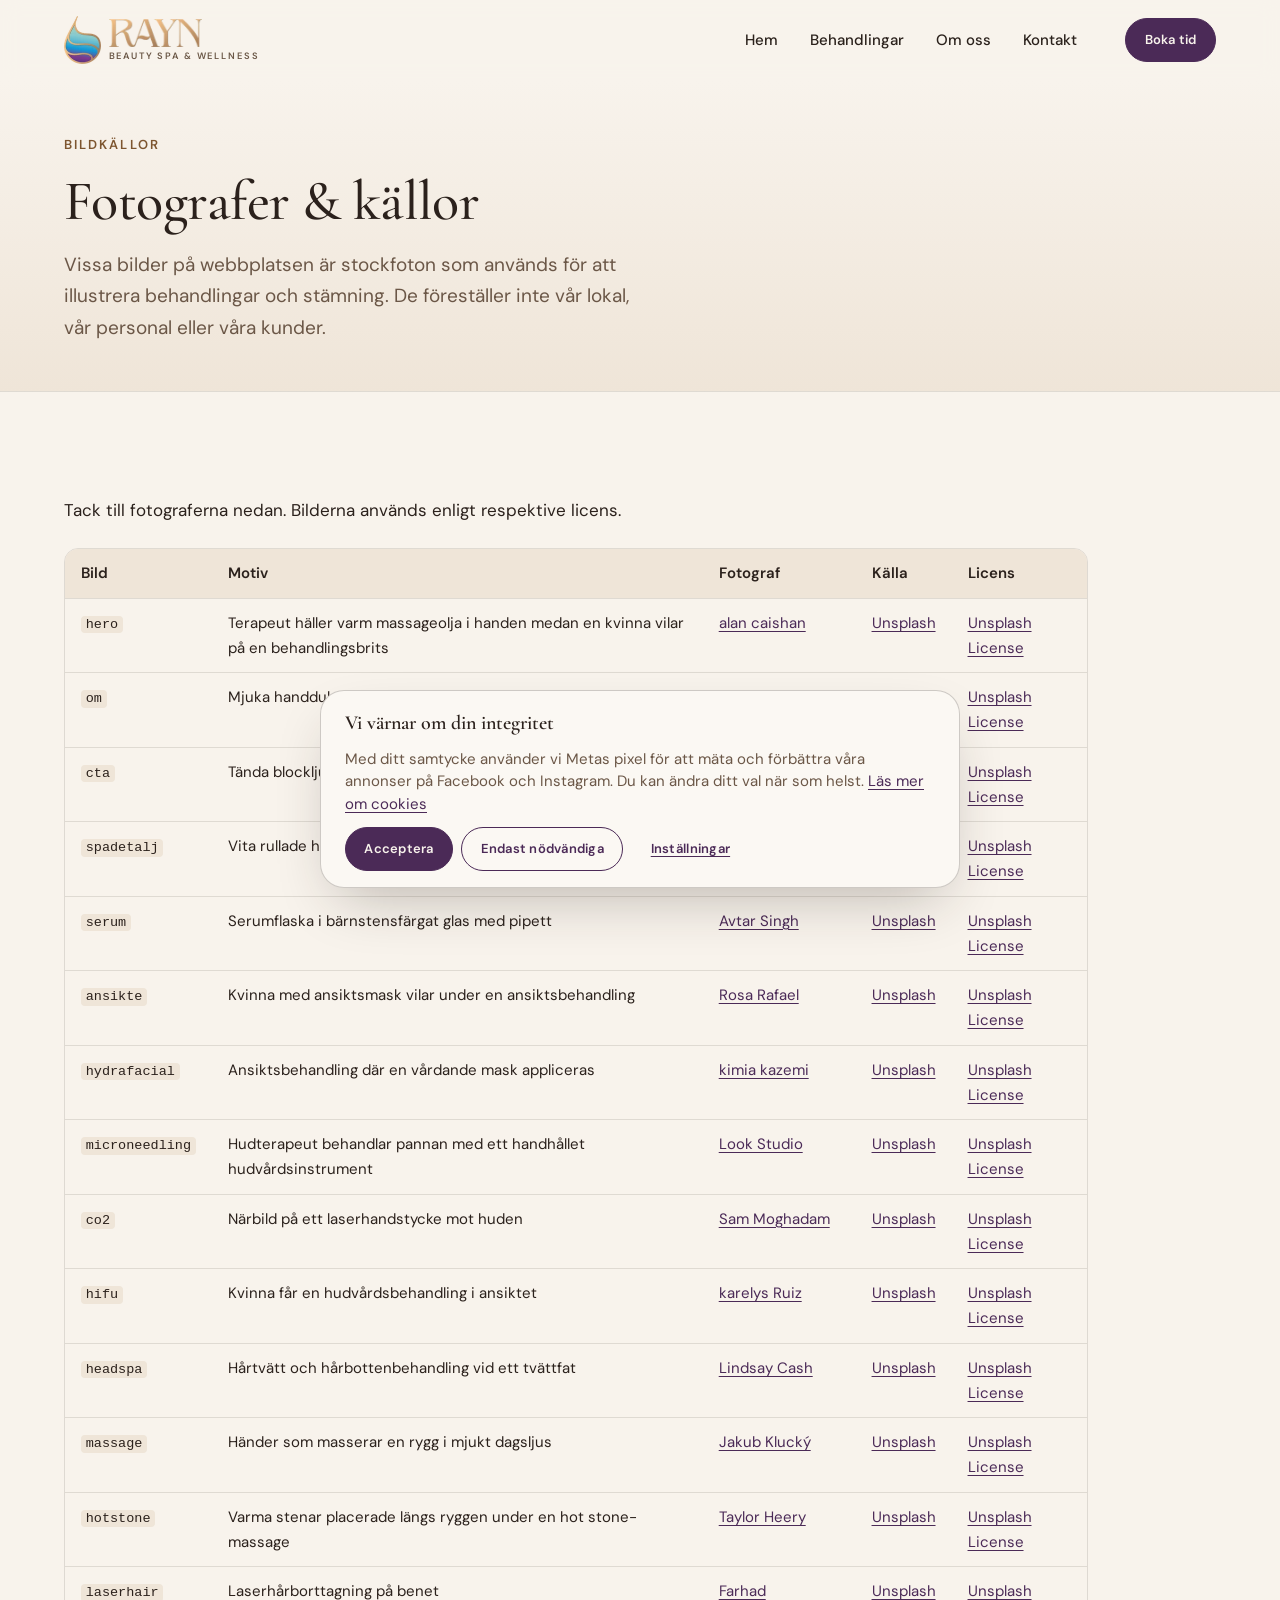
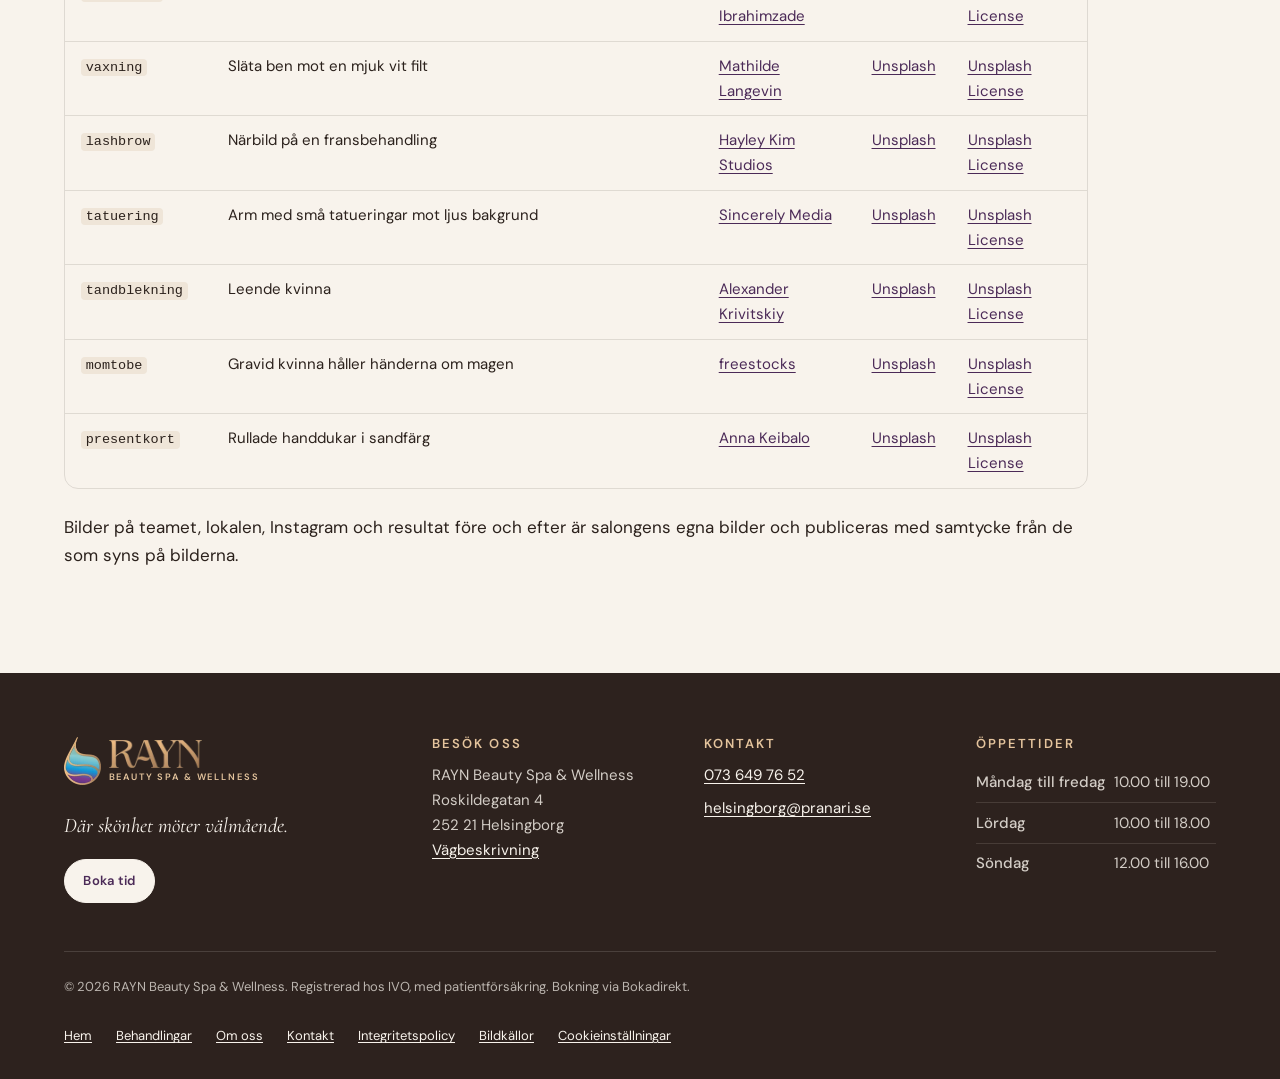
<file: credits.html>
<!DOCTYPE html>
<html lang="sv" data-root="">
<head>
  <meta charset="utf-8">
  <meta name="viewport" content="width=device-width, initial-scale=1">
  <title>Bildkällor för RAYN Beauty Spa &amp; Wellness</title>
  <meta name="description" content="Fotografer och källor för stockfoton som används på RAYN Beauty Spa &amp; Wellness webbplats.">
  <meta name="robots" content="index, follow">
  <link rel="canonical" href="https://www.raynbeauty.se/credits.html">
  <meta name="theme-color" content="#f8f3ec">

  <!-- Open Graph (delning på Facebook/Instagram/Messenger) -->
  <meta property="og:type" content="website">
  <meta property="og:locale" content="sv_SE">
  <meta property="og:site_name" content="RAYN Beauty Spa &amp; Wellness">
  <meta property="og:title" content="Bildkällor för RAYN Beauty Spa &amp; Wellness">
  <meta property="og:description" content="Fotografer och källor för stockfoton som används på RAYN Beauty Spa &amp; Wellness webbplats.">
  <meta property="og:url" content="https://www.raynbeauty.se/credits.html">
  <meta property="og:image" content="https://images.unsplash.com/photo-1621468644467-37e6df96e446?w=1200&amp;h=630&amp;fit=crop&amp;q=75&amp;fm=webp">
  <meta property="og:image:width" content="1200">
  <meta property="og:image:height" content="630">
  <meta property="og:image:alt" content="Vita rullade handdukar, ett doftljus och en borste">
  <meta name="twitter:card" content="summary_large_image">

  <link rel="icon" href="images/favicon.svg" type="image/svg+xml">
  <link rel="icon" href="images/favicon-64.png" type="image/png" sizes="64x64">
  <link rel="apple-touch-icon" href="images/apple-touch-icon.png">

  <!-- Kritiskt: CSS först, sedan bilder; typsnitt laddas utan att blockera rendering -->
  <link rel="stylesheet" href="css/style.css">
  <link rel="preconnect" href="https://images.unsplash.com">
  <link rel="preconnect" href="https://fonts.googleapis.com">
  <link rel="preconnect" href="https://fonts.gstatic.com" crossorigin>
  <link rel="stylesheet" href="https://fonts.googleapis.com/css2?family=Cormorant+Garamond:ital,wght@0,500;0,600;1,500&family=DM+Sans:opsz,wght@9..40,400;9..40,500;9..40,600&display=swap" media="print" onload="this.media='all'">
  <noscript><link rel="stylesheet" href="https://fonts.googleapis.com/css2?family=Cormorant+Garamond:ital,wght@0,500;0,600;1,500&family=DM+Sans:opsz,wght@9..40,400;9..40,500;9..40,600&display=swap"></noscript>
  <script>document.documentElement.classList.add('js');</script>
</head>
<body data-page-type="credits">
  <a class="skip-link" href="#main">Hoppa till innehållet</a>

  <!-- ===== HEADER START (identisk på alla huvudsidor – uppdatera i alla filer) ===== -->
  <header class="site-header">
    <div class="container site-header__inner">
      <a class="logo" href="index.html"><img class="logo__mark" src="images/logo/rayn-mark.webp" alt="" width="73" height="96"><span class="logo__text"><img class="logo__word" src="images/logo/rayn-wordmark.webp" alt="RAYN" width="208" height="64"><span class="logo__sub">Beauty Spa &amp; Wellness</span></span><span class="visually-hidden">, till startsidan</span></a>
      <nav class="site-nav" id="site-nav" aria-label="Huvudmeny">
        <ul>
          <li><a href="index.html">Hem</a></li>
          <li><a href="behandlingar.html">Behandlingar</a></li>
          <li><a href="om-oss.html">Om oss</a></li>
          <li><a href="kontakt.html">Kontakt</a></li>
        </ul>
      </nav>
      <div class="site-header__actions">
        <a href="https://www.bokadirekt.se/places/rayn-beauty-spa-wellness-132804" class="btn btn--primary btn--sm" target="_blank" rel="noopener" data-book data-position="header" aria-label="Boka tid hos RAYN på Bokadirekt (öppnas i ny flik)">Boka tid</a>
        <button class="nav-toggle" type="button" aria-expanded="false" aria-controls="site-nav" aria-label="Öppna meny" data-nav-toggle>
          <span class="nav-toggle__bars"></span>
        </button>
      </div>
    </div>
  </header>
  <!-- ===== HEADER SLUT ===== -->

  <main id="main">
    <section class="page-hero" aria-labelledby="page-title">
      <div class="container">
        <p class="eyebrow">Bildkällor</p>
        <h1 id="page-title">Fotografer &amp; källor</h1>
        <p class="lead">Vissa bilder på webbplatsen är stockfoton som används för att illustrera behandlingar och stämning. De föreställer inte vår lokal, vår personal eller våra kunder.</p>
      </div>
    </section>
    <section class="section">
      <div class="container">
        <div class="prose prose--wide">
          <p>Tack till fotograferna nedan. Bilderna används enligt respektive licens.</p>
          <div class="table-wrap">
            <table data-credits-table>
              <thead><tr><th scope="col">Bild</th><th scope="col">Motiv</th><th scope="col">Fotograf</th><th scope="col">Källa</th><th scope="col">Licens</th></tr></thead>
              <tbody>
              <tr><td><code>hero</code></td><td>Terapeut häller varm massageolja i handen medan en kvinna vilar på en behandlingsbrits</td><td><a href="https://unsplash.com/@caishan119" target="_blank" rel="noopener">alan caishan</a></td><td><a href="https://unsplash.com/photos/woman-lying-with-prone-position-cU53ZFBr3lk" target="_blank" rel="noopener">Unsplash</a></td><td><a href="https://unsplash.com/license" target="_blank" rel="noopener">Unsplash License</a></td></tr>
              <tr><td><code>om</code></td><td>Mjuka handdukar i taupe och tända värmeljus</td><td><a href="https://unsplash.com/@anyutakejbalo" target="_blank" rel="noopener">Anna Keibalo</a></td><td><a href="https://unsplash.com/photos/a-couple-of-candles-sitting-on-top-of-a-table-q8xEBCO6DQg" target="_blank" rel="noopener">Unsplash</a></td><td><a href="https://unsplash.com/license" target="_blank" rel="noopener">Unsplash License</a></td></tr>
              <tr><td><code>cta</code></td><td>Tända blockljus i varmt ljus</td><td><a href="https://unsplash.com/@sixteenmilesout" target="_blank" rel="noopener">Sixteen Miles Out</a></td><td><a href="https://unsplash.com/photos/white-pillar-candles-on-brown-wooden-table-bdVmIkx_gIs" target="_blank" rel="noopener">Unsplash</a></td><td><a href="https://unsplash.com/license" target="_blank" rel="noopener">Unsplash License</a></td></tr>
              <tr><td><code>spadetalj</code></td><td>Vita rullade handdukar, ett doftljus och en borste</td><td><a href="https://unsplash.com/@susan_wilkinson" target="_blank" rel="noopener">Susan Wilkinson</a></td><td><a href="https://unsplash.com/photos/brown-can-on-white-textile-GmR4OXwt2p8" target="_blank" rel="noopener">Unsplash</a></td><td><a href="https://unsplash.com/license" target="_blank" rel="noopener">Unsplash License</a></td></tr>
              <tr><td><code>serum</code></td><td>Serumflaska i bärnstensfärgat glas med pipett</td><td><a href="https://unsplash.com/@avtar9w" target="_blank" rel="noopener">Avtar Singh</a></td><td><a href="https://unsplash.com/photos/amber-glass-dropper-bottle-with-blank-label-on-concrete-block-MkuwnDkT1s0" target="_blank" rel="noopener">Unsplash</a></td><td><a href="https://unsplash.com/license" target="_blank" rel="noopener">Unsplash License</a></td></tr>
              <tr><td><code>ansikte</code></td><td>Kvinna med ansiktsmask vilar under en ansiktsbehandling</td><td><a href="https://unsplash.com/@rosarafael" target="_blank" rel="noopener">Rosa Rafael</a></td><td><a href="https://unsplash.com/photos/woman-receiving-facial-mask-treatment-at-spa-Pe9IXUuC6QU" target="_blank" rel="noopener">Unsplash</a></td><td><a href="https://unsplash.com/license" target="_blank" rel="noopener">Unsplash License</a></td></tr>
              <tr><td><code>hydrafacial</code></td><td>Ansiktsbehandling där en vårdande mask appliceras</td><td><a href="https://unsplash.com/@kimick" target="_blank" rel="noopener">kimia kazemi</a></td><td><a href="https://unsplash.com/photos/a-person-receiving-a-facial-treatment-RbIcMsh0NSk" target="_blank" rel="noopener">Unsplash</a></td><td><a href="https://unsplash.com/license" target="_blank" rel="noopener">Unsplash License</a></td></tr>
              <tr><td><code>microneedling</code></td><td>Hudterapeut behandlar pannan med ett handhållet hudvårdsinstrument</td><td><a href="https://unsplash.com/@lookphoto" target="_blank" rel="noopener">Look Studio</a></td><td><a href="https://unsplash.com/photos/a-woman-getting-a-facial-peel-from-a-doctor-HtXyytr9304" target="_blank" rel="noopener">Unsplash</a></td><td><a href="https://unsplash.com/license" target="_blank" rel="noopener">Unsplash License</a></td></tr>
              <tr><td><code>co2</code></td><td>Närbild på ett laserhandstycke mot huden</td><td><a href="https://unsplash.com/@sammoghadam" target="_blank" rel="noopener">Sam Moghadam</a></td><td><a href="https://unsplash.com/photos/person-holding-white-and-orange-device-IgAa6frsVyQ" target="_blank" rel="noopener">Unsplash</a></td><td><a href="https://unsplash.com/license" target="_blank" rel="noopener">Unsplash License</a></td></tr>
              <tr><td><code>hifu</code></td><td>Kvinna får en hudvårdsbehandling i ansiktet</td><td><a href="https://unsplash.com/@karelysruiz" target="_blank" rel="noopener">karelys Ruiz</a></td><td><a href="https://unsplash.com/photos/woman-receiving-facial-skincare-treatment-PqyzuzFiQfY" target="_blank" rel="noopener">Unsplash</a></td><td><a href="https://unsplash.com/license" target="_blank" rel="noopener">Unsplash License</a></td></tr>
              <tr><td><code>headspa</code></td><td>Hårtvätt och hårbottenbehandling vid ett tvättfat</td><td><a href="https://unsplash.com/@lindsayrc81" target="_blank" rel="noopener">Lindsay Cash</a></td><td><a href="https://unsplash.com/photos/a-woman-getting-her-hair-cut-by-a-hair-stylist-Md_DhaFsnCQ" target="_blank" rel="noopener">Unsplash</a></td><td><a href="https://unsplash.com/license" target="_blank" rel="noopener">Unsplash License</a></td></tr>
              <tr><td><code>massage</code></td><td>Händer som masserar en rygg i mjukt dagsljus</td><td><a href="https://unsplash.com/@jakubklucky" target="_blank" rel="noopener">Jakub Klucký</a></td><td><a href="https://unsplash.com/photos/massage-therapist-giving-a-back-massage-7yeqemd-p90" target="_blank" rel="noopener">Unsplash</a></td><td><a href="https://unsplash.com/license" target="_blank" rel="noopener">Unsplash License</a></td></tr>
              <tr><td><code>hotstone</code></td><td>Varma stenar placerade längs ryggen under en hot stone-massage</td><td><a href="https://unsplash.com/@taylorheeryphoto" target="_blank" rel="noopener">Taylor Heery</a></td><td><a href="https://unsplash.com/photos/a-woman-laying-on-top-of-a-bed-under-a-blanket-M7n7YTkPAfA" target="_blank" rel="noopener">Unsplash</a></td><td><a href="https://unsplash.com/license" target="_blank" rel="noopener">Unsplash License</a></td></tr>
              <tr><td><code>laserhair</code></td><td>Laserhårborttagning på benet</td><td><a href="https://unsplash.com/@ferhadd" target="_blank" rel="noopener">Farhad Ibrahimzade</a></td><td><a href="https://unsplash.com/photos/laser-hair-removal-on-leg-szpFxaqS658" target="_blank" rel="noopener">Unsplash</a></td><td><a href="https://unsplash.com/license" target="_blank" rel="noopener">Unsplash License</a></td></tr>
              <tr><td><code>vaxning</code></td><td>Släta ben mot en mjuk vit filt</td><td><a href="https://unsplash.com/@mathildelangevin" target="_blank" rel="noopener">Mathilde Langevin</a></td><td><a href="https://unsplash.com/photos/a-womans-feet-with-a-ring-on-her-toe-PPodmkas_j0" target="_blank" rel="noopener">Unsplash</a></td><td><a href="https://unsplash.com/license" target="_blank" rel="noopener">Unsplash License</a></td></tr>
              <tr><td><code>lashbrow</code></td><td>Närbild på en fransbehandling</td><td><a href="https://unsplash.com/@hayleykimstudios" target="_blank" rel="noopener">Hayley Kim Studios</a></td><td><a href="https://unsplash.com/photos/eyelash-extensions-application-in-salon-sRSRuxkOuzI" target="_blank" rel="noopener">Unsplash</a></td><td><a href="https://unsplash.com/license" target="_blank" rel="noopener">Unsplash License</a></td></tr>
              <tr><td><code>tatuering</code></td><td>Arm med små tatueringar mot ljus bakgrund</td><td><a href="https://unsplash.com/@sincerelymedia" target="_blank" rel="noopener">Sincerely Media</a></td><td><a href="https://unsplash.com/photos/person-showing-arm-and-wrist-tattoo-CjHJbp3zInA" target="_blank" rel="noopener">Unsplash</a></td><td><a href="https://unsplash.com/license" target="_blank" rel="noopener">Unsplash License</a></td></tr>
              <tr><td><code>tandblekning</code></td><td>Leende kvinna</td><td><a href="https://unsplash.com/@krivitskiy" target="_blank" rel="noopener">Alexander Krivitskiy</a></td><td><a href="https://unsplash.com/photos/woman-in-white-fur-coat--x5vrLlYEsw" target="_blank" rel="noopener">Unsplash</a></td><td><a href="https://unsplash.com/license" target="_blank" rel="noopener">Unsplash License</a></td></tr>
              <tr><td><code>momtobe</code></td><td>Gravid kvinna håller händerna om magen</td><td><a href="https://unsplash.com/@freestocks" target="_blank" rel="noopener">freestocks</a></td><td><a href="https://unsplash.com/photos/pregnant-woman-cradling-her-belly-ux53SGpRAHU" target="_blank" rel="noopener">Unsplash</a></td><td><a href="https://unsplash.com/license" target="_blank" rel="noopener">Unsplash License</a></td></tr>
              <tr><td><code>presentkort</code></td><td>Rullade handdukar i sandfärg</td><td><a href="https://unsplash.com/@anyutakejbalo" target="_blank" rel="noopener">Anna Keibalo</a></td><td><a href="https://unsplash.com/photos/a-couple-of-rolled-up-towels-sitting-on-top-of-a-bed--kYCpF55lIg" target="_blank" rel="noopener">Unsplash</a></td><td><a href="https://unsplash.com/license" target="_blank" rel="noopener">Unsplash License</a></td></tr>
              </tbody>
            </table>
          </div>
          <p>Bilder på teamet, lokalen, Instagram och resultat före och efter är salongens egna bilder och publiceras med samtycke från de som syns på bilderna.</p>
        </div>
      </div>
    </section>
  </main>

  <!-- ===== FOOTER START (identisk på alla huvudsidor – uppdatera i alla filer) ===== -->
  <footer class="site-footer" data-sticky-hide>
    <div class="container">
      <div class="site-footer__grid">
        <div>
          <a class="logo logo--light" href="index.html"><img class="logo__mark" src="images/logo/rayn-mark.webp" alt="" width="73" height="96"><span class="logo__text"><img class="logo__word" src="images/logo/rayn-wordmark.webp" alt="RAYN" width="208" height="64"><span class="logo__sub">Beauty Spa &amp; Wellness</span></span><span class="visually-hidden">, till startsidan</span></a>
          <p class="site-footer__tagline">Där skönhet möter välmående.</p>
          <p><a href="https://www.bokadirekt.se/places/rayn-beauty-spa-wellness-132804" class="btn btn--light btn--sm" target="_blank" rel="noopener" data-book data-position="footer" aria-label="Boka tid på Bokadirekt (öppnas i ny flik)">Boka tid</a></p>
        </div>
        <div>
          <h2>Besök oss</h2>
          <address>
            RAYN Beauty Spa &amp; Wellness<br>
            Roskildegatan 4<br>
            252 21 Helsingborg
          </address>
          <p><a href="https://www.google.com/maps/search/?api=1&query=Roskildegatan+4%2C+252+21+Helsingborg" target="_blank" rel="noopener">Vägbeskrivning</a></p>
        </div>
        <div>
          <h2>Kontakt</h2>
          <ul>
            <li><a href="tel:+46736497652" data-position="footer">073 649 76 52</a></li>
            <li><a href="mailto:helsingborg@pranari.se" data-position="footer">helsingborg@pranari.se</a></li>
            <li><a href="#" data-instagram target="_blank" rel="noopener" hidden>Instagram</a></li>
          </ul>
        </div>
        <div>
          <h2>Öppettider</h2>
          <table class="hours">
            <caption class="visually-hidden">Öppettider</caption>
            <tbody>
            <tr><th scope="row">Måndag till fredag</th><td>10.00 till 19.00</td></tr>
            <tr><th scope="row">Lördag</th><td>10.00 till 18.00</td></tr>
            <tr><th scope="row">Söndag</th><td>12.00 till 16.00</td></tr>
            </tbody>
          </table>
        </div>
      </div>
      <div class="site-footer__bottom">
        <p>&copy; <span data-year>2026</span> RAYN Beauty Spa &amp; Wellness. Registrerad hos IVO, med patientförsäkring. Bokning via Bokadirekt.</p>
        <ul>
            <li><a href="index.html">Hem</a></li>
            <li><a href="behandlingar.html">Behandlingar</a></li>
            <li><a href="om-oss.html">Om oss</a></li>
            <li><a href="kontakt.html">Kontakt</a></li>
            <li><a href="integritetspolicy.html">Integritetspolicy</a></li>
            <li><a href="credits.html">Bildkällor</a></li>
            <li><button type="button" class="link-button" data-consent-open>Cookieinställningar</button></li>
        </ul>
      </div>
    </div>
  </footer>
  <!-- ===== FOOTER SLUT ===== -->

  <!-- Skript: ordningen är viktig (config → bilder → samtycke → spårning → gränssnitt) -->
  <script src="js/config.js" defer></script>
  <script src="js/images.js" defer></script>
  <script src="js/consent.js" defer></script>
  <script src="js/tracking.js" defer></script>
  <script src="js/main.js" defer></script>
</body>
</html>
</file>
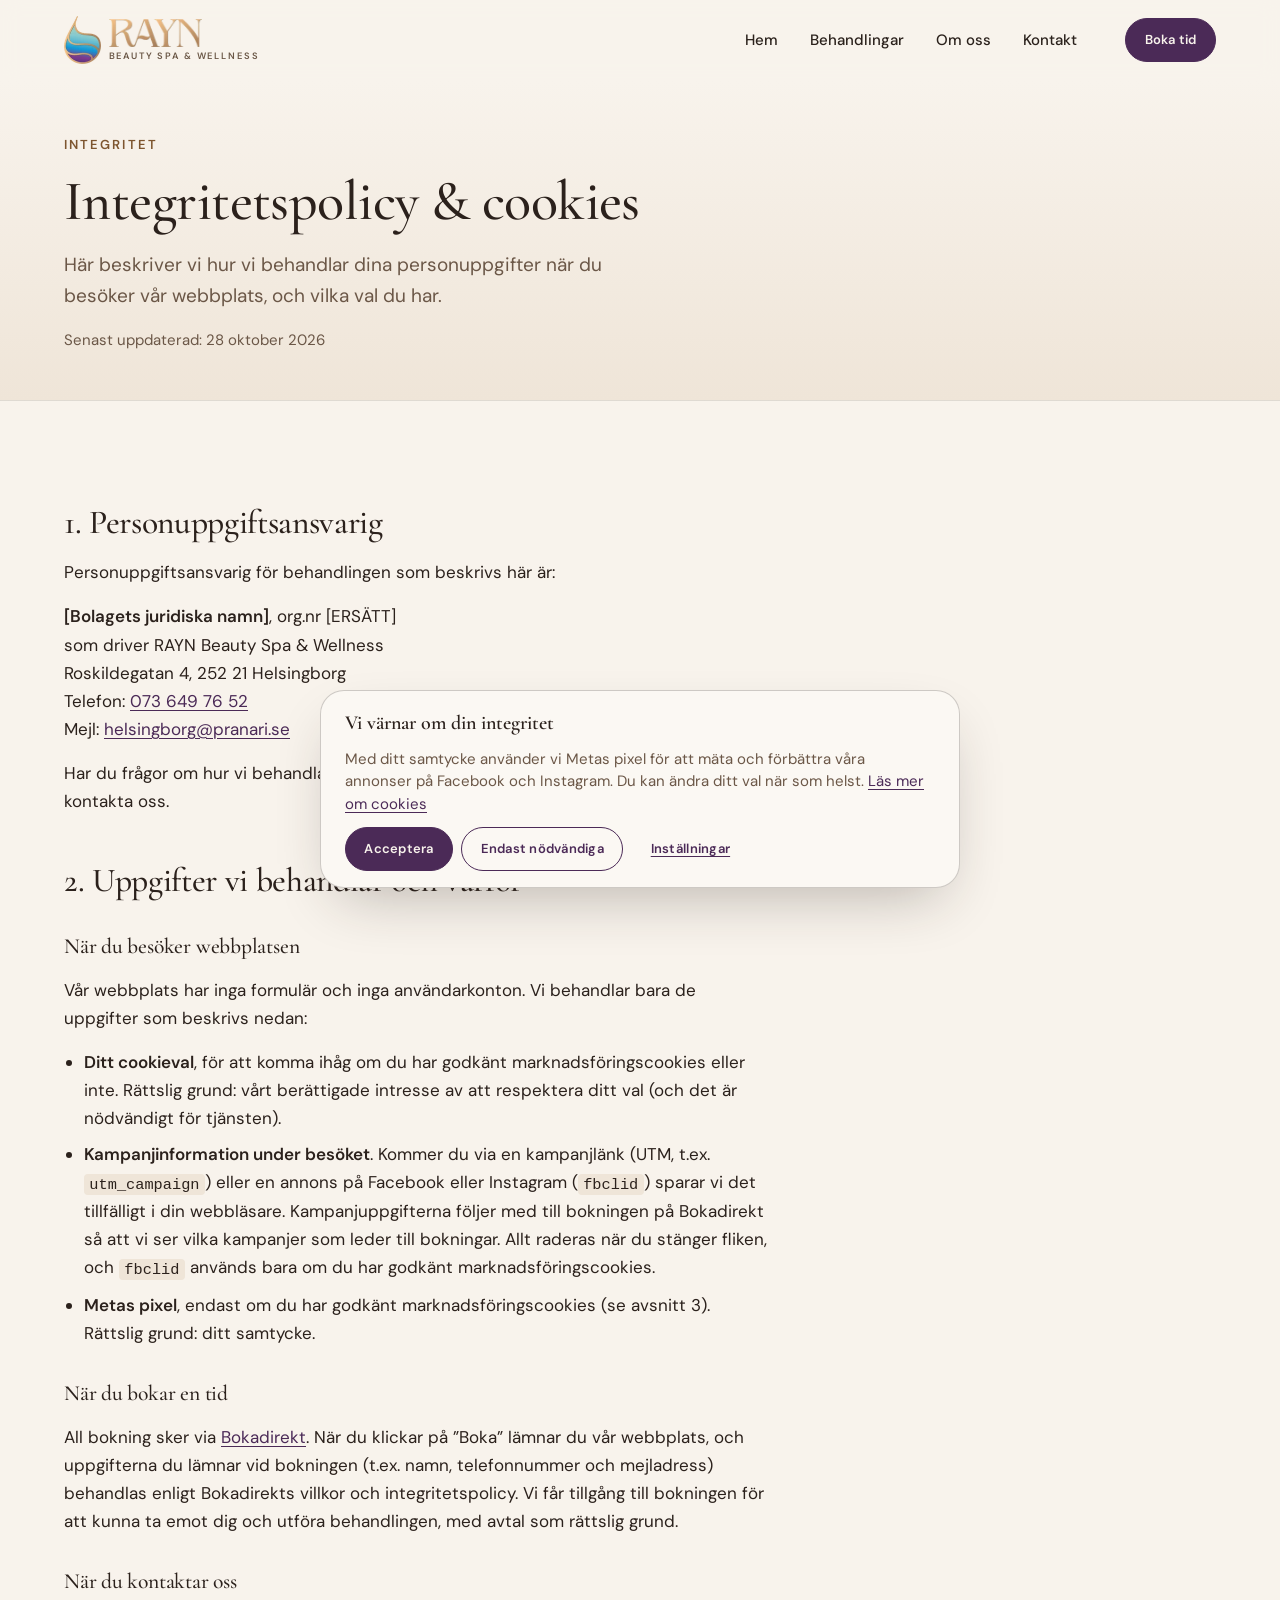
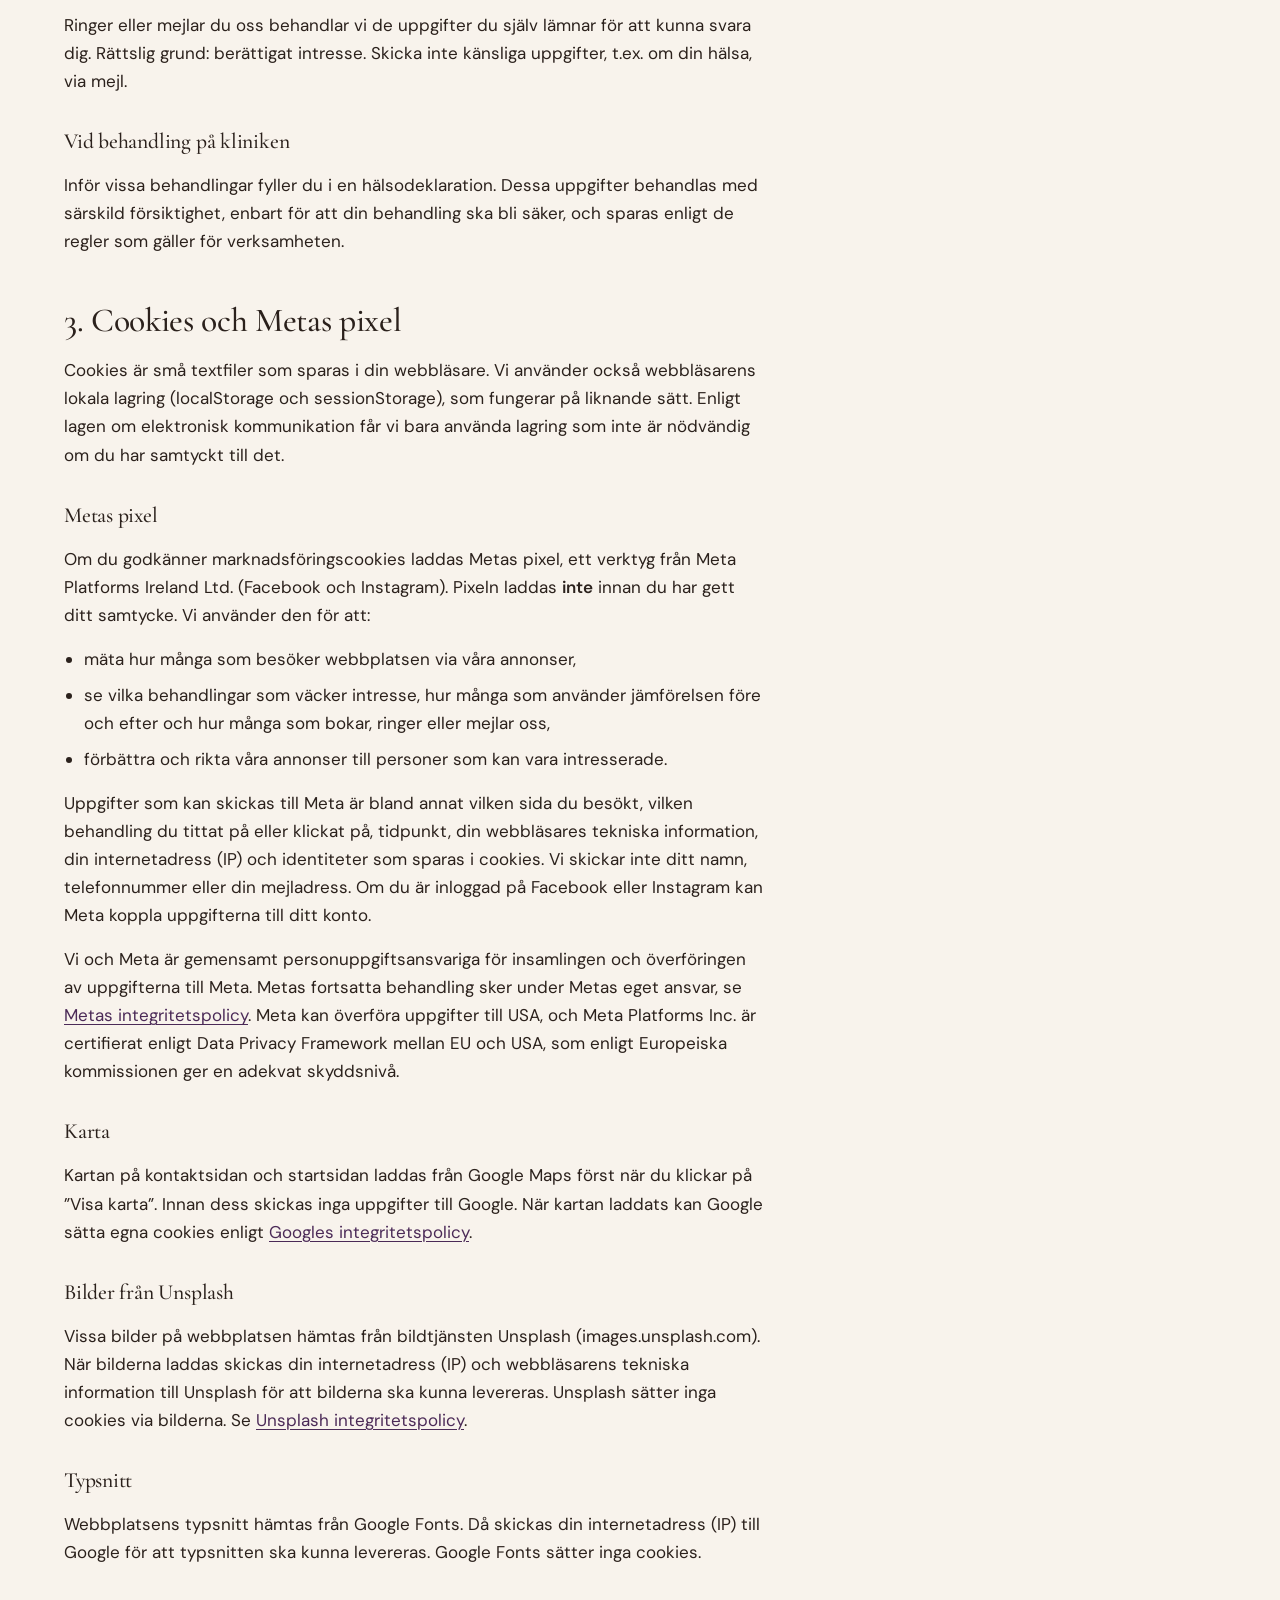
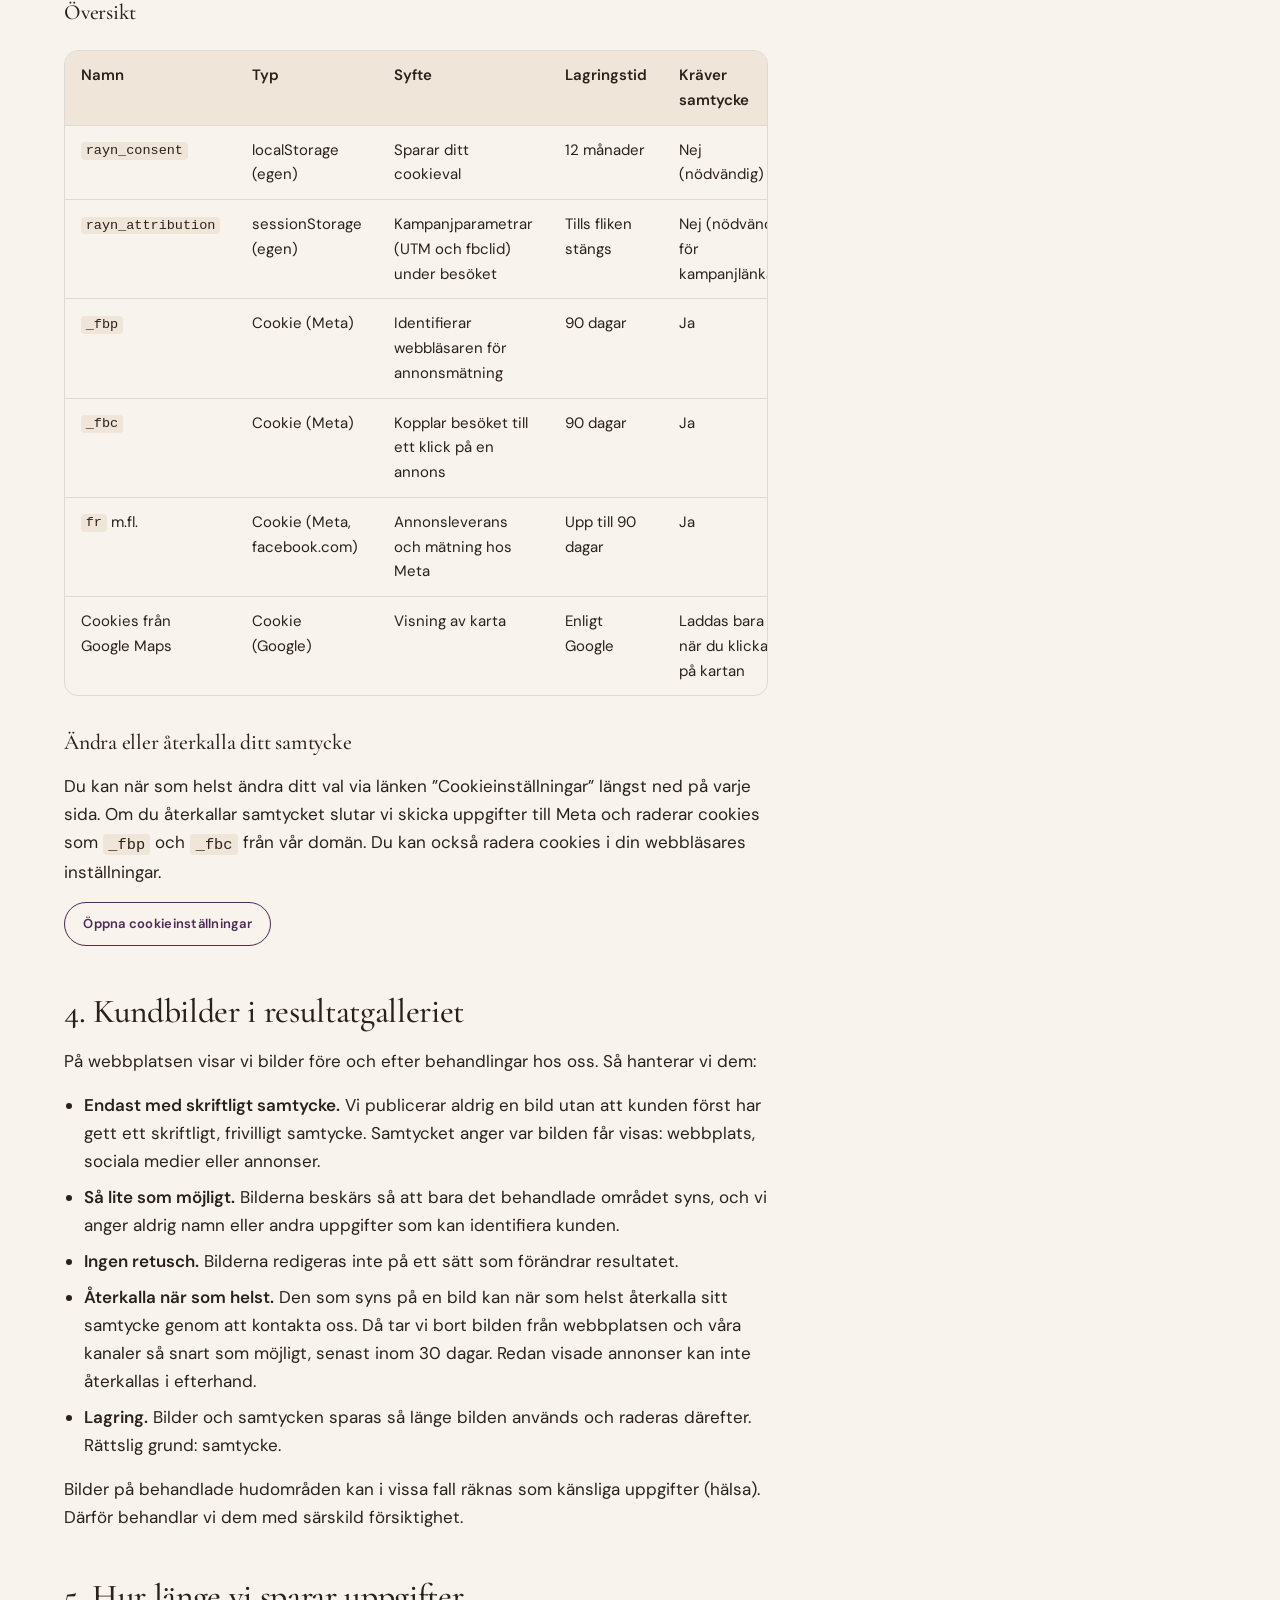
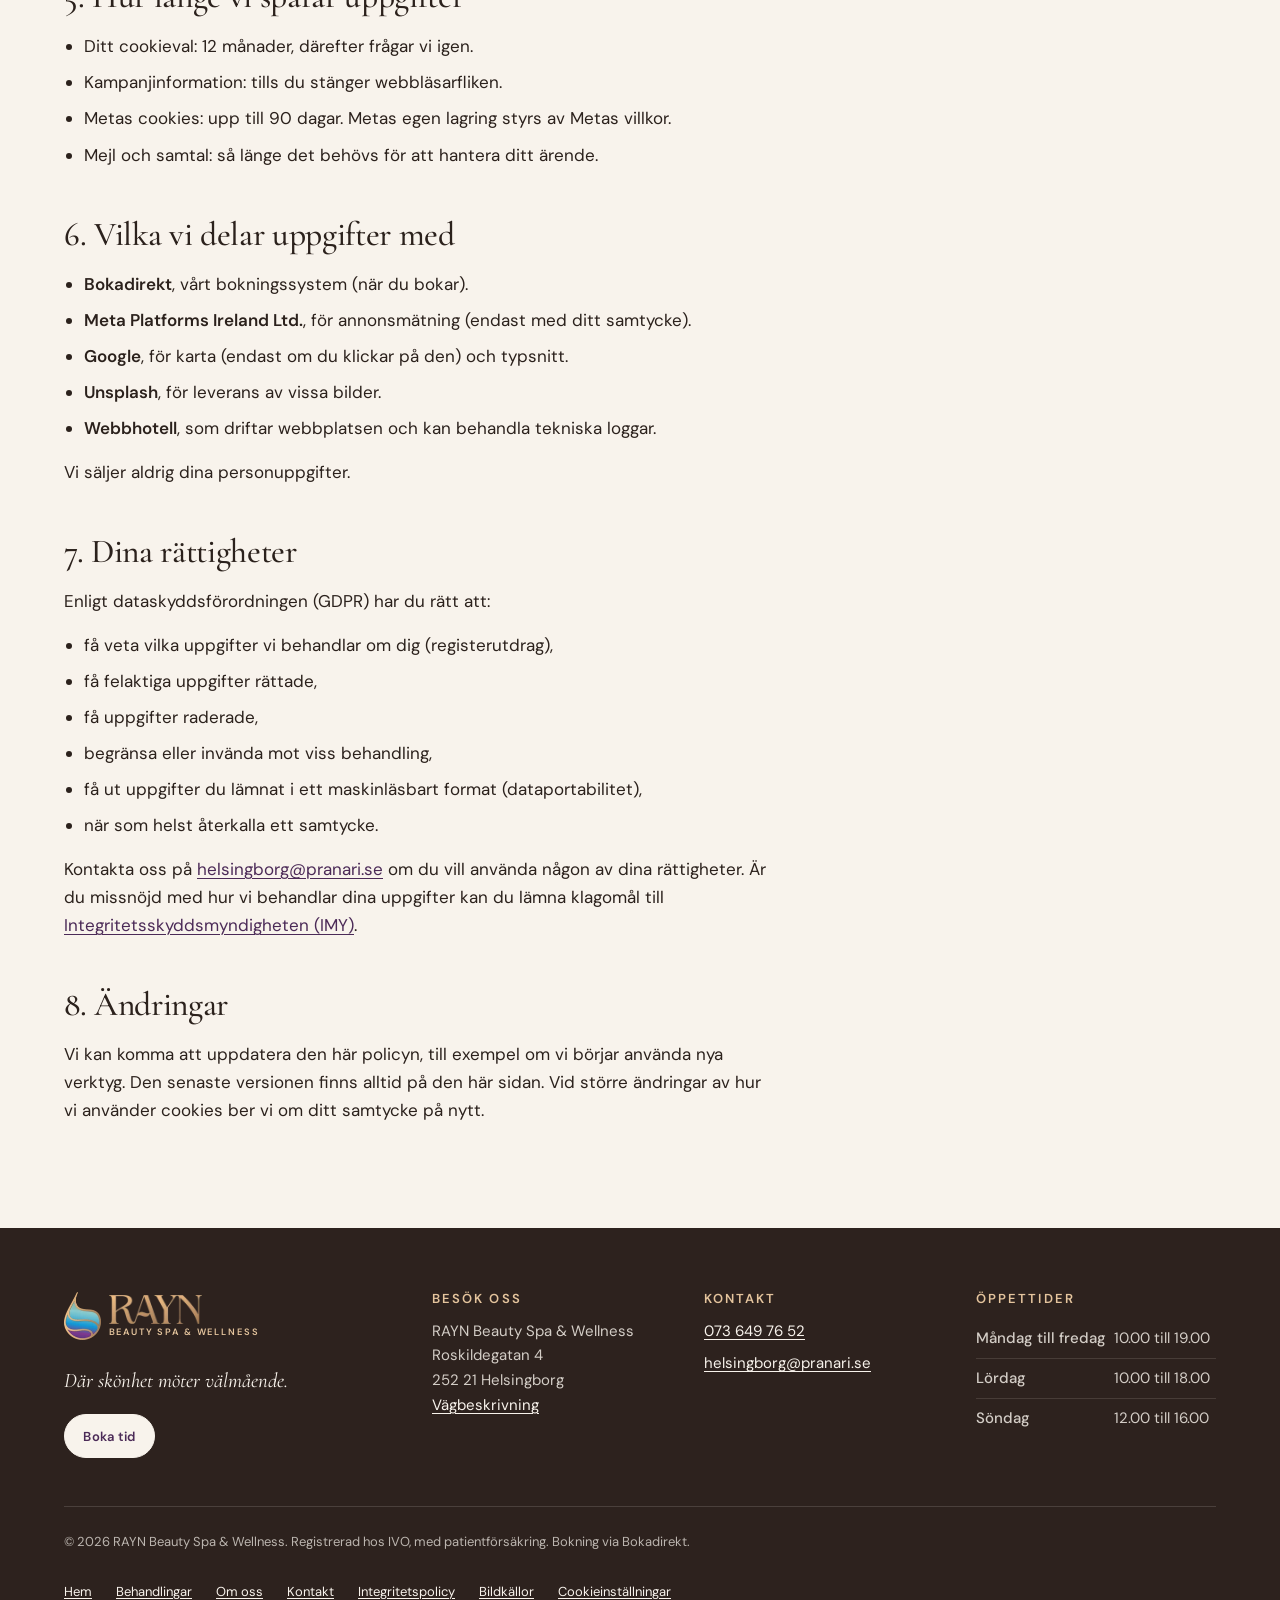
<file: integritetspolicy.html>
<!DOCTYPE html>
<html lang="sv" data-root="">
<head>
  <meta charset="utf-8">
  <meta name="viewport" content="width=device-width, initial-scale=1">
  <title>Integritetspolicy och cookies för RAYN Beauty Spa &amp; Wellness</title>
  <meta name="description" content="Så behandlar RAYN Beauty Spa &amp; Wellness dina personuppgifter, hur vi använder cookies och Metas pixel, och vilka rättigheter du har enligt GDPR.">
  <meta name="robots" content="index, follow">
  <link rel="canonical" href="https://www.raynbeauty.se/integritetspolicy.html">
  <meta name="theme-color" content="#f8f3ec">

  <!-- Open Graph (delning på Facebook/Instagram/Messenger) -->
  <meta property="og:type" content="website">
  <meta property="og:locale" content="sv_SE">
  <meta property="og:site_name" content="RAYN Beauty Spa &amp; Wellness">
  <meta property="og:title" content="Integritetspolicy och cookies för RAYN Beauty Spa &amp; Wellness">
  <meta property="og:description" content="Så behandlar RAYN Beauty Spa &amp; Wellness dina personuppgifter, hur vi använder cookies och Metas pixel, och vilka rättigheter du har enligt GDPR.">
  <meta property="og:url" content="https://www.raynbeauty.se/integritetspolicy.html">
  <meta property="og:image" content="https://images.unsplash.com/photo-1544161515-4ab6ce6db874?w=1200&amp;h=630&amp;fit=crop&amp;q=75&amp;fm=webp">
  <meta property="og:image:width" content="1200">
  <meta property="og:image:height" content="630">
  <meta property="og:image:alt" content="Terapeut häller varm massageolja i handen medan en kvinna vilar på en behandlingsbrits">
  <meta name="twitter:card" content="summary_large_image">

  <link rel="icon" href="images/favicon.svg" type="image/svg+xml">
  <link rel="icon" href="images/favicon-64.png" type="image/png" sizes="64x64">
  <link rel="apple-touch-icon" href="images/apple-touch-icon.png">

  <!-- Kritiskt: CSS först, sedan bilder; typsnitt laddas utan att blockera rendering -->
  <link rel="stylesheet" href="css/style.css">
  <link rel="preconnect" href="https://images.unsplash.com">
  <link rel="preconnect" href="https://fonts.googleapis.com">
  <link rel="preconnect" href="https://fonts.gstatic.com" crossorigin>
  <link rel="stylesheet" href="https://fonts.googleapis.com/css2?family=Cormorant+Garamond:ital,wght@0,500;0,600;1,500&family=DM+Sans:opsz,wght@9..40,400;9..40,500;9..40,600&display=swap" media="print" onload="this.media='all'">
  <noscript><link rel="stylesheet" href="https://fonts.googleapis.com/css2?family=Cormorant+Garamond:ital,wght@0,500;0,600;1,500&family=DM+Sans:opsz,wght@9..40,400;9..40,500;9..40,600&display=swap"></noscript>
  <script>document.documentElement.classList.add('js');</script>
</head>
<body data-page-type="privacy">
  <a class="skip-link" href="#main">Hoppa till innehållet</a>

  <!-- ===== HEADER START (identisk på alla huvudsidor – uppdatera i alla filer) ===== -->
  <header class="site-header">
    <div class="container site-header__inner">
      <a class="logo" href="index.html"><img class="logo__mark" src="images/logo/rayn-mark.webp" alt="" width="73" height="96"><span class="logo__text"><img class="logo__word" src="images/logo/rayn-wordmark.webp" alt="RAYN" width="208" height="64"><span class="logo__sub">Beauty Spa &amp; Wellness</span></span><span class="visually-hidden">, till startsidan</span></a>
      <nav class="site-nav" id="site-nav" aria-label="Huvudmeny">
        <ul>
          <li><a href="index.html">Hem</a></li>
          <li><a href="behandlingar.html">Behandlingar</a></li>
          <li><a href="om-oss.html">Om oss</a></li>
          <li><a href="kontakt.html">Kontakt</a></li>
        </ul>
      </nav>
      <div class="site-header__actions">
        <a href="https://www.bokadirekt.se/places/rayn-beauty-spa-wellness-132804" class="btn btn--primary btn--sm" target="_blank" rel="noopener" data-book data-position="header" aria-label="Boka tid hos RAYN på Bokadirekt (öppnas i ny flik)">Boka tid</a>
        <button class="nav-toggle" type="button" aria-expanded="false" aria-controls="site-nav" aria-label="Öppna meny" data-nav-toggle>
          <span class="nav-toggle__bars"></span>
        </button>
      </div>
    </div>
  </header>
  <!-- ===== HEADER SLUT ===== -->

  <main id="main">

    <section class="page-hero" aria-labelledby="page-title">
      <div class="container">
        <p class="eyebrow">Integritet</p>
        <h1 id="page-title">Integritetspolicy &amp; cookies</h1>
        <p class="lead">Här beskriver vi hur vi behandlar dina personuppgifter när du besöker vår webbplats, och vilka val du har.</p>
        <p class="page-hero__meta">Senast uppdaterad: 28 oktober 2026</p>
      </div>
    </section>

    <section class="section">
      <div class="container">
        <div class="prose">

          <h2 id="ansvarig">1. Personuppgiftsansvarig</h2>
          <p>Personuppgiftsansvarig för behandlingen som beskrivs här är:</p>
          <p>
            <!-- VERIFIERA: juridiskt bolagsnamn och organisationsnummer -->
            <strong>[Bolagets juridiska namn]</strong>, org.nr [ERSÄTT]<br>
            som driver RAYN Beauty Spa &amp; Wellness<br>
            Roskildegatan 4, 252 21 Helsingborg<br>
            Telefon: <a href="tel:+46736497652">073 649 76 52</a><br>
            Mejl: <a href="mailto:helsingborg@pranari.se">helsingborg@pranari.se</a>
          </p>
          <p>Har du frågor om hur vi behandlar dina personuppgifter är du alltid välkommen att kontakta oss.</p>

          <h2 id="vilka">2. Uppgifter vi behandlar och varför</h2>

          <h3>När du besöker webbplatsen</h3>
          <p>Vår webbplats har inga formulär och inga användarkonton. Vi behandlar bara de uppgifter som beskrivs nedan:</p>
          <ul>
            <li><strong>Ditt cookieval</strong>, för att komma ihåg om du har godkänt marknadsföringscookies eller inte. Rättslig grund: vårt berättigade intresse av att respektera ditt val (och det är nödvändigt för tjänsten).</li>
            <li><strong>Kampanjinformation under besöket</strong>. Kommer du via en kampanjlänk (UTM, t.ex. <code>utm_campaign</code>) eller en annons på Facebook eller Instagram (<code>fbclid</code>) sparar vi det tillfälligt i din webbläsare. Kampanjuppgifterna följer med till bokningen på Bokadirekt så att vi ser vilka kampanjer som leder till bokningar. Allt raderas när du stänger fliken, och <code>fbclid</code> används bara om du har godkänt marknadsföringscookies.</li>
            <li><strong>Metas pixel</strong>, endast om du har godkänt marknadsföringscookies (se avsnitt 3). Rättslig grund: ditt samtycke.</li>
          </ul>

          <h3>När du bokar en tid</h3>
          <p>All bokning sker via <a href="https://www.bokadirekt.se" target="_blank" rel="noopener">Bokadirekt</a>. När du klickar på ”Boka” lämnar du vår webbplats, och uppgifterna du lämnar vid bokningen (t.ex. namn, telefonnummer och mejladress) behandlas enligt Bokadirekts villkor och integritetspolicy. Vi får tillgång till bokningen för att kunna ta emot dig och utföra behandlingen, med avtal som rättslig grund.</p>

          <h3>När du kontaktar oss</h3>
          <p>Ringer eller mejlar du oss behandlar vi de uppgifter du själv lämnar för att kunna svara dig. Rättslig grund: berättigat intresse. Skicka inte känsliga uppgifter, t.ex. om din hälsa, via mejl.</p>

          <h3>Vid behandling på kliniken</h3>
          <p>Inför vissa behandlingar fyller du i en hälsodeklaration. Dessa uppgifter behandlas med särskild försiktighet, enbart för att din behandling ska bli säker, och sparas enligt de regler som gäller för verksamheten. <!-- VERIFIERA: rutin för hälsodeklaration och journal samt lagringstid --></p>

          <h2 id="cookies">3. Cookies och Metas pixel</h2>
          <p>Cookies är små textfiler som sparas i din webbläsare. Vi använder också webbläsarens lokala lagring (localStorage och sessionStorage), som fungerar på liknande sätt. Enligt lagen om elektronisk kommunikation får vi bara använda lagring som inte är nödvändig om du har samtyckt till det.</p>

          <h3>Metas pixel</h3>
          <p>Om du godkänner marknadsföringscookies laddas Metas pixel, ett verktyg från Meta Platforms Ireland Ltd. (Facebook och Instagram). Pixeln laddas <strong>inte</strong> innan du har gett ditt samtycke. Vi använder den för att:</p>
          <ul>
            <li>mäta hur många som besöker webbplatsen via våra annonser,</li>
            <li>se vilka behandlingar som väcker intresse, hur många som använder jämförelsen före och efter och hur många som bokar, ringer eller mejlar oss,</li>
            <li>förbättra och rikta våra annonser till personer som kan vara intresserade.</li>
          </ul>
          <p>Uppgifter som kan skickas till Meta är bland annat vilken sida du besökt, vilken behandling du tittat på eller klickat på, tidpunkt, din webbläsares tekniska information, din internetadress (IP) och identiteter som sparas i cookies. Vi skickar inte ditt namn, telefonnummer eller din mejladress. Om du är inloggad på Facebook eller Instagram kan Meta koppla uppgifterna till ditt konto.</p>
          <p>Vi och Meta är gemensamt personuppgiftsansvariga för insamlingen och överföringen av uppgifterna till Meta. Metas fortsatta behandling sker under Metas eget ansvar, se <a href="https://www.facebook.com/privacy/policy/" target="_blank" rel="noopener">Metas integritetspolicy</a>. Meta kan överföra uppgifter till USA, och Meta Platforms Inc. är certifierat enligt Data Privacy Framework mellan EU och USA, som enligt Europeiska kommissionen ger en adekvat skyddsnivå.</p>
          <!-- Om ni kopplar Conversions API: lägg till en mening om att samma händelser även kan skickas från vår server till Meta, och vilken leverantör som används. -->

          <h3>Karta</h3>
          <p>Kartan på kontaktsidan och startsidan laddas från Google Maps först när du klickar på ”Visa karta”. Innan dess skickas inga uppgifter till Google. När kartan laddats kan Google sätta egna cookies enligt <a href="https://policies.google.com/privacy" target="_blank" rel="noopener">Googles integritetspolicy</a>.</p>

          <h3>Bilder från Unsplash</h3>
          <p>Vissa bilder på webbplatsen hämtas från bildtjänsten Unsplash (images.unsplash.com). När bilderna laddas skickas din internetadress (IP) och webbläsarens tekniska information till Unsplash för att bilderna ska kunna levereras. Unsplash sätter inga cookies via bilderna. Se <a href="https://unsplash.com/privacy" target="_blank" rel="noopener">Unsplash integritetspolicy</a>.</p>

          <h3>Typsnitt</h3>
          <p>Webbplatsens typsnitt hämtas från Google Fonts. Då skickas din internetadress (IP) till Google för att typsnitten ska kunna levereras. Google Fonts sätter inga cookies. <!-- Tips: för maximal integritet kan typsnitten laddas ned och hostas lokalt, se README. --></p>

          <h3>Översikt</h3>
          <div class="table-wrap">
            <table>
              <thead>
                <tr><th scope="col">Namn</th><th scope="col">Typ</th><th scope="col">Syfte</th><th scope="col">Lagringstid</th><th scope="col">Kräver samtycke</th></tr>
              </thead>
              <tbody>
                <tr><td><code>rayn_consent</code></td><td>localStorage (egen)</td><td>Sparar ditt cookieval</td><td>12 månader</td><td>Nej (nödvändig)</td></tr>
                <tr><td><code>rayn_attribution</code></td><td>sessionStorage (egen)</td><td>Kampanjparametrar (UTM och fbclid) under besöket</td><td>Tills fliken stängs</td><td>Nej (nödvändig för kampanjlänkar)</td></tr>
                <tr><td><code>_fbp</code></td><td>Cookie (Meta)</td><td>Identifierar webbläsaren för annonsmätning</td><td>90 dagar</td><td>Ja</td></tr>
                <tr><td><code>_fbc</code></td><td>Cookie (Meta)</td><td>Kopplar besöket till ett klick på en annons</td><td>90 dagar</td><td>Ja</td></tr>
                <tr><td><code>fr</code> m.fl.</td><td>Cookie (Meta, facebook.com)</td><td>Annonsleverans och mätning hos Meta</td><td>Upp till 90 dagar</td><td>Ja</td></tr>
                <tr><td>Cookies från Google Maps</td><td>Cookie (Google)</td><td>Visning av karta</td><td>Enligt Google</td><td>Laddas bara när du klickar på kartan</td></tr>
              </tbody>
            </table>
          </div>

          <h3>Ändra eller återkalla ditt samtycke</h3>
          <p>Du kan när som helst ändra ditt val via länken ”Cookieinställningar” längst ned på varje sida. Om du återkallar samtycket slutar vi skicka uppgifter till Meta och raderar cookies som <code>_fbp</code> och <code>_fbc</code> från vår domän. Du kan också radera cookies i din webbläsares inställningar.</p>
          <p><button type="button" class="btn btn--outline btn--sm" data-consent-open>Öppna cookieinställningar</button></p>

          <h2 id="kundbilder">4. Kundbilder i resultatgalleriet</h2>
          <p>På webbplatsen visar vi bilder före och efter behandlingar hos oss. Så hanterar vi dem:</p>
          <ul>
            <li><strong>Endast med skriftligt samtycke.</strong> Vi publicerar aldrig en bild utan att kunden först har gett ett skriftligt, frivilligt samtycke. Samtycket anger var bilden får visas: webbplats, sociala medier eller annonser.</li>
            <li><strong>Så lite som möjligt.</strong> Bilderna beskärs så att bara det behandlade området syns, och vi anger aldrig namn eller andra uppgifter som kan identifiera kunden.</li>
            <li><strong>Ingen retusch.</strong> Bilderna redigeras inte på ett sätt som förändrar resultatet.</li>
            <li><strong>Återkalla när som helst.</strong> Den som syns på en bild kan när som helst återkalla sitt samtycke genom att kontakta oss. Då tar vi bort bilden från webbplatsen och våra kanaler så snart som möjligt, senast inom 30 dagar. Redan visade annonser kan inte återkallas i efterhand.</li>
            <li><strong>Lagring.</strong> Bilder och samtycken sparas så länge bilden används och raderas därefter. Rättslig grund: samtycke.</li>
          </ul>
          <p>Bilder på behandlade hudområden kan i vissa fall räknas som känsliga uppgifter (hälsa). Därför behandlar vi dem med särskild försiktighet. <!-- VERIFIERA: salongens rutin för samtycke och lagring --></p>

          <h2 id="lagring">5. Hur länge vi sparar uppgifter</h2>
          <ul>
            <li>Ditt cookieval: 12 månader, därefter frågar vi igen.</li>
            <li>Kampanjinformation: tills du stänger webbläsarfliken.</li>
            <li>Metas cookies: upp till 90 dagar. Metas egen lagring styrs av Metas villkor.</li>
            <li>Mejl och samtal: så länge det behövs för att hantera ditt ärende.</li>
          </ul>

          <h2 id="mottagare">6. Vilka vi delar uppgifter med</h2>
          <ul>
            <li><strong>Bokadirekt</strong>, vårt bokningssystem (när du bokar).</li>
            <li><strong>Meta Platforms Ireland Ltd.</strong>, för annonsmätning (endast med ditt samtycke).</li>
            <li><strong>Google</strong>, för karta (endast om du klickar på den) och typsnitt.</li>
            <li><strong>Unsplash</strong>, för leverans av vissa bilder.</li>
            <li><strong>Webbhotell</strong>, som driftar webbplatsen och kan behandla tekniska loggar. <!-- VERIFIERA: namn på webbhotell --></li>
          </ul>
          <p>Vi säljer aldrig dina personuppgifter.</p>

          <h2 id="rattigheter">7. Dina rättigheter</h2>
          <p>Enligt dataskyddsförordningen (GDPR) har du rätt att:</p>
          <ul>
            <li>få veta vilka uppgifter vi behandlar om dig (registerutdrag),</li>
            <li>få felaktiga uppgifter rättade,</li>
            <li>få uppgifter raderade,</li>
            <li>begränsa eller invända mot viss behandling,</li>
            <li>få ut uppgifter du lämnat i ett maskinläsbart format (dataportabilitet),</li>
            <li>när som helst återkalla ett samtycke.</li>
          </ul>
          <p>Kontakta oss på <a href="mailto:helsingborg@pranari.se">helsingborg@pranari.se</a> om du vill använda någon av dina rättigheter. Är du missnöjd med hur vi behandlar dina uppgifter kan du lämna klagomål till <a href="https://www.imy.se" target="_blank" rel="noopener">Integritetsskyddsmyndigheten (IMY)</a>.</p>

          <h2 id="andringar">8. Ändringar</h2>
          <p>Vi kan komma att uppdatera den här policyn, till exempel om vi börjar använda nya verktyg. Den senaste versionen finns alltid på den här sidan. Vid större ändringar av hur vi använder cookies ber vi om ditt samtycke på nytt.</p>

        </div>
      </div>
    </section>

  </main>

  <!-- ===== FOOTER START (identisk på alla huvudsidor – uppdatera i alla filer) ===== -->
  <footer class="site-footer" data-sticky-hide>
    <div class="container">
      <div class="site-footer__grid">
        <div>
          <a class="logo logo--light" href="index.html"><img class="logo__mark" src="images/logo/rayn-mark.webp" alt="" width="73" height="96"><span class="logo__text"><img class="logo__word" src="images/logo/rayn-wordmark.webp" alt="RAYN" width="208" height="64"><span class="logo__sub">Beauty Spa &amp; Wellness</span></span><span class="visually-hidden">, till startsidan</span></a>
          <p class="site-footer__tagline">Där skönhet möter välmående.</p>
          <p><a href="https://www.bokadirekt.se/places/rayn-beauty-spa-wellness-132804" class="btn btn--light btn--sm" target="_blank" rel="noopener" data-book data-position="footer" aria-label="Boka tid på Bokadirekt (öppnas i ny flik)">Boka tid</a></p>
        </div>
        <div>
          <h2>Besök oss</h2>
          <address>
            RAYN Beauty Spa &amp; Wellness<br>
            Roskildegatan 4<br>
            252 21 Helsingborg
          </address>
          <p><a href="https://www.google.com/maps/search/?api=1&query=Roskildegatan+4%2C+252+21+Helsingborg" target="_blank" rel="noopener">Vägbeskrivning</a></p>
        </div>
        <div>
          <h2>Kontakt</h2>
          <ul>
            <li><a href="tel:+46736497652" data-position="footer">073 649 76 52</a></li>
            <li><a href="mailto:helsingborg@pranari.se" data-position="footer">helsingborg@pranari.se</a></li>
            <li><a href="#" data-instagram target="_blank" rel="noopener" hidden>Instagram</a></li>
          </ul>
        </div>
        <div>
          <h2>Öppettider</h2>
          <table class="hours">
            <caption class="visually-hidden">Öppettider</caption>
            <tbody>
            <tr><th scope="row">Måndag till fredag</th><td>10.00 till 19.00</td></tr>
            <tr><th scope="row">Lördag</th><td>10.00 till 18.00</td></tr>
            <tr><th scope="row">Söndag</th><td>12.00 till 16.00</td></tr>
            </tbody>
          </table>
        </div>
      </div>
      <div class="site-footer__bottom">
        <p>&copy; <span data-year>2026</span> RAYN Beauty Spa &amp; Wellness. Registrerad hos IVO, med patientförsäkring. Bokning via Bokadirekt.</p>
        <ul>
            <li><a href="index.html">Hem</a></li>
            <li><a href="behandlingar.html">Behandlingar</a></li>
            <li><a href="om-oss.html">Om oss</a></li>
            <li><a href="kontakt.html">Kontakt</a></li>
            <li><a href="integritetspolicy.html">Integritetspolicy</a></li>
            <li><a href="credits.html">Bildkällor</a></li>
            <li><button type="button" class="link-button" data-consent-open>Cookieinställningar</button></li>
        </ul>
      </div>
    </div>
  </footer>
  <!-- ===== FOOTER SLUT ===== -->

  <!-- Skript: ordningen är viktig (config → bilder → samtycke → spårning → gränssnitt) -->
  <script src="js/config.js" defer></script>
  <script src="js/images.js" defer></script>
  <script src="js/consent.js" defer></script>
  <script src="js/tracking.js" defer></script>
  <script src="js/main.js" defer></script>
</body>
</html>
</file>
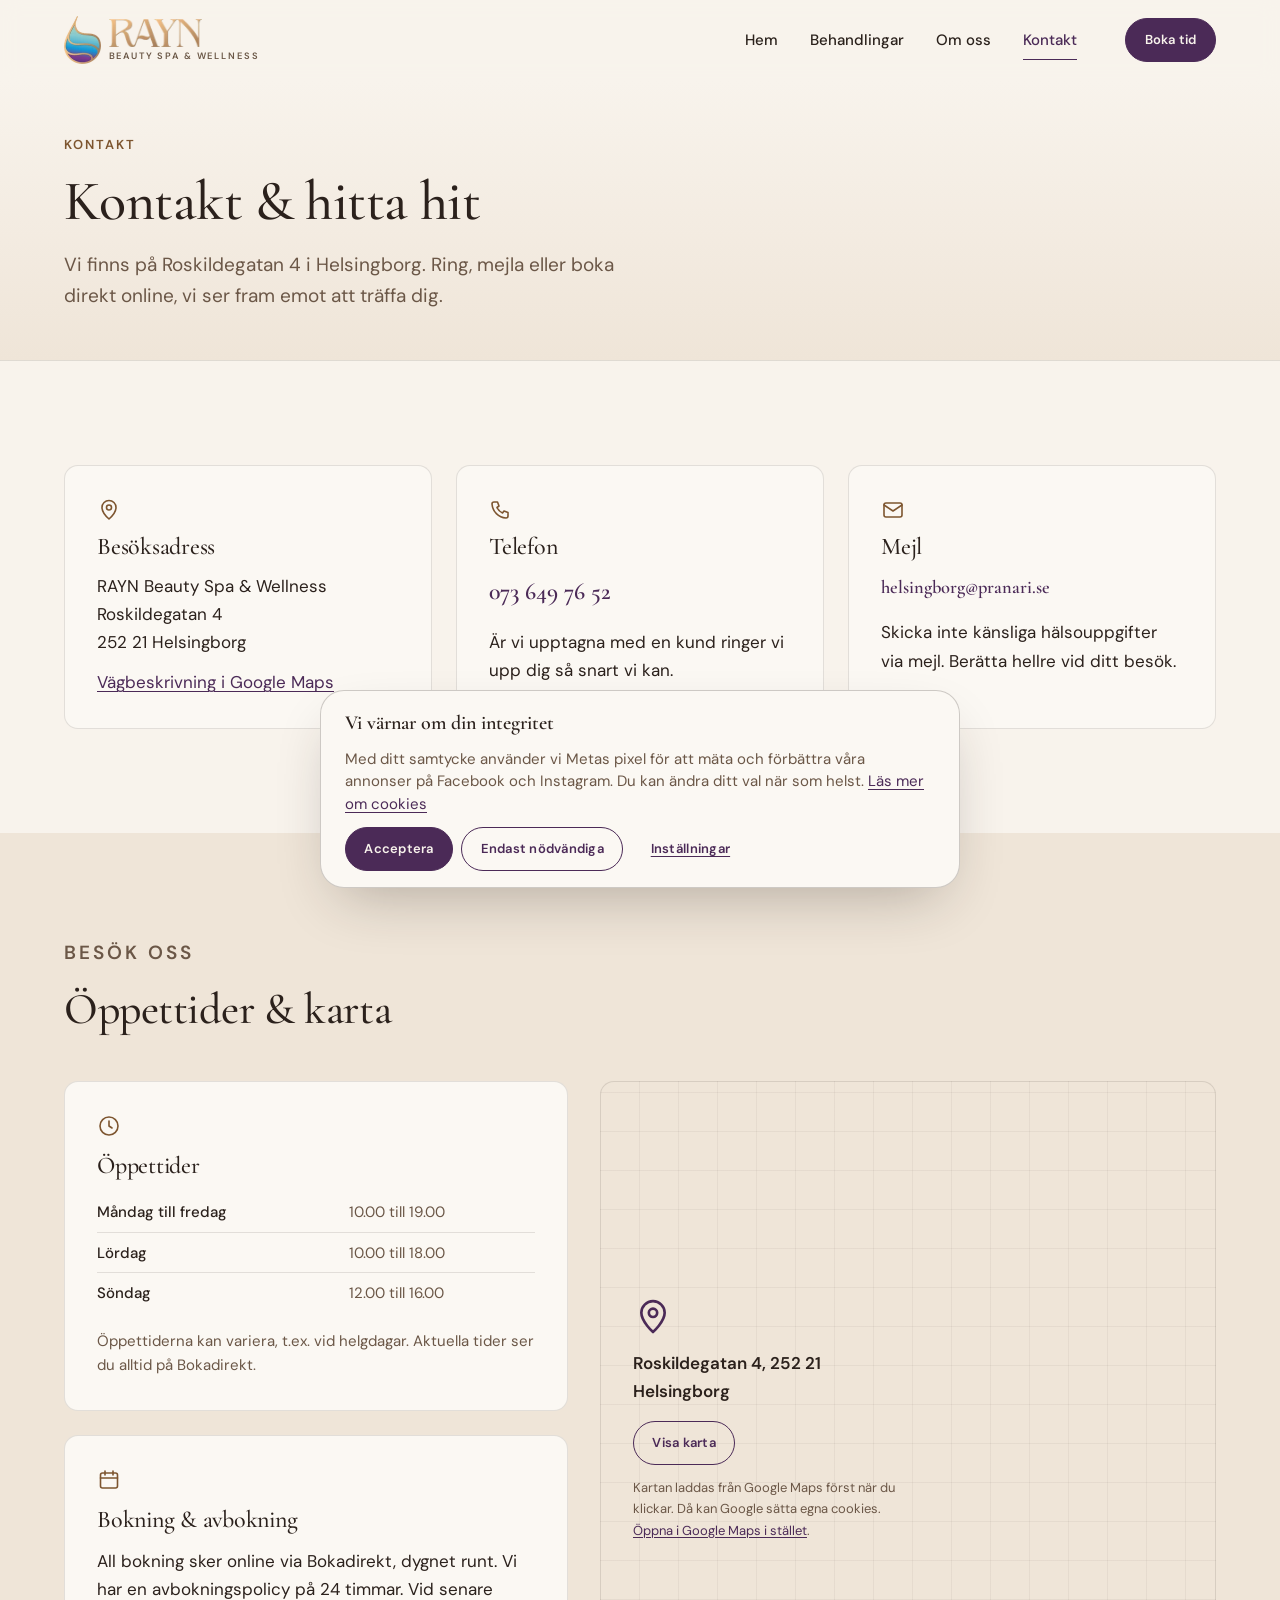
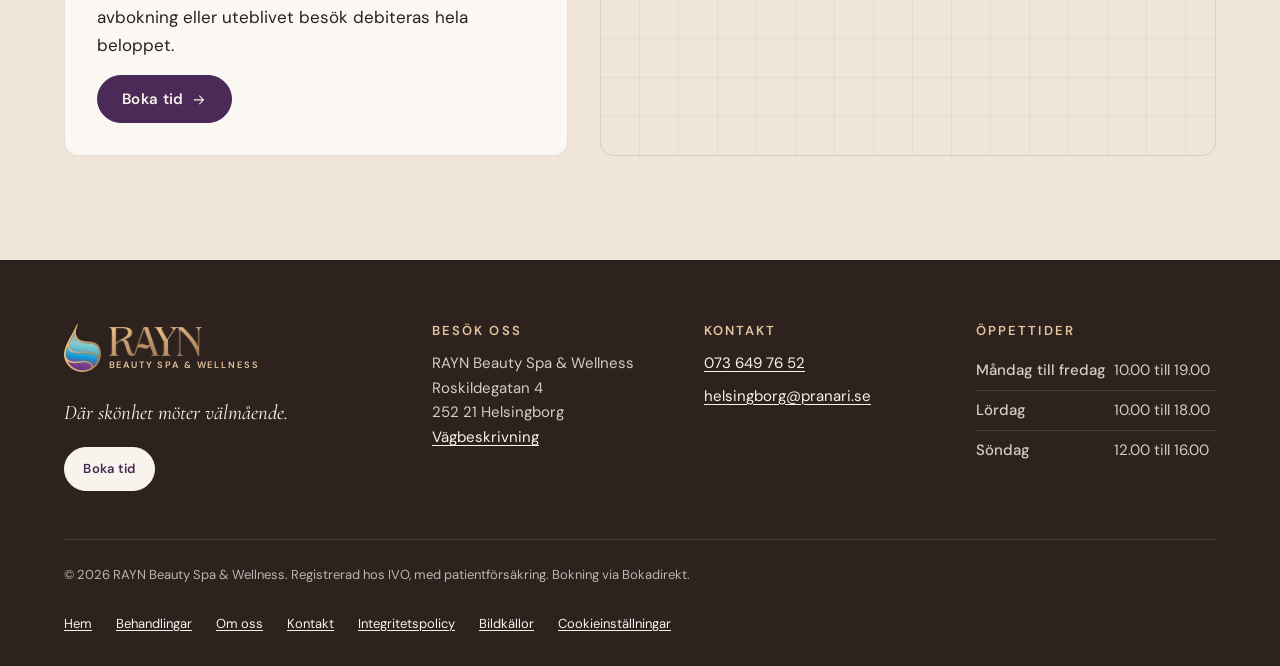
<file: kontakt.html>
<!DOCTYPE html>
<html lang="sv" data-root="">
<head>
  <meta charset="utf-8">
  <meta name="viewport" content="width=device-width, initial-scale=1">
  <title>Kontakt och hitta hit, RAYN Beauty Spa &amp; Wellness Helsingborg</title>
  <meta name="description" content="RAYN Beauty Spa &amp; Wellness, Roskildegatan 4, 252 21 Helsingborg. Telefon 073 649 76 52. Öppettider, karta och kontaktuppgifter. Boka online via Bokadirekt.">
  <meta name="robots" content="index, follow">
  <link rel="canonical" href="https://www.raynbeauty.se/kontakt.html">
  <meta name="theme-color" content="#f8f3ec">

  <!-- Open Graph (delning på Facebook/Instagram/Messenger) -->
  <meta property="og:type" content="website">
  <meta property="og:locale" content="sv_SE">
  <meta property="og:site_name" content="RAYN Beauty Spa &amp; Wellness">
  <meta property="og:title" content="Kontakt och hitta hit, RAYN Beauty Spa &amp; Wellness Helsingborg">
  <meta property="og:description" content="RAYN Beauty Spa &amp; Wellness, Roskildegatan 4, 252 21 Helsingborg. Telefon 073 649 76 52. Öppettider, karta och kontaktuppgifter. Boka online via Bokadirekt.">
  <meta property="og:url" content="https://www.raynbeauty.se/kontakt.html">
  <meta property="og:image" content="https://images.unsplash.com/photo-1621468644467-37e6df96e446?w=1200&amp;h=630&amp;fit=crop&amp;q=75&amp;fm=webp">
  <meta property="og:image:width" content="1200">
  <meta property="og:image:height" content="630">
  <meta property="og:image:alt" content="Vita rullade handdukar, ett doftljus och en borste">
  <meta name="twitter:card" content="summary_large_image">

  <link rel="icon" href="images/favicon.svg" type="image/svg+xml">
  <link rel="icon" href="images/favicon-64.png" type="image/png" sizes="64x64">
  <link rel="apple-touch-icon" href="images/apple-touch-icon.png">

  <!-- Kritiskt: CSS först, sedan bilder; typsnitt laddas utan att blockera rendering -->
  <link rel="stylesheet" href="css/style.css">
  <link rel="preconnect" href="https://images.unsplash.com">
  <link rel="preconnect" href="https://fonts.googleapis.com">
  <link rel="preconnect" href="https://fonts.gstatic.com" crossorigin>
  <link rel="stylesheet" href="https://fonts.googleapis.com/css2?family=Cormorant+Garamond:ital,wght@0,500;0,600;1,500&family=DM+Sans:opsz,wght@9..40,400;9..40,500;9..40,600&display=swap" media="print" onload="this.media='all'">
  <noscript><link rel="stylesheet" href="https://fonts.googleapis.com/css2?family=Cormorant+Garamond:ital,wght@0,500;0,600;1,500&family=DM+Sans:opsz,wght@9..40,400;9..40,500;9..40,600&display=swap"></noscript>
  <script>document.documentElement.classList.add('js');</script>
  <!-- Strukturerad data: schema.org/BeautySalon. Uppdatera betyg/antal omdömen vid behov. -->
  <script type="application/ld+json">
{
  "@context": "https://schema.org",
  "@type": "BeautySalon",
  "@id": "https://www.raynbeauty.se/#salon",
  "name": "RAYN Beauty Spa & Wellness",
  "description": "Estetiska hud- och skönhetsbehandlingar, spa och massage i Helsingborg. IVO-registrerad klinik med patientförsäkring.",
  "url": "https://www.raynbeauty.se/",
  "logo": "https://www.raynbeauty.se/images/logo/rayn-logo.png",
  "image": "https://images.unsplash.com/photo-1544161515-4ab6ce6db874?w=1200&h=630&fit=crop&q=75&fm=webp",
  "telephone": "+46736497652",
  "email": "helsingborg@pranari.se",
  "priceRange": "100–19 990 kr",
  "currenciesAccepted": "SEK",
  "address": {
    "@type": "PostalAddress",
    "streetAddress": "Roskildegatan 4",
    "postalCode": "252 21",
    "addressLocality": "Helsingborg",
    "addressCountry": "SE"
  },
  "openingHoursSpecification": [
    {
      "@type": "OpeningHoursSpecification",
      "dayOfWeek": [
        "Monday",
        "Tuesday",
        "Wednesday",
        "Thursday",
        "Friday"
      ],
      "opens": "10:00",
      "closes": "19:00"
    },
    {
      "@type": "OpeningHoursSpecification",
      "dayOfWeek": [
        "Saturday"
      ],
      "opens": "10:00",
      "closes": "18:00"
    },
    {
      "@type": "OpeningHoursSpecification",
      "dayOfWeek": [
        "Sunday"
      ],
      "opens": "12:00",
      "closes": "16:00"
    }
  ],
  "aggregateRating": {
    "@type": "AggregateRating",
    "ratingValue": "4.9",
    "bestRating": "5",
    "reviewCount": "187"
  },
  "sameAs": [
    "https://www.bokadirekt.se/places/rayn-beauty-spa-wellness-132804"
  ],
  "potentialAction": {
    "@type": "ReserveAction",
    "target": {
      "@type": "EntryPoint",
      "urlTemplate": "https://www.bokadirekt.se/places/rayn-beauty-spa-wellness-132804",
      "actionPlatform": [
        "https://schema.org/DesktopWebPlatform",
        "https://schema.org/MobileWebPlatform"
      ]
    }
  }
}
  </script>
</head>
<body data-page-type="contact" class="has-sticky-cta">
  <a class="skip-link" href="#main">Hoppa till innehållet</a>

  <!-- ===== HEADER START (identisk på alla huvudsidor – uppdatera i alla filer) ===== -->
  <header class="site-header">
    <div class="container site-header__inner">
      <a class="logo" href="index.html"><img class="logo__mark" src="images/logo/rayn-mark.webp" alt="" width="73" height="96"><span class="logo__text"><img class="logo__word" src="images/logo/rayn-wordmark.webp" alt="RAYN" width="208" height="64"><span class="logo__sub">Beauty Spa &amp; Wellness</span></span><span class="visually-hidden">, till startsidan</span></a>
      <nav class="site-nav" id="site-nav" aria-label="Huvudmeny">
        <ul>
          <li><a href="index.html">Hem</a></li>
          <li><a href="behandlingar.html">Behandlingar</a></li>
          <li><a href="om-oss.html">Om oss</a></li>
          <li><a href="kontakt.html" aria-current="page">Kontakt</a></li>
        </ul>
      </nav>
      <div class="site-header__actions">
        <a href="https://www.bokadirekt.se/places/rayn-beauty-spa-wellness-132804" class="btn btn--primary btn--sm" target="_blank" rel="noopener" data-book data-position="header" aria-label="Boka tid hos RAYN på Bokadirekt (öppnas i ny flik)">Boka tid</a>
        <button class="nav-toggle" type="button" aria-expanded="false" aria-controls="site-nav" aria-label="Öppna meny" data-nav-toggle>
          <span class="nav-toggle__bars"></span>
        </button>
      </div>
    </div>
  </header>
  <!-- ===== HEADER SLUT ===== -->

  <main id="main">

    <section class="page-hero" aria-labelledby="page-title" data-sticky-trigger>
      <div class="container">
        <p class="eyebrow">Kontakt</p>
        <h1 id="page-title">Kontakt &amp; hitta hit</h1>
        <p class="lead">Vi finns på Roskildegatan 4 i Helsingborg. Ring, mejla eller boka direkt online, vi ser fram emot att träffa dig.</p>
      </div>
    </section>

    <section class="section" aria-label="Kontaktuppgifter">
      <div class="container">
        <div class="info-grid info-grid--3">
          <div class="info-card reveal">
            <span class="info-card__icon"><svg viewBox="0 0 24 24" fill="none" stroke="currentColor" stroke-width="1.6" stroke-linecap="round" stroke-linejoin="round" aria-hidden="true" focusable="false"><path d="M12 21s-7-6.2-7-11.5a7 7 0 0114 0C19 14.8 12 21 12 21z"/><circle cx="12" cy="9.5" r="2.5"/></svg></span>
            <h2>Besöksadress</h2>
            <address>
              RAYN Beauty Spa &amp; Wellness<br>
              Roskildegatan 4<br>
              252 21 Helsingborg
            </address>
            <p class="info-card__link"><a href="https://www.google.com/maps/search/?api=1&query=Roskildegatan+4%2C+252+21+Helsingborg" target="_blank" rel="noopener">Vägbeskrivning i Google Maps</a></p>
          </div>
          <div class="info-card reveal reveal-delay-1">
            <span class="info-card__icon"><svg viewBox="0 0 24 24" fill="none" stroke="currentColor" stroke-width="1.6" stroke-linecap="round" stroke-linejoin="round" aria-hidden="true" focusable="false"><path d="M5 4h3.5l1.5 4-2 1.5a11 11 0 005.5 5.5l1.5-2 4 1.5V18a2 2 0 01-2 2A15 15 0 013 6a2 2 0 012-2z"/></svg></span>
            <h2>Telefon</h2>
            <p><a class="big-link" href="tel:+46736497652" data-position="contact-card">073 649 76 52</a></p>
            <p>Är vi upptagna med en kund ringer vi upp dig så snart vi kan.</p>
          </div>
          <div class="info-card reveal reveal-delay-2">
            <span class="info-card__icon"><svg viewBox="0 0 24 24" fill="none" stroke="currentColor" stroke-width="1.6" stroke-linecap="round" stroke-linejoin="round" aria-hidden="true" focusable="false"><rect x="3" y="5" width="18" height="14" rx="2"/><path d="M3 7l9 6 9-6"/></svg></span>
            <h2>Mejl</h2>
            <p><a class="big-link big-link--sm" href="mailto:helsingborg@pranari.se" data-position="contact-card">helsingborg@pranari.se</a></p>
            <p>Skicka inte känsliga hälsouppgifter via mejl. Berätta hellre vid ditt besök.</p>
          </div>
        </div>
      </div>
    </section>

    <section class="section section--sand" aria-labelledby="visit-title">
      <div class="container">
        <div class="section-head reveal">
          <p class="eyebrow">Besök oss</p>
          <h2 id="visit-title">Öppettider &amp; karta</h2>
        </div>
        <div class="visit-grid">
          <div class="info-stack">
            <div class="info-card reveal">
              <span class="info-card__icon"><svg viewBox="0 0 24 24" fill="none" stroke="currentColor" stroke-width="1.6" stroke-linecap="round" stroke-linejoin="round" aria-hidden="true" focusable="false"><circle cx="12" cy="12" r="9"/><path d="M12 7v5l3 2"/></svg></span>
              <h3>Öppettider</h3>
              <table class="hours">
            <caption class="visually-hidden">Öppettider</caption>
            <tbody>
            <tr><th scope="row">Måndag till fredag</th><td>10.00 till 19.00</td></tr>
            <tr><th scope="row">Lördag</th><td>10.00 till 18.00</td></tr>
            <tr><th scope="row">Söndag</th><td>12.00 till 16.00</td></tr>
            </tbody>
          </table>
              <p class="info-card__small">Öppettiderna kan variera, t.ex. vid helgdagar. Aktuella tider ser du alltid på Bokadirekt.</p>
            </div>
            <div class="info-card reveal reveal-delay-1">
              <span class="info-card__icon"><svg viewBox="0 0 24 24" fill="none" stroke="currentColor" stroke-width="1.6" stroke-linecap="round" stroke-linejoin="round" aria-hidden="true" focusable="false"><rect x="3.5" y="5" width="17" height="15" rx="2"/><path d="M3.5 10h17M8 3v4M16 3v4"/></svg></span>
              <h3>Bokning &amp; avbokning</h3>
              <p>All bokning sker online via Bokadirekt, dygnet runt. Vi har en avbokningspolicy på 24 timmar. Vid senare avbokning eller uteblivet besök debiteras hela beloppet.</p>
              <a href="https://www.bokadirekt.se/places/rayn-beauty-spa-wellness-132804" class="btn btn--primary" target="_blank" rel="noopener" data-book data-position="contact-booking" aria-label="Boka tid på Bokadirekt (öppnas i ny flik)">Boka tid<svg viewBox="0 0 24 24" fill="none" stroke="currentColor" stroke-width="1.6" stroke-linecap="round" stroke-linejoin="round" aria-hidden="true" focusable="false"><path d="M5 12h14M13 6l6 6-6 6"/></svg></a>
            </div>
          </div>
          <div class="map">
            <div class="map__inner">
              <span class="map__pin"><svg viewBox="0 0 24 24" fill="none" stroke="currentColor" stroke-width="1.6" stroke-linecap="round" stroke-linejoin="round" aria-hidden="true" focusable="false"><path d="M12 21s-7-6.2-7-11.5a7 7 0 0114 0C19 14.8 12 21 12 21z"/><circle cx="12" cy="9.5" r="2.5"/></svg></span>
              <p><strong>Roskildegatan 4, 252 21 Helsingborg</strong></p>
              <button type="button" class="btn btn--outline btn--sm" data-map-load="https://www.google.com/maps?q=Roskildegatan+4,+252+21+Helsingborg&output=embed">Visa karta</button>
              <p class="map__note">Kartan laddas från Google Maps först när du klickar. Då kan Google sätta egna cookies. <a href="https://www.google.com/maps/search/?api=1&query=Roskildegatan+4%2C+252+21+Helsingborg" target="_blank" rel="noopener">Öppna i Google Maps i stället</a>.</p>
            </div>
          </div>
        </div>
      </div>
    </section>

  </main>

  <!-- ===== FOOTER START (identisk på alla huvudsidor – uppdatera i alla filer) ===== -->
  <footer class="site-footer" data-sticky-hide>
    <div class="container">
      <div class="site-footer__grid">
        <div>
          <a class="logo logo--light" href="index.html"><img class="logo__mark" src="images/logo/rayn-mark.webp" alt="" width="73" height="96"><span class="logo__text"><img class="logo__word" src="images/logo/rayn-wordmark.webp" alt="RAYN" width="208" height="64"><span class="logo__sub">Beauty Spa &amp; Wellness</span></span><span class="visually-hidden">, till startsidan</span></a>
          <p class="site-footer__tagline">Där skönhet möter välmående.</p>
          <p><a href="https://www.bokadirekt.se/places/rayn-beauty-spa-wellness-132804" class="btn btn--light btn--sm" target="_blank" rel="noopener" data-book data-position="footer" aria-label="Boka tid på Bokadirekt (öppnas i ny flik)">Boka tid</a></p>
        </div>
        <div>
          <h2>Besök oss</h2>
          <address>
            RAYN Beauty Spa &amp; Wellness<br>
            Roskildegatan 4<br>
            252 21 Helsingborg
          </address>
          <p><a href="https://www.google.com/maps/search/?api=1&query=Roskildegatan+4%2C+252+21+Helsingborg" target="_blank" rel="noopener">Vägbeskrivning</a></p>
        </div>
        <div>
          <h2>Kontakt</h2>
          <ul>
            <li><a href="tel:+46736497652" data-position="footer">073 649 76 52</a></li>
            <li><a href="mailto:helsingborg@pranari.se" data-position="footer">helsingborg@pranari.se</a></li>
            <li><a href="#" data-instagram target="_blank" rel="noopener" hidden>Instagram</a></li>
          </ul>
        </div>
        <div>
          <h2>Öppettider</h2>
          <table class="hours">
            <caption class="visually-hidden">Öppettider</caption>
            <tbody>
            <tr><th scope="row">Måndag till fredag</th><td>10.00 till 19.00</td></tr>
            <tr><th scope="row">Lördag</th><td>10.00 till 18.00</td></tr>
            <tr><th scope="row">Söndag</th><td>12.00 till 16.00</td></tr>
            </tbody>
          </table>
        </div>
      </div>
      <div class="site-footer__bottom">
        <p>&copy; <span data-year>2026</span> RAYN Beauty Spa &amp; Wellness. Registrerad hos IVO, med patientförsäkring. Bokning via Bokadirekt.</p>
        <ul>
            <li><a href="index.html">Hem</a></li>
            <li><a href="behandlingar.html">Behandlingar</a></li>
            <li><a href="om-oss.html">Om oss</a></li>
            <li><a href="kontakt.html">Kontakt</a></li>
            <li><a href="integritetspolicy.html">Integritetspolicy</a></li>
            <li><a href="credits.html">Bildkällor</a></li>
            <li><button type="button" class="link-button" data-consent-open>Cookieinställningar</button></li>
        </ul>
      </div>
    </div>
  </footer>
  <!-- ===== FOOTER SLUT ===== -->

  <!-- Fast bokningsknapp (visas på mobil när hero-knappen scrollat ur bild) -->
  <div class="sticky-cta" aria-hidden="true">
    <p class="sticky-cta__text"><strong>Roskildegatan 4, Helsingborg</strong>073 649 76 52</p>
    <a tabindex="-1" href="https://www.bokadirekt.se/places/rayn-beauty-spa-wellness-132804" class="btn btn--primary btn--sm" target="_blank" rel="noopener" data-book data-position="sticky-mobile" aria-label="Boka tid på Bokadirekt (öppnas i ny flik)">Boka tid</a>
  </div>

  <!-- Skript: ordningen är viktig (config → bilder → samtycke → spårning → gränssnitt) -->
  <script src="js/config.js" defer></script>
  <script src="js/images.js" defer></script>
  <script src="js/consent.js" defer></script>
  <script src="js/tracking.js" defer></script>
  <script src="js/main.js" defer></script>
</body>
</html>
</file>
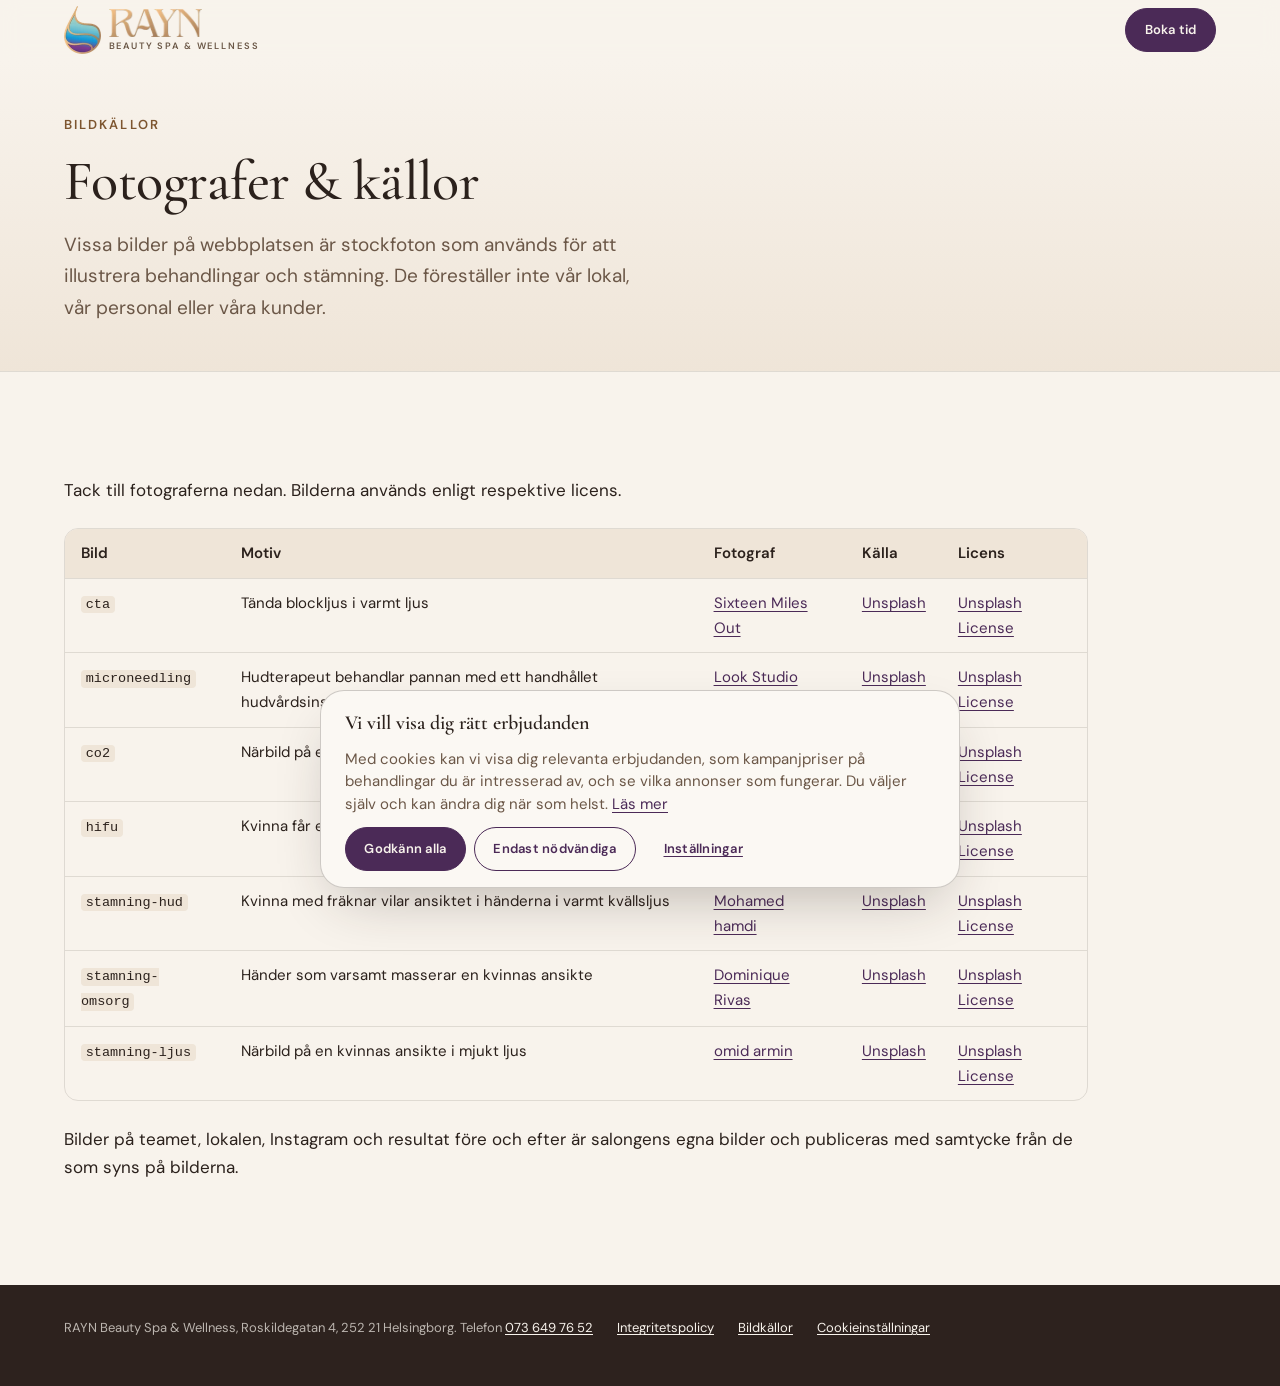
<file: co2/credits.html>
<!DOCTYPE html>
<html lang="sv" data-root="">
<head>
  <meta charset="utf-8">
  <meta name="viewport" content="width=device-width, initial-scale=1">
  <title>Bildkällor för RAYN Beauty Spa &amp; Wellness</title>
  <meta name="description" content="Fotografer och källor för stockfoton som används på RAYN Beauty Spa &amp; Wellness webbplats.">
  <meta name="robots" content="noindex, follow">
  <link rel="canonical" href="https://raniayouness.vercel.app/co2/credits.html">
  <meta name="theme-color" content="#f8f3ec">

  <!-- Open Graph (delning på Facebook/Instagram/Messenger) -->
  <meta property="og:type" content="website">
  <meta property="og:locale" content="sv_SE">
  <meta property="og:site_name" content="RAYN Beauty Spa &amp; Wellness">
  <meta property="og:title" content="Bildkällor för RAYN Beauty Spa &amp; Wellness">
  <meta property="og:description" content="Fotografer och källor för stockfoton som används på RAYN Beauty Spa &amp; Wellness webbplats.">
  <meta property="og:url" content="https://raniayouness.vercel.app/co2/credits.html">
  <meta property="og:image" content="https://images.unsplash.com/photo-1621468644467-37e6df96e446?w=1200&amp;h=630&amp;fit=crop&amp;q=75&amp;fm=webp">
  <meta property="og:image:width" content="1200">
  <meta property="og:image:height" content="630">
  <meta property="og:image:alt" content="Vita rullade handdukar, ett doftljus och en borste">
  <meta name="twitter:card" content="summary_large_image">

  <link rel="icon" href="images/favicon.svg" type="image/svg+xml">
  <link rel="icon" href="images/favicon-64.png" type="image/png" sizes="64x64">
  <link rel="apple-touch-icon" href="images/apple-touch-icon.png">

  <!-- Kritiskt: CSS först, sedan bilder; typsnitt laddas utan att blockera rendering -->
  <link rel="stylesheet" href="css/style.css">
  <link rel="preconnect" href="https://images.unsplash.com">
  <link rel="preconnect" href="https://fonts.googleapis.com">
  <link rel="preconnect" href="https://fonts.gstatic.com" crossorigin>
  <link rel="stylesheet" href="https://fonts.googleapis.com/css2?family=Cormorant+Garamond:ital,wght@0,500;0,600;1,500&family=DM+Sans:opsz,wght@9..40,400;9..40,500;9..40,600&display=swap" media="print" onload="this.media='all'">
  <noscript><link rel="stylesheet" href="https://fonts.googleapis.com/css2?family=Cormorant+Garamond:ital,wght@0,500;0,600;1,500&family=DM+Sans:opsz,wght@9..40,400;9..40,500;9..40,600&display=swap"></noscript>
  <script>document.documentElement.classList.add('js');</script>
</head>
<body data-page-type="credits">
  <a class="skip-link" href="#main">Hoppa till innehållet</a>

  <!-- ===== KAMPANJ-HEADER START (minimal: logga + Boka) ===== -->
  <header class="site-header campaign-header">
    <div class="container site-header__inner">
      <a class="logo" href="index.html"><img class="logo__mark" src="images/logo/rayn-mark.webp" alt="" width="73" height="96"><span class="logo__text"><img class="logo__word" src="images/logo/rayn-wordmark.webp" alt="RAYN" width="208" height="64"><span class="logo__sub">Beauty Spa &amp; Wellness</span></span><span class="visually-hidden">, till startsidan</span></a>
      <a href="https://www.bokadirekt.se/boka-tjanst/rayn-beauty-spa-wellness-132804/co2-fraktionerad-laser-ansiktet-3381485" class="btn btn--primary btn--sm" target="_blank" rel="noopener" data-book data-treatment-id="co2-fraktionerad-laser-ansiktet" data-content-name="CO2 FRAKTIONERAD LASER Ansiktet" data-content-category="Laserbehandling" data-position="header" aria-label="Boka tid på Bokadirekt (öppnas i ny flik)">Boka tid</a>
    </div>
  </header>
  <!-- ===== KAMPANJ-HEADER SLUT ===== -->

  <main id="main">
    <section class="page-hero" aria-labelledby="page-title">
      <div class="container">
        <p class="eyebrow">Bildkällor</p>
        <h1 id="page-title">Fotografer &amp; källor</h1>
        <p class="lead">Vissa bilder på webbplatsen är stockfoton som används för att illustrera behandlingar och stämning. De föreställer inte vår lokal, vår personal eller våra kunder.</p>
      </div>
    </section>
    <section class="section">
      <div class="container">
        <div class="prose prose--wide">
          <p>Tack till fotograferna nedan. Bilderna används enligt respektive licens.</p>
          <div class="table-wrap">
            <table data-credits-table>
              <thead><tr><th scope="col">Bild</th><th scope="col">Motiv</th><th scope="col">Fotograf</th><th scope="col">Källa</th><th scope="col">Licens</th></tr></thead>
              <tbody>
              <tr><td><code>hero</code></td><td>Terapeut häller varm massageolja i handen medan en kvinna vilar på en behandlingsbrits</td><td><a href="https://unsplash.com/@caishan119" target="_blank" rel="noopener">alan caishan</a></td><td><a href="https://unsplash.com/photos/woman-lying-with-prone-position-cU53ZFBr3lk" target="_blank" rel="noopener">Unsplash</a></td><td><a href="https://unsplash.com/license" target="_blank" rel="noopener">Unsplash License</a></td></tr>
              <tr><td><code>om</code></td><td>Mjuka handdukar i taupe och tända värmeljus</td><td><a href="https://unsplash.com/@anyutakejbalo" target="_blank" rel="noopener">Anna Keibalo</a></td><td><a href="https://unsplash.com/photos/a-couple-of-candles-sitting-on-top-of-a-table-q8xEBCO6DQg" target="_blank" rel="noopener">Unsplash</a></td><td><a href="https://unsplash.com/license" target="_blank" rel="noopener">Unsplash License</a></td></tr>
              <tr><td><code>cta</code></td><td>Tända blockljus i varmt ljus</td><td><a href="https://unsplash.com/@sixteenmilesout" target="_blank" rel="noopener">Sixteen Miles Out</a></td><td><a href="https://unsplash.com/photos/white-pillar-candles-on-brown-wooden-table-bdVmIkx_gIs" target="_blank" rel="noopener">Unsplash</a></td><td><a href="https://unsplash.com/license" target="_blank" rel="noopener">Unsplash License</a></td></tr>
              <tr><td><code>spadetalj</code></td><td>Vita rullade handdukar, ett doftljus och en borste</td><td><a href="https://unsplash.com/@susan_wilkinson" target="_blank" rel="noopener">Susan Wilkinson</a></td><td><a href="https://unsplash.com/photos/brown-can-on-white-textile-GmR4OXwt2p8" target="_blank" rel="noopener">Unsplash</a></td><td><a href="https://unsplash.com/license" target="_blank" rel="noopener">Unsplash License</a></td></tr>
              <tr><td><code>serum</code></td><td>Serumflaska i bärnstensfärgat glas med pipett</td><td><a href="https://unsplash.com/@avtar9w" target="_blank" rel="noopener">Avtar Singh</a></td><td><a href="https://unsplash.com/photos/amber-glass-dropper-bottle-with-blank-label-on-concrete-block-MkuwnDkT1s0" target="_blank" rel="noopener">Unsplash</a></td><td><a href="https://unsplash.com/license" target="_blank" rel="noopener">Unsplash License</a></td></tr>
              <tr><td><code>ansikte</code></td><td>Kvinna med ansiktsmask vilar under en ansiktsbehandling</td><td><a href="https://unsplash.com/@rosarafael" target="_blank" rel="noopener">Rosa Rafael</a></td><td><a href="https://unsplash.com/photos/woman-receiving-facial-mask-treatment-at-spa-Pe9IXUuC6QU" target="_blank" rel="noopener">Unsplash</a></td><td><a href="https://unsplash.com/license" target="_blank" rel="noopener">Unsplash License</a></td></tr>
              <tr><td><code>hydrafacial</code></td><td>Ansiktsbehandling där en vårdande mask appliceras</td><td><a href="https://unsplash.com/@kimick" target="_blank" rel="noopener">kimia kazemi</a></td><td><a href="https://unsplash.com/photos/a-person-receiving-a-facial-treatment-RbIcMsh0NSk" target="_blank" rel="noopener">Unsplash</a></td><td><a href="https://unsplash.com/license" target="_blank" rel="noopener">Unsplash License</a></td></tr>
              <tr><td><code>microneedling</code></td><td>Hudterapeut behandlar pannan med ett handhållet hudvårdsinstrument</td><td><a href="https://unsplash.com/@lookphoto" target="_blank" rel="noopener">Look Studio</a></td><td><a href="https://unsplash.com/photos/a-woman-getting-a-facial-peel-from-a-doctor-HtXyytr9304" target="_blank" rel="noopener">Unsplash</a></td><td><a href="https://unsplash.com/license" target="_blank" rel="noopener">Unsplash License</a></td></tr>
              <tr><td><code>co2</code></td><td>Närbild på ett laserhandstycke mot huden</td><td><a href="https://unsplash.com/@sammoghadam" target="_blank" rel="noopener">Sam Moghadam</a></td><td><a href="https://unsplash.com/photos/person-holding-white-and-orange-device-IgAa6frsVyQ" target="_blank" rel="noopener">Unsplash</a></td><td><a href="https://unsplash.com/license" target="_blank" rel="noopener">Unsplash License</a></td></tr>
              <tr><td><code>hifu</code></td><td>Kvinna får en hudvårdsbehandling i ansiktet</td><td><a href="https://unsplash.com/@karelysruiz" target="_blank" rel="noopener">karelys Ruiz</a></td><td><a href="https://unsplash.com/photos/woman-receiving-facial-skincare-treatment-PqyzuzFiQfY" target="_blank" rel="noopener">Unsplash</a></td><td><a href="https://unsplash.com/license" target="_blank" rel="noopener">Unsplash License</a></td></tr>
              <tr><td><code>headspa</code></td><td>Hårtvätt och hårbottenbehandling vid ett tvättfat</td><td><a href="https://unsplash.com/@lindsayrc81" target="_blank" rel="noopener">Lindsay Cash</a></td><td><a href="https://unsplash.com/photos/a-woman-getting-her-hair-cut-by-a-hair-stylist-Md_DhaFsnCQ" target="_blank" rel="noopener">Unsplash</a></td><td><a href="https://unsplash.com/license" target="_blank" rel="noopener">Unsplash License</a></td></tr>
              <tr><td><code>massage</code></td><td>Händer som masserar en rygg i mjukt dagsljus</td><td><a href="https://unsplash.com/@jakubklucky" target="_blank" rel="noopener">Jakub Klucký</a></td><td><a href="https://unsplash.com/photos/massage-therapist-giving-a-back-massage-7yeqemd-p90" target="_blank" rel="noopener">Unsplash</a></td><td><a href="https://unsplash.com/license" target="_blank" rel="noopener">Unsplash License</a></td></tr>
              <tr><td><code>hotstone</code></td><td>Varma stenar placerade längs ryggen under en hot stone-massage</td><td><a href="https://unsplash.com/@taylorheeryphoto" target="_blank" rel="noopener">Taylor Heery</a></td><td><a href="https://unsplash.com/photos/a-woman-laying-on-top-of-a-bed-under-a-blanket-M7n7YTkPAfA" target="_blank" rel="noopener">Unsplash</a></td><td><a href="https://unsplash.com/license" target="_blank" rel="noopener">Unsplash License</a></td></tr>
              <tr><td><code>laserhair</code></td><td>Laserhårborttagning på benet</td><td><a href="https://unsplash.com/@ferhadd" target="_blank" rel="noopener">Farhad Ibrahimzade</a></td><td><a href="https://unsplash.com/photos/laser-hair-removal-on-leg-szpFxaqS658" target="_blank" rel="noopener">Unsplash</a></td><td><a href="https://unsplash.com/license" target="_blank" rel="noopener">Unsplash License</a></td></tr>
              <tr><td><code>vaxning</code></td><td>Släta ben mot en mjuk vit filt</td><td><a href="https://unsplash.com/@mathildelangevin" target="_blank" rel="noopener">Mathilde Langevin</a></td><td><a href="https://unsplash.com/photos/a-womans-feet-with-a-ring-on-her-toe-PPodmkas_j0" target="_blank" rel="noopener">Unsplash</a></td><td><a href="https://unsplash.com/license" target="_blank" rel="noopener">Unsplash License</a></td></tr>
              <tr><td><code>lashbrow</code></td><td>Närbild på en fransbehandling</td><td><a href="https://unsplash.com/@hayleykimstudios" target="_blank" rel="noopener">Hayley Kim Studios</a></td><td><a href="https://unsplash.com/photos/eyelash-extensions-application-in-salon-sRSRuxkOuzI" target="_blank" rel="noopener">Unsplash</a></td><td><a href="https://unsplash.com/license" target="_blank" rel="noopener">Unsplash License</a></td></tr>
              <tr><td><code>tatuering</code></td><td>Arm med små tatueringar mot ljus bakgrund</td><td><a href="https://unsplash.com/@sincerelymedia" target="_blank" rel="noopener">Sincerely Media</a></td><td><a href="https://unsplash.com/photos/person-showing-arm-and-wrist-tattoo-CjHJbp3zInA" target="_blank" rel="noopener">Unsplash</a></td><td><a href="https://unsplash.com/license" target="_blank" rel="noopener">Unsplash License</a></td></tr>
              <tr><td><code>tandblekning</code></td><td>Leende kvinna</td><td><a href="https://unsplash.com/@krivitskiy" target="_blank" rel="noopener">Alexander Krivitskiy</a></td><td><a href="https://unsplash.com/photos/woman-in-white-fur-coat--x5vrLlYEsw" target="_blank" rel="noopener">Unsplash</a></td><td><a href="https://unsplash.com/license" target="_blank" rel="noopener">Unsplash License</a></td></tr>
              <tr><td><code>momtobe</code></td><td>Gravid kvinna håller händerna om magen</td><td><a href="https://unsplash.com/@freestocks" target="_blank" rel="noopener">freestocks</a></td><td><a href="https://unsplash.com/photos/pregnant-woman-cradling-her-belly-ux53SGpRAHU" target="_blank" rel="noopener">Unsplash</a></td><td><a href="https://unsplash.com/license" target="_blank" rel="noopener">Unsplash License</a></td></tr>
              <tr><td><code>presentkort</code></td><td>Rullade handdukar i sandfärg</td><td><a href="https://unsplash.com/@anyutakejbalo" target="_blank" rel="noopener">Anna Keibalo</a></td><td><a href="https://unsplash.com/photos/a-couple-of-rolled-up-towels-sitting-on-top-of-a-bed--kYCpF55lIg" target="_blank" rel="noopener">Unsplash</a></td><td><a href="https://unsplash.com/license" target="_blank" rel="noopener">Unsplash License</a></td></tr>
              <tr><td><code>stamning-hud</code></td><td>Kvinna med fräknar vilar ansiktet i händerna i varmt kvällsljus</td><td><a href="https://unsplash.com/@amdshutter" target="_blank" rel="noopener">Mohamed hamdi</a></td><td><a href="https://unsplash.com/photos/woman-with-freckles-in-golden-light-_Yca73BgigE" target="_blank" rel="noopener">Unsplash</a></td><td><a href="https://unsplash.com/license" target="_blank" rel="noopener">Unsplash License</a></td></tr>
              <tr><td><code>stamning-omsorg</code></td><td>Händer som varsamt masserar en kvinnas ansikte</td><td><a href="https://unsplash.com/@dominiquerivu" target="_blank" rel="noopener">Dominique Rivas</a></td><td><a href="https://unsplash.com/photos/a-woman-getting-a-facial-massage-on-her-face-rWwuf8yKw4Y" target="_blank" rel="noopener">Unsplash</a></td><td><a href="https://unsplash.com/license" target="_blank" rel="noopener">Unsplash License</a></td></tr>
              <tr><td><code>stamning-ljus</code></td><td>Närbild på en kvinnas ansikte i mjukt ljus</td><td><a href="https://unsplash.com/@itsomidarmin" target="_blank" rel="noopener">omid armin</a></td><td><a href="https://unsplash.com/photos/a-close-up-of-a-womans-face-with-a-blurry-background-KDCsN92zVs8" target="_blank" rel="noopener">Unsplash</a></td><td><a href="https://unsplash.com/license" target="_blank" rel="noopener">Unsplash License</a></td></tr>
              </tbody>
            </table>
          </div>
          <p>Bilder på teamet, lokalen, Instagram och resultat före och efter är salongens egna bilder och publiceras med samtycke från de som syns på bilderna.</p>
        </div>
      </div>
    </section>
  </main>

  <!-- ===== KAMPANJ-FOOTER START (minimal) ===== -->
  <footer class="site-footer campaign-footer">
    <div class="container">
      <div class="site-footer__bottom">
        <p>RAYN Beauty Spa &amp; Wellness, Roskildegatan 4, 252 21 Helsingborg. Telefon <a href="tel:+46736497652" data-position="campaign-footer">073 649 76 52</a></p>
        <ul>
          <li><a href="integritetspolicy.html">Integritetspolicy</a></li>
          <li><a href="credits.html">Bildkällor</a></li>
          <li><button type="button" class="link-button" data-consent-open>Cookieinställningar</button></li>
        </ul>
      </div>
    </div>
  </footer>
  <!-- ===== KAMPANJ-FOOTER SLUT ===== -->

  <!-- Skript: ordningen är viktig (config → bilder → samtycke → spårning → gränssnitt) -->
  <script src="js/config.js" defer></script>
  <script src="js/images.js" defer></script>
  <script src="js/consent.js" defer></script>
  <script src="js/tracking.js" defer></script>
  <script src="js/main.js" defer></script>
</body>
</html>
</file>
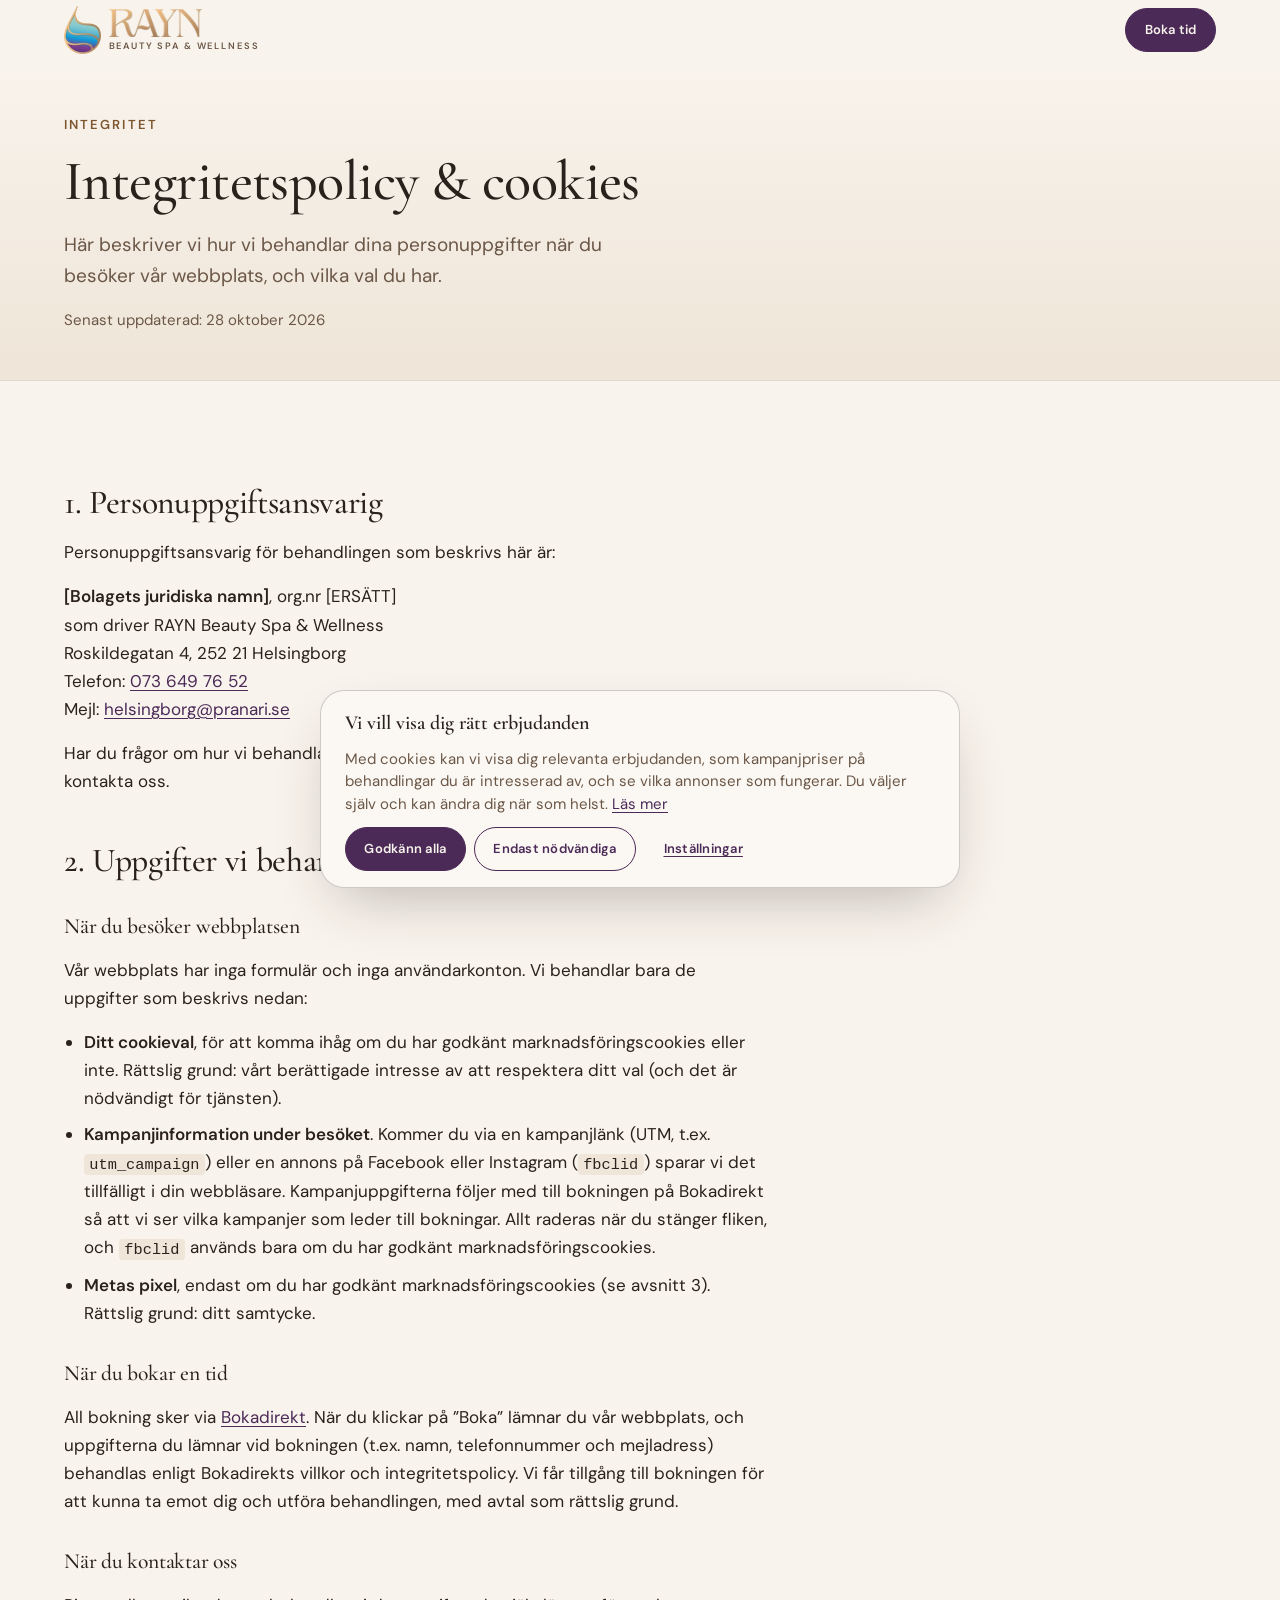
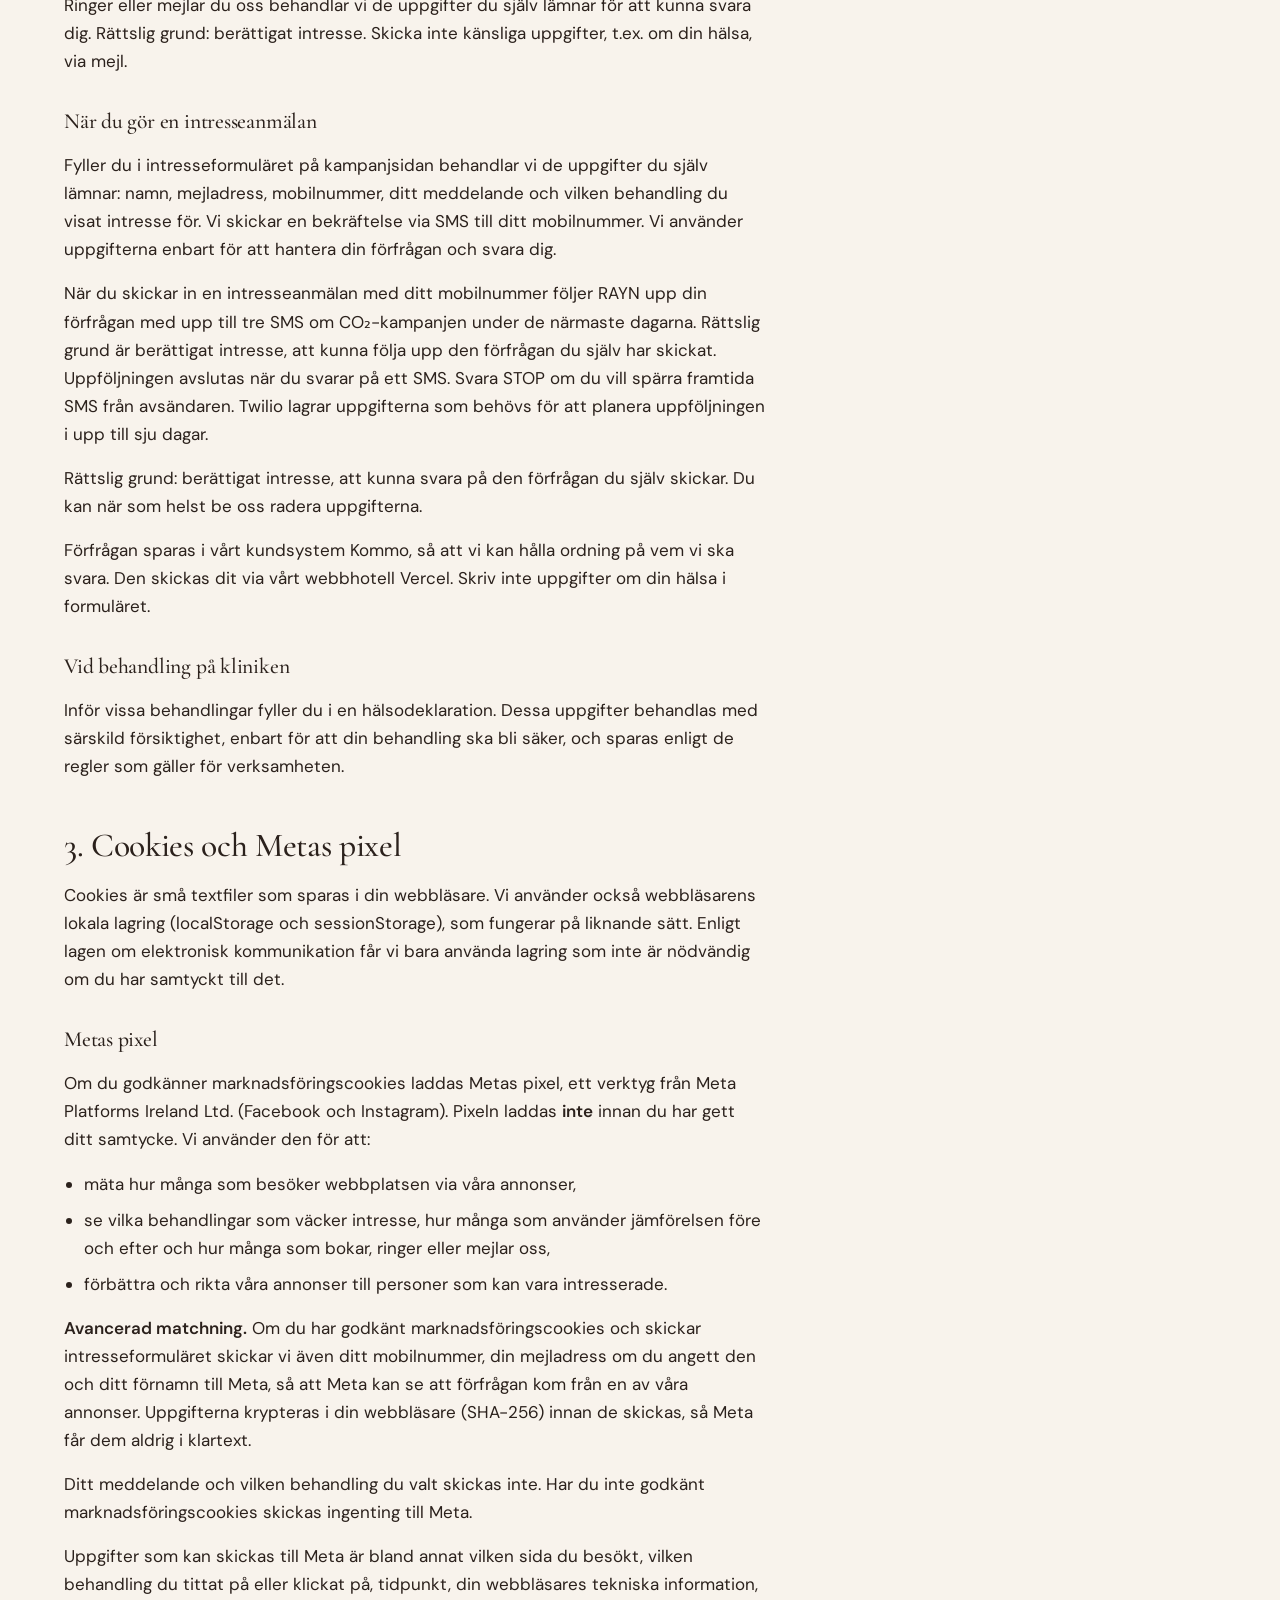
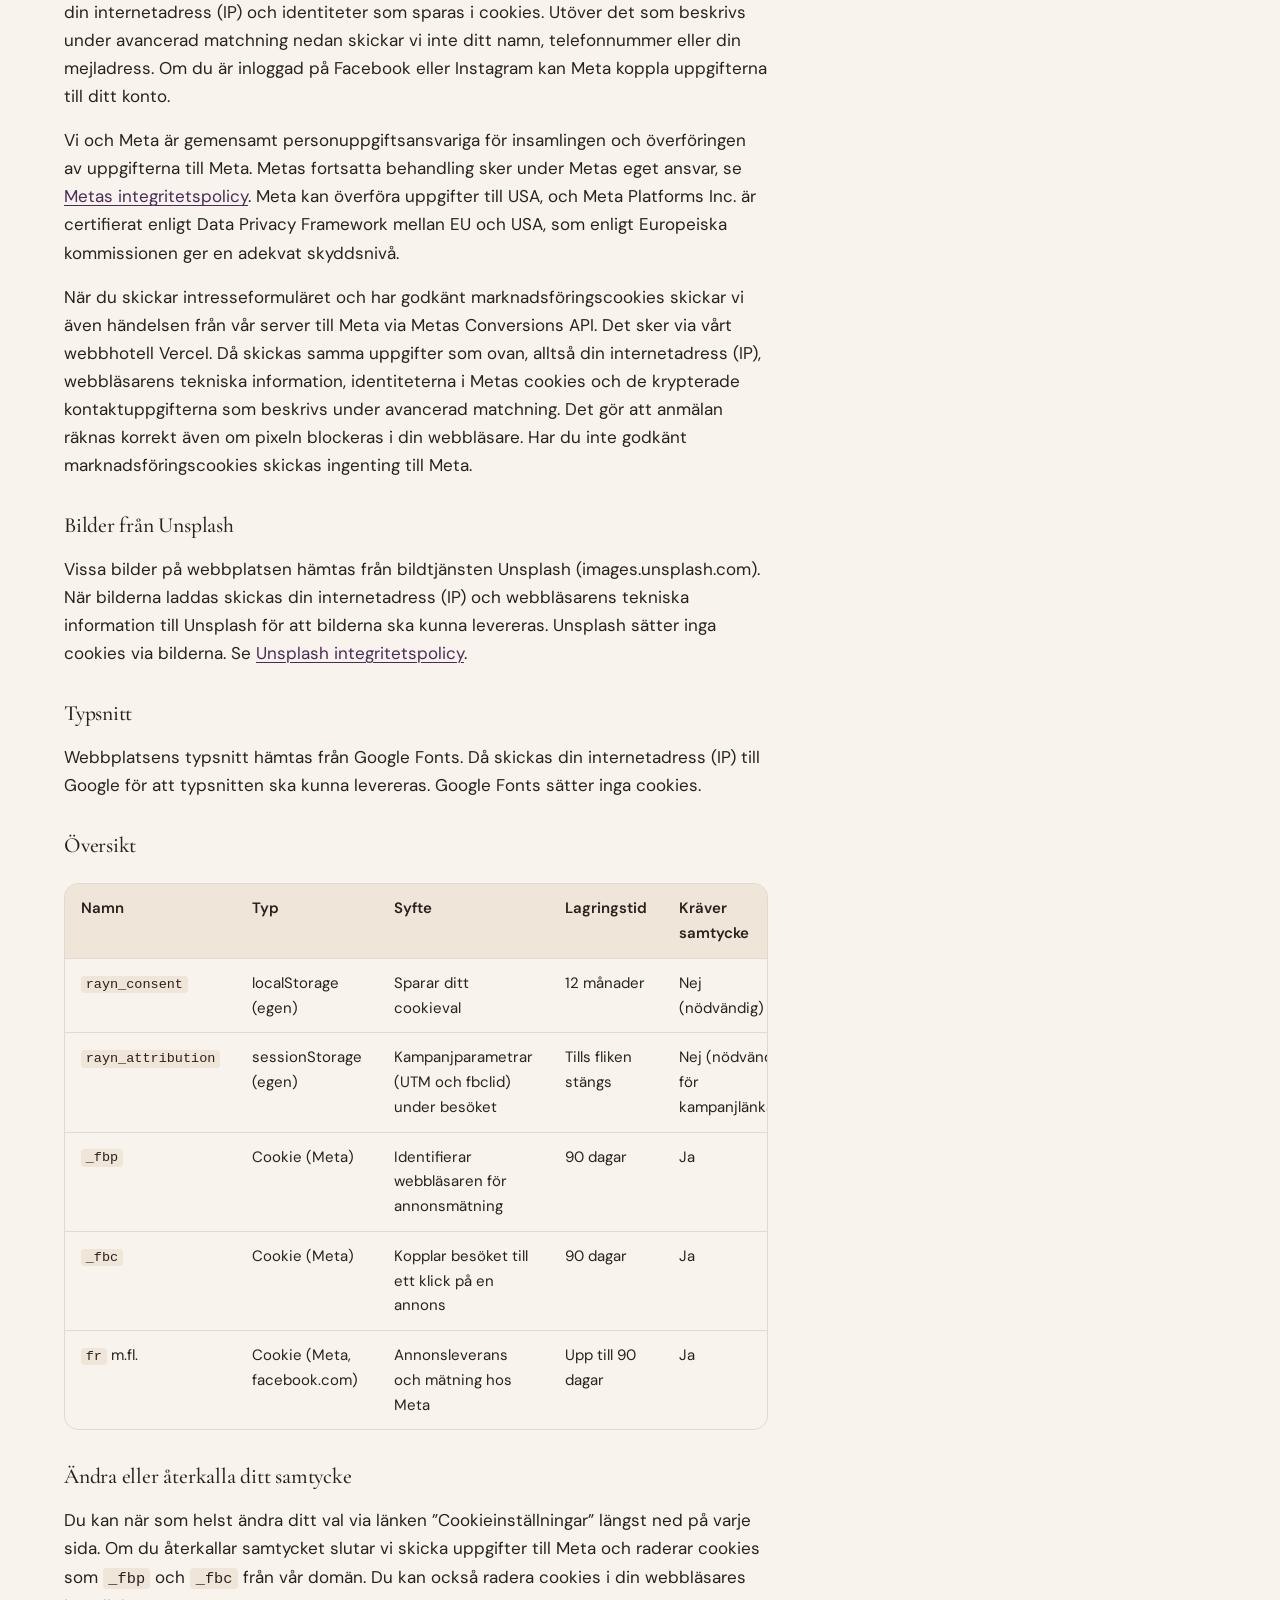
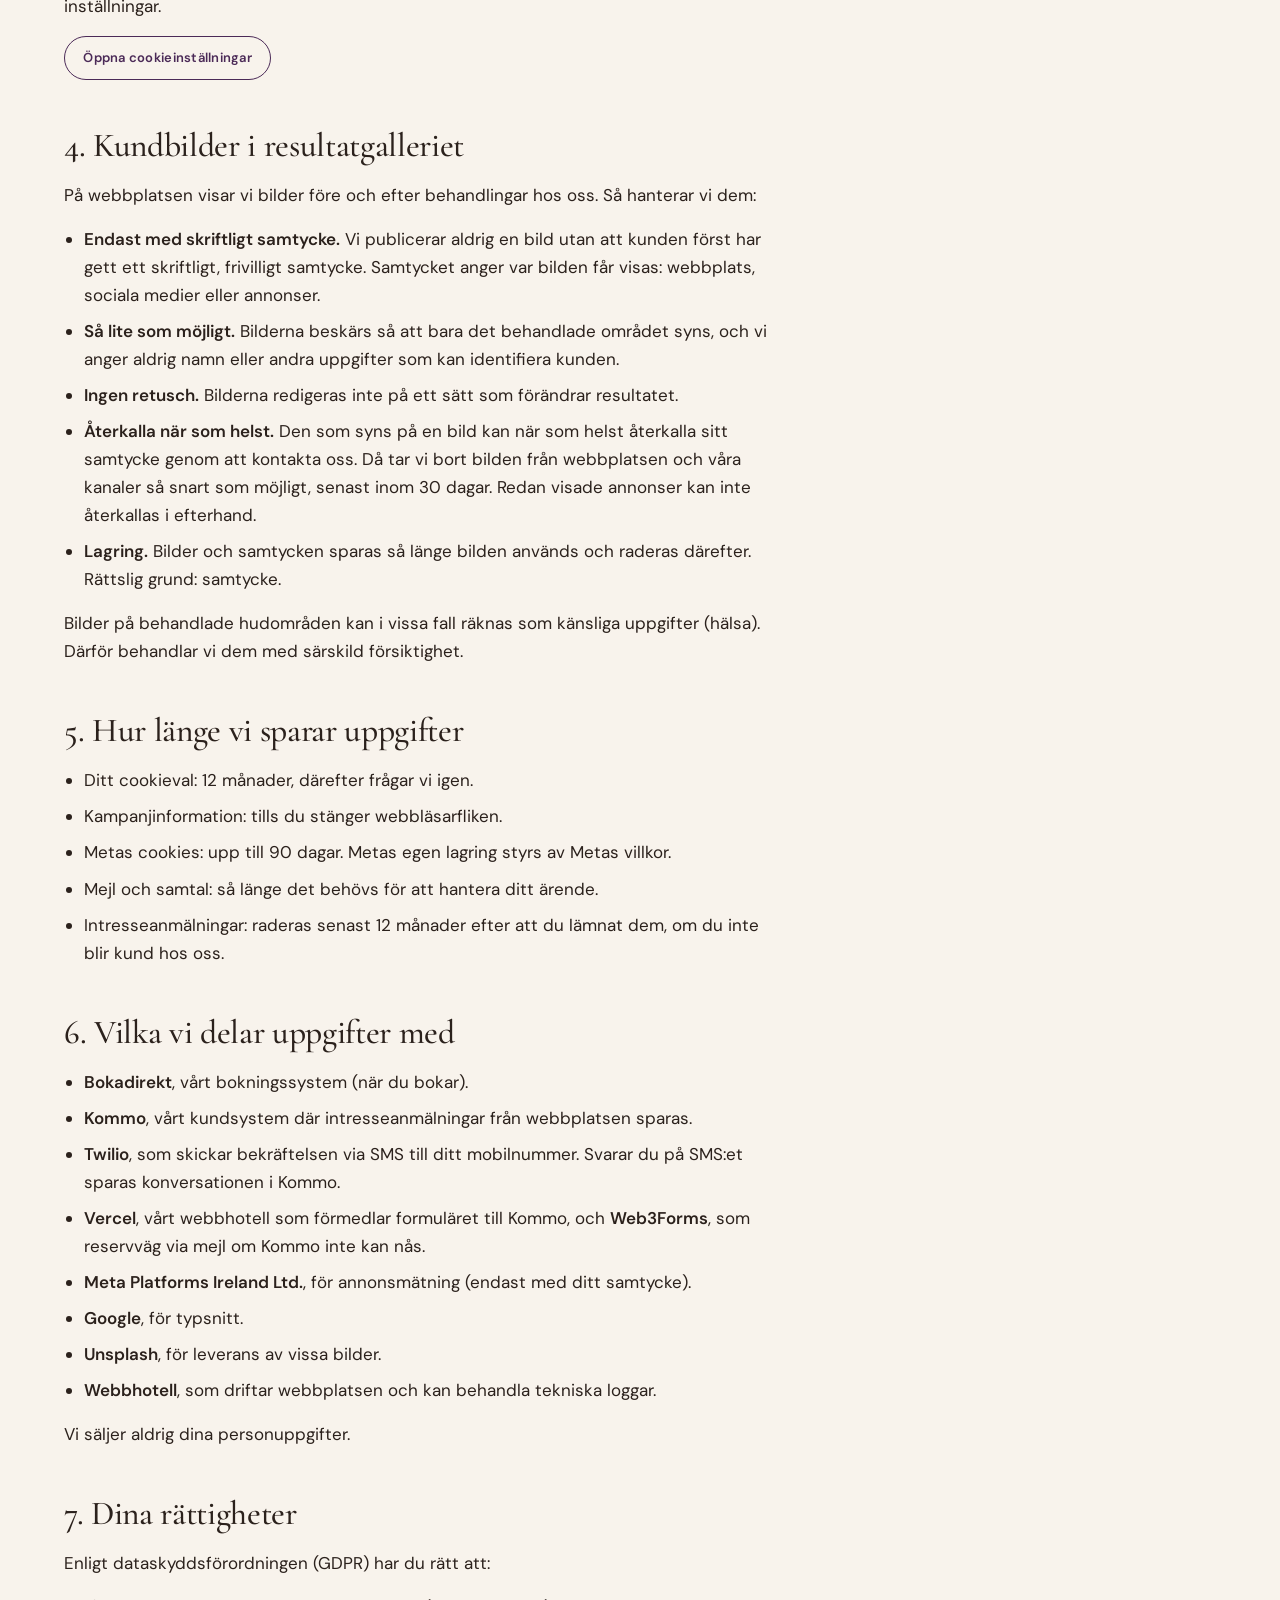
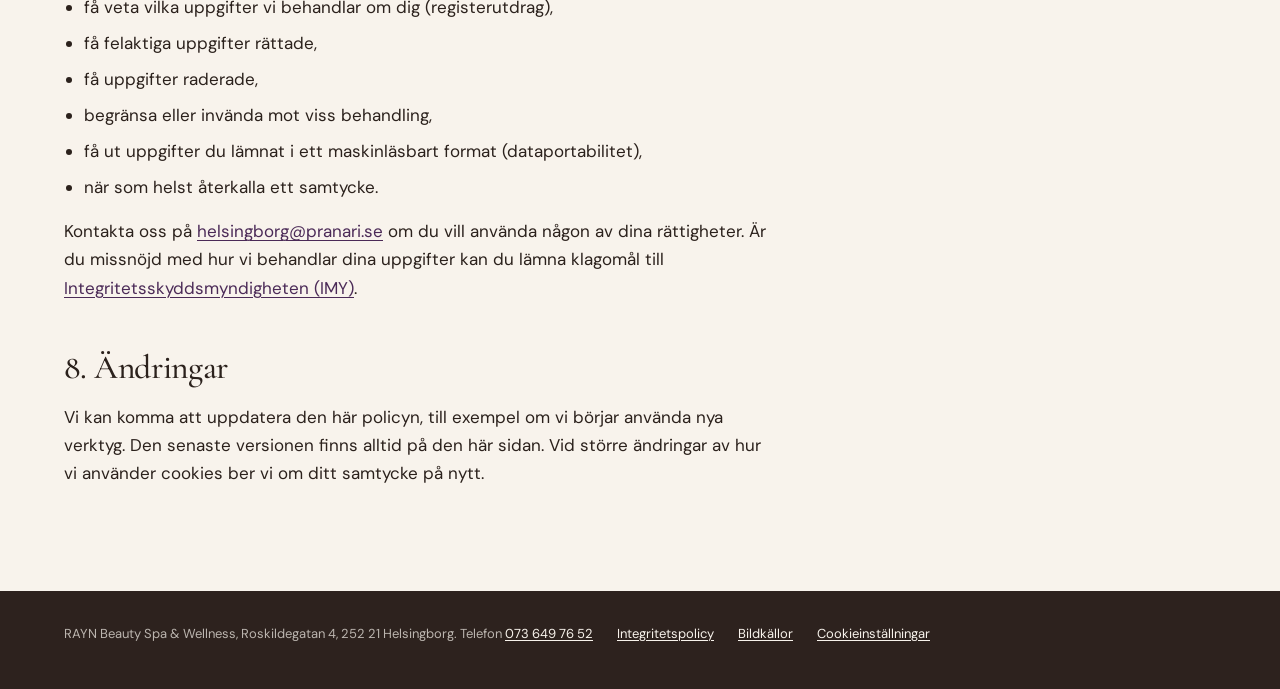
<file: co2/integritetspolicy.html>
<!DOCTYPE html>
<html lang="sv" data-root="">
<head>
  <meta charset="utf-8">
  <meta name="viewport" content="width=device-width, initial-scale=1">
  <title>Integritetspolicy och cookies för RAYN Beauty Spa &amp; Wellness</title>
  <meta name="description" content="Så behandlar RAYN Beauty Spa &amp; Wellness dina personuppgifter, hur vi använder cookies och Metas pixel, och vilka rättigheter du har enligt GDPR.">
  <meta name="robots" content="noindex, follow">
  <link rel="canonical" href="https://raniayouness.vercel.app/co2/integritetspolicy.html">
  <meta name="theme-color" content="#f8f3ec">

  <!-- Open Graph (delning på Facebook/Instagram/Messenger) -->
  <meta property="og:type" content="website">
  <meta property="og:locale" content="sv_SE">
  <meta property="og:site_name" content="RAYN Beauty Spa &amp; Wellness">
  <meta property="og:title" content="Integritetspolicy och cookies för RAYN Beauty Spa &amp; Wellness">
  <meta property="og:description" content="Så behandlar RAYN Beauty Spa &amp; Wellness dina personuppgifter, hur vi använder cookies och Metas pixel, och vilka rättigheter du har enligt GDPR.">
  <meta property="og:url" content="https://raniayouness.vercel.app/co2/integritetspolicy.html">
  <meta property="og:image" content="https://images.unsplash.com/photo-1544161515-4ab6ce6db874?w=1200&amp;h=630&amp;fit=crop&amp;q=75&amp;fm=webp">
  <meta property="og:image:width" content="1200">
  <meta property="og:image:height" content="630">
  <meta property="og:image:alt" content="Terapeut häller varm massageolja i handen medan en kvinna vilar på en behandlingsbrits">
  <meta name="twitter:card" content="summary_large_image">

  <link rel="icon" href="images/favicon.svg" type="image/svg+xml">
  <link rel="icon" href="images/favicon-64.png" type="image/png" sizes="64x64">
  <link rel="apple-touch-icon" href="images/apple-touch-icon.png">

  <!-- Kritiskt: CSS först, sedan bilder; typsnitt laddas utan att blockera rendering -->
  <link rel="stylesheet" href="css/style.css">
  <link rel="preconnect" href="https://images.unsplash.com">
  <link rel="preconnect" href="https://fonts.googleapis.com">
  <link rel="preconnect" href="https://fonts.gstatic.com" crossorigin>
  <link rel="stylesheet" href="https://fonts.googleapis.com/css2?family=Cormorant+Garamond:ital,wght@0,500;0,600;1,500&family=DM+Sans:opsz,wght@9..40,400;9..40,500;9..40,600&display=swap" media="print" onload="this.media='all'">
  <noscript><link rel="stylesheet" href="https://fonts.googleapis.com/css2?family=Cormorant+Garamond:ital,wght@0,500;0,600;1,500&family=DM+Sans:opsz,wght@9..40,400;9..40,500;9..40,600&display=swap"></noscript>
  <script>document.documentElement.classList.add('js');</script>
</head>
<body data-page-type="privacy">
  <a class="skip-link" href="#main">Hoppa till innehållet</a>

  <!-- ===== KAMPANJ-HEADER START (minimal: logga + Boka) ===== -->
  <header class="site-header campaign-header">
    <div class="container site-header__inner">
      <a class="logo" href="index.html"><img class="logo__mark" src="images/logo/rayn-mark.webp" alt="" width="73" height="96"><span class="logo__text"><img class="logo__word" src="images/logo/rayn-wordmark.webp" alt="RAYN" width="208" height="64"><span class="logo__sub">Beauty Spa &amp; Wellness</span></span><span class="visually-hidden">, till startsidan</span></a>
      <a href="https://www.bokadirekt.se/boka-tjanst/rayn-beauty-spa-wellness-132804/co2-fraktionerad-laser-ansiktet-3381485" class="btn btn--primary btn--sm" target="_blank" rel="noopener" data-book data-treatment-id="co2-fraktionerad-laser-ansiktet" data-content-name="CO2 FRAKTIONERAD LASER Ansiktet" data-content-category="Laserbehandling" data-position="header" aria-label="Boka tid på Bokadirekt (öppnas i ny flik)">Boka tid</a>
    </div>
  </header>
  <!-- ===== KAMPANJ-HEADER SLUT ===== -->

  <main id="main">

    <section class="page-hero" aria-labelledby="page-title">
      <div class="container">
        <p class="eyebrow">Integritet</p>
        <h1 id="page-title">Integritetspolicy &amp; cookies</h1>
        <p class="lead">Här beskriver vi hur vi behandlar dina personuppgifter när du besöker vår webbplats, och vilka val du har.</p>
        <p class="page-hero__meta">Senast uppdaterad: 28 oktober 2026</p>
      </div>
    </section>

    <section class="section">
      <div class="container">
        <div class="prose">

          <h2 id="ansvarig">1. Personuppgiftsansvarig</h2>
          <p>Personuppgiftsansvarig för behandlingen som beskrivs här är:</p>
          <p>
            <!-- VERIFIERA: juridiskt bolagsnamn och organisationsnummer -->
            <strong>[Bolagets juridiska namn]</strong>, org.nr [ERSÄTT]<br>
            som driver RAYN Beauty Spa &amp; Wellness<br>
            Roskildegatan 4, 252 21 Helsingborg<br>
            Telefon: <a href="tel:+46736497652">073 649 76 52</a><br>
            Mejl: <a href="mailto:helsingborg@pranari.se">helsingborg@pranari.se</a>
          </p>
          <p>Har du frågor om hur vi behandlar dina personuppgifter är du alltid välkommen att kontakta oss.</p>

          <h2 id="vilka">2. Uppgifter vi behandlar och varför</h2>

          <h3>När du besöker webbplatsen</h3>
          <p>Vår webbplats har inga formulär och inga användarkonton. Vi behandlar bara de uppgifter som beskrivs nedan:</p>
          <ul>
            <li><strong>Ditt cookieval</strong>, för att komma ihåg om du har godkänt marknadsföringscookies eller inte. Rättslig grund: vårt berättigade intresse av att respektera ditt val (och det är nödvändigt för tjänsten).</li>
            <li><strong>Kampanjinformation under besöket</strong>. Kommer du via en kampanjlänk (UTM, t.ex. <code>utm_campaign</code>) eller en annons på Facebook eller Instagram (<code>fbclid</code>) sparar vi det tillfälligt i din webbläsare. Kampanjuppgifterna följer med till bokningen på Bokadirekt så att vi ser vilka kampanjer som leder till bokningar. Allt raderas när du stänger fliken, och <code>fbclid</code> används bara om du har godkänt marknadsföringscookies.</li>
            <li><strong>Metas pixel</strong>, endast om du har godkänt marknadsföringscookies (se avsnitt 3). Rättslig grund: ditt samtycke.</li>
          </ul>

          <h3>När du bokar en tid</h3>
          <p>All bokning sker via <a href="https://www.bokadirekt.se" target="_blank" rel="noopener">Bokadirekt</a>. När du klickar på ”Boka” lämnar du vår webbplats, och uppgifterna du lämnar vid bokningen (t.ex. namn, telefonnummer och mejladress) behandlas enligt Bokadirekts villkor och integritetspolicy. Vi får tillgång till bokningen för att kunna ta emot dig och utföra behandlingen, med avtal som rättslig grund.</p>

          <h3>När du kontaktar oss</h3>
          <p>Ringer eller mejlar du oss behandlar vi de uppgifter du själv lämnar för att kunna svara dig. Rättslig grund: berättigat intresse. Skicka inte känsliga uppgifter, t.ex. om din hälsa, via mejl.</p>

          <h3 id="intresse">När du gör en intresseanmälan</h3>
          <p>Fyller du i intresseformuläret på kampanjsidan behandlar vi de uppgifter du själv lämnar: namn, mejladress, mobilnummer, ditt meddelande och vilken behandling du visat intresse för. Vi skickar en bekräftelse via SMS till ditt mobilnummer. Vi använder uppgifterna enbart för att hantera din förfrågan och svara dig.</p>
          <p>När du skickar in en intresseanmälan med ditt mobilnummer följer RAYN upp din förfrågan med upp till tre SMS om CO₂-kampanjen under de närmaste dagarna. Rättslig grund är berättigat intresse, att kunna följa upp den förfrågan du själv har skickat. Uppföljningen avslutas när du svarar på ett SMS. Svara STOP om du vill spärra framtida SMS från avsändaren. Twilio lagrar uppgifterna som behövs för att planera uppföljningen i upp till sju dagar.</p>
          <p>Rättslig grund: berättigat intresse, att kunna svara på den förfrågan du själv skickar. Du kan när som helst be oss radera uppgifterna.</p>
          <p>Förfrågan sparas i vårt kundsystem Kommo, så att vi kan hålla ordning på vem vi ska svara. Den skickas dit via vårt webbhotell Vercel. Skriv inte uppgifter om din hälsa i formuläret.</p>

          <h3>Vid behandling på kliniken</h3>
          <p>Inför vissa behandlingar fyller du i en hälsodeklaration. Dessa uppgifter behandlas med särskild försiktighet, enbart för att din behandling ska bli säker, och sparas enligt de regler som gäller för verksamheten. <!-- VERIFIERA: rutin för hälsodeklaration och journal samt lagringstid --></p>

          <h2 id="cookies">3. Cookies och Metas pixel</h2>
          <p>Cookies är små textfiler som sparas i din webbläsare. Vi använder också webbläsarens lokala lagring (localStorage och sessionStorage), som fungerar på liknande sätt. Enligt lagen om elektronisk kommunikation får vi bara använda lagring som inte är nödvändig om du har samtyckt till det.</p>

          <h3>Metas pixel</h3>
          <p>Om du godkänner marknadsföringscookies laddas Metas pixel, ett verktyg från Meta Platforms Ireland Ltd. (Facebook och Instagram). Pixeln laddas <strong>inte</strong> innan du har gett ditt samtycke. Vi använder den för att:</p>
          <ul>
            <li>mäta hur många som besöker webbplatsen via våra annonser,</li>
            <li>se vilka behandlingar som väcker intresse, hur många som använder jämförelsen före och efter och hur många som bokar, ringer eller mejlar oss,</li>
            <li>förbättra och rikta våra annonser till personer som kan vara intresserade.</li>
          </ul>
          <p><strong>Avancerad matchning.</strong> Om du har godkänt marknadsföringscookies och skickar intresseformuläret skickar vi även ditt mobilnummer, din mejladress om du angett den och ditt förnamn till Meta, så att Meta kan se att förfrågan kom från en av våra annonser. Uppgifterna krypteras i din webbläsare (SHA-256) innan de skickas, så Meta får dem aldrig i klartext.</p>
          <p>Ditt meddelande och vilken behandling du valt skickas inte. Har du inte godkänt marknadsföringscookies skickas ingenting till Meta.</p>
          <p>Uppgifter som kan skickas till Meta är bland annat vilken sida du besökt, vilken behandling du tittat på eller klickat på, tidpunkt, din webbläsares tekniska information, din internetadress (IP) och identiteter som sparas i cookies. Utöver det som beskrivs under avancerad matchning nedan skickar vi inte ditt namn, telefonnummer eller din mejladress. Om du är inloggad på Facebook eller Instagram kan Meta koppla uppgifterna till ditt konto.</p>
          <p>Vi och Meta är gemensamt personuppgiftsansvariga för insamlingen och överföringen av uppgifterna till Meta. Metas fortsatta behandling sker under Metas eget ansvar, se <a href="https://www.facebook.com/privacy/policy/" target="_blank" rel="noopener">Metas integritetspolicy</a>. Meta kan överföra uppgifter till USA, och Meta Platforms Inc. är certifierat enligt Data Privacy Framework mellan EU och USA, som enligt Europeiska kommissionen ger en adekvat skyddsnivå.</p>
          <p>När du skickar intresseformuläret och har godkänt marknadsföringscookies skickar vi även händelsen från vår server till Meta via Metas Conversions API. Det sker via vårt webbhotell Vercel. Då skickas samma uppgifter som ovan, alltså din internetadress (IP), webbläsarens tekniska information, identiteterna i Metas cookies och de krypterade kontaktuppgifterna som beskrivs under avancerad matchning. Det gör att anmälan räknas korrekt även om pixeln blockeras i din webbläsare. Har du inte godkänt marknadsföringscookies skickas ingenting till Meta.</p>

          <h3>Bilder från Unsplash</h3>
          <p>Vissa bilder på webbplatsen hämtas från bildtjänsten Unsplash (images.unsplash.com). När bilderna laddas skickas din internetadress (IP) och webbläsarens tekniska information till Unsplash för att bilderna ska kunna levereras. Unsplash sätter inga cookies via bilderna. Se <a href="https://unsplash.com/privacy" target="_blank" rel="noopener">Unsplash integritetspolicy</a>.</p>

          <h3>Typsnitt</h3>
          <p>Webbplatsens typsnitt hämtas från Google Fonts. Då skickas din internetadress (IP) till Google för att typsnitten ska kunna levereras. Google Fonts sätter inga cookies. <!-- Tips: för maximal integritet kan typsnitten laddas ned och hostas lokalt, se README. --></p>

          <h3>Översikt</h3>
          <div class="table-wrap">
            <table>
              <thead>
                <tr><th scope="col">Namn</th><th scope="col">Typ</th><th scope="col">Syfte</th><th scope="col">Lagringstid</th><th scope="col">Kräver samtycke</th></tr>
              </thead>
              <tbody>
                <tr><td><code>rayn_consent</code></td><td>localStorage (egen)</td><td>Sparar ditt cookieval</td><td>12 månader</td><td>Nej (nödvändig)</td></tr>
                <tr><td><code>rayn_attribution</code></td><td>sessionStorage (egen)</td><td>Kampanjparametrar (UTM och fbclid) under besöket</td><td>Tills fliken stängs</td><td>Nej (nödvändig för kampanjlänkar)</td></tr>
                <tr><td><code>_fbp</code></td><td>Cookie (Meta)</td><td>Identifierar webbläsaren för annonsmätning</td><td>90 dagar</td><td>Ja</td></tr>
                <tr><td><code>_fbc</code></td><td>Cookie (Meta)</td><td>Kopplar besöket till ett klick på en annons</td><td>90 dagar</td><td>Ja</td></tr>
                <tr><td><code>fr</code> m.fl.</td><td>Cookie (Meta, facebook.com)</td><td>Annonsleverans och mätning hos Meta</td><td>Upp till 90 dagar</td><td>Ja</td></tr>
              </tbody>
            </table>
          </div>

          <h3>Ändra eller återkalla ditt samtycke</h3>
          <p>Du kan när som helst ändra ditt val via länken ”Cookieinställningar” längst ned på varje sida. Om du återkallar samtycket slutar vi skicka uppgifter till Meta och raderar cookies som <code>_fbp</code> och <code>_fbc</code> från vår domän. Du kan också radera cookies i din webbläsares inställningar.</p>
          <p><button type="button" class="btn btn--outline btn--sm" data-consent-open>Öppna cookieinställningar</button></p>

          <h2 id="kundbilder">4. Kundbilder i resultatgalleriet</h2>
          <p>På webbplatsen visar vi bilder före och efter behandlingar hos oss. Så hanterar vi dem:</p>
          <ul>
            <li><strong>Endast med skriftligt samtycke.</strong> Vi publicerar aldrig en bild utan att kunden först har gett ett skriftligt, frivilligt samtycke. Samtycket anger var bilden får visas: webbplats, sociala medier eller annonser.</li>
            <li><strong>Så lite som möjligt.</strong> Bilderna beskärs så att bara det behandlade området syns, och vi anger aldrig namn eller andra uppgifter som kan identifiera kunden.</li>
            <li><strong>Ingen retusch.</strong> Bilderna redigeras inte på ett sätt som förändrar resultatet.</li>
            <li><strong>Återkalla när som helst.</strong> Den som syns på en bild kan när som helst återkalla sitt samtycke genom att kontakta oss. Då tar vi bort bilden från webbplatsen och våra kanaler så snart som möjligt, senast inom 30 dagar. Redan visade annonser kan inte återkallas i efterhand.</li>
            <li><strong>Lagring.</strong> Bilder och samtycken sparas så länge bilden används och raderas därefter. Rättslig grund: samtycke.</li>
          </ul>
          <p>Bilder på behandlade hudområden kan i vissa fall räknas som känsliga uppgifter (hälsa). Därför behandlar vi dem med särskild försiktighet. <!-- VERIFIERA: salongens rutin för samtycke och lagring --></p>

          <h2 id="lagring">5. Hur länge vi sparar uppgifter</h2>
          <ul>
            <li>Ditt cookieval: 12 månader, därefter frågar vi igen.</li>
            <li>Kampanjinformation: tills du stänger webbläsarfliken.</li>
            <li>Metas cookies: upp till 90 dagar. Metas egen lagring styrs av Metas villkor.</li>
            <li>Mejl och samtal: så länge det behövs för att hantera ditt ärende.</li>
            <li>Intresseanmälningar: raderas senast 12 månader efter att du lämnat dem, om du inte blir kund hos oss. <!-- VERIFIERA: lagringstid för intresseanmälningar --></li>
          </ul>

          <h2 id="mottagare">6. Vilka vi delar uppgifter med</h2>
          <ul>
            <li><strong>Bokadirekt</strong>, vårt bokningssystem (när du bokar).</li>
            <li><strong>Kommo</strong>, vårt kundsystem där intresseanmälningar från webbplatsen sparas.</li>
            <li><strong>Twilio</strong>, som skickar bekräftelsen via SMS till ditt mobilnummer. Svarar du på SMS:et sparas konversationen i Kommo.</li>
            <li><strong>Vercel</strong>, vårt webbhotell som förmedlar formuläret till Kommo, och <strong>Web3Forms</strong>, som reservväg via mejl om Kommo inte kan nås.</li>
            <li><strong>Meta Platforms Ireland Ltd.</strong>, för annonsmätning (endast med ditt samtycke).</li>
            <li><strong>Google</strong>, för typsnitt.</li>
            <li><strong>Unsplash</strong>, för leverans av vissa bilder.</li>
            <li><strong>Webbhotell</strong>, som driftar webbplatsen och kan behandla tekniska loggar. <!-- VERIFIERA: namn på webbhotell --></li>
          </ul>
          <p>Vi säljer aldrig dina personuppgifter.</p>

          <h2 id="rattigheter">7. Dina rättigheter</h2>
          <p>Enligt dataskyddsförordningen (GDPR) har du rätt att:</p>
          <ul>
            <li>få veta vilka uppgifter vi behandlar om dig (registerutdrag),</li>
            <li>få felaktiga uppgifter rättade,</li>
            <li>få uppgifter raderade,</li>
            <li>begränsa eller invända mot viss behandling,</li>
            <li>få ut uppgifter du lämnat i ett maskinläsbart format (dataportabilitet),</li>
            <li>när som helst återkalla ett samtycke.</li>
          </ul>
          <p>Kontakta oss på <a href="mailto:helsingborg@pranari.se">helsingborg@pranari.se</a> om du vill använda någon av dina rättigheter. Är du missnöjd med hur vi behandlar dina uppgifter kan du lämna klagomål till <a href="https://www.imy.se" target="_blank" rel="noopener">Integritetsskyddsmyndigheten (IMY)</a>.</p>

          <h2 id="andringar">8. Ändringar</h2>
          <p>Vi kan komma att uppdatera den här policyn, till exempel om vi börjar använda nya verktyg. Den senaste versionen finns alltid på den här sidan. Vid större ändringar av hur vi använder cookies ber vi om ditt samtycke på nytt.</p>

        </div>
      </div>
    </section>

  </main>

  <!-- ===== KAMPANJ-FOOTER START (minimal) ===== -->
  <footer class="site-footer campaign-footer">
    <div class="container">
      <div class="site-footer__bottom">
        <p>RAYN Beauty Spa &amp; Wellness, Roskildegatan 4, 252 21 Helsingborg. Telefon <a href="tel:+46736497652" data-position="campaign-footer">073 649 76 52</a></p>
        <ul>
          <li><a href="integritetspolicy.html">Integritetspolicy</a></li>
          <li><a href="credits.html">Bildkällor</a></li>
          <li><button type="button" class="link-button" data-consent-open>Cookieinställningar</button></li>
        </ul>
      </div>
    </div>
  </footer>
  <!-- ===== KAMPANJ-FOOTER SLUT ===== -->

  <!-- Skript: ordningen är viktig (config → bilder → samtycke → spårning → gränssnitt) -->
  <script src="js/config.js" defer></script>
  <script src="js/images.js" defer></script>
  <script src="js/consent.js" defer></script>
  <script src="js/tracking.js" defer></script>
  <script src="js/main.js" defer></script>
</body>
</html>
</file>
<file: css/style.css>
/* ==========================================================================
   RAYN Beauty Spa & Wellness – stilmall
   --------------------------------------------------------------------------
   Mobile first. Ordning: (1) tokens, (2) bas, (3) layout, (4) header + hero
   (kritiskt ovanför vikningen), (5) komponenter, (6) sidspecifikt,
   (7) cookie/sticky, (8) animationer, (9) större skärmar.
   ========================================================================== */

/* ---------- 1. Tokens ---------- */
:root {
  /* Färger – varma neutraler + aubergine & koppar från RAYN-loggan */
  --color-cream: #f8f3ec;
  --color-cream-soft: #fbf8f3;
  --color-sand: #efe5d8;
  --color-sand-deep: #e3d5c2;
  --color-taupe: #a08a77;
  --color-taupe-text: #6b5747;
  --color-ink: #2b211c;
  --color-espresso: #2d221e;
  --color-accent: #4b2a57;
  --color-accent-hover: #3a1f45;
  --color-accent-soft: #efe5ee;
  --color-gold: #c2925f;
  --color-gold-text: #7d552f;
  --color-gold-light: #e4c49d;
  --color-white: #ffffff;
  --color-line: rgba(43, 33, 28, 0.12);
  --color-line-strong: rgba(43, 33, 28, 0.22);
  --color-focus: #4b2a57;
  --color-success: #3f5e45;

  /* Typsnitt */
  --font-serif: 'Cormorant Garamond', 'Cormorant', Georgia, 'Times New Roman', serif;
  --font-sans: 'DM Sans', system-ui, -apple-system, 'Segoe UI', Roboto, Arial, sans-serif;

  --fs-xs: 0.8125rem;   /* 13 */
  --fs-sm: 0.9375rem;   /* 15 */
  --fs-base: 1.0625rem; /* 17 */
  --fs-md: 1.1875rem;   /* 19 */
  --fs-lg: 1.5rem;      /* 24 */
  --fs-xl: clamp(1.875rem, 1.4rem + 2.2vw, 2.75rem);
  --fs-2xl: clamp(2.375rem, 1.6rem + 4vw, 4.25rem);

  --lh-tight: 1.1;
  --lh-snug: 1.3;
  --lh-base: 1.65;

  /* Avstånd */
  --space-1: 0.25rem;
  --space-2: 0.5rem;
  --space-3: 0.75rem;
  --space-4: 1rem;
  --space-5: 1.5rem;
  --space-6: 2rem;
  --space-7: 3rem;
  --space-8: 4rem;
  --space-9: 6rem;
  --section-y: clamp(3.5rem, 2.5rem + 5vw, 7rem);
  --gutter: 1.25rem;
  --container: 72rem;
  --container-narrow: 46rem;

  /* Former */
  --radius-sm: 6px;
  --radius: 14px;
  --radius-lg: 24px;
  --radius-pill: 999px;
  --shadow-sm: 0 1px 2px rgba(43, 33, 28, 0.06), 0 2px 8px rgba(43, 33, 28, 0.04);
  --shadow: 0 10px 30px -12px rgba(43, 33, 28, 0.22);
  --shadow-lg: 0 24px 60px -20px rgba(43, 33, 28, 0.32);

  /* Rörelse */
  --ease: cubic-bezier(0.22, 0.61, 0.36, 1);
  --dur: 0.6s;

  --header-h: 4.25rem;
  --sticky-h: 4.75rem;
}

/* ---------- 2. Bas ---------- */
*,
*::before,
*::after { box-sizing: border-box; }

html {
  -webkit-text-size-adjust: 100%;
  text-size-adjust: 100%;
  scroll-behavior: smooth;
  scroll-padding-top: calc(var(--header-h) + 1rem);
}

body {
  margin: 0;
  background: var(--color-cream);
  color: var(--color-ink);
  font-family: var(--font-sans);
  font-size: var(--fs-base);
  line-height: var(--lh-base);
  -webkit-font-smoothing: antialiased;
  text-rendering: optimizeLegibility;
  overflow-x: hidden;
  hyphens: none;
  -webkit-hyphens: none;
}

img, svg, video, iframe { display: block; max-width: 100%; }
img { height: auto; }

h1, h2, h3, h4 {
  margin: 0 0 var(--space-4);
  font-family: var(--font-serif);
  font-weight: 500;
  line-height: var(--lh-tight);
  letter-spacing: -0.01em;
  color: var(--color-ink);
}
h1 { font-size: var(--fs-2xl); }
h2 { font-size: var(--fs-xl); }
h3 { font-size: var(--fs-lg); line-height: var(--lh-snug); }
h4 { font-size: var(--fs-md); }

p { margin: 0 0 var(--space-4); }
p:last-child { margin-bottom: 0; }

a { color: var(--color-accent); text-underline-offset: 0.18em; text-decoration-thickness: 1px; }
a:hover { color: var(--color-accent-hover); }

em, .italic { font-style: italic; }
strong { font-weight: 600; }
small { font-size: var(--fs-xs); }

ul, ol { margin: 0 0 var(--space-4); padding-left: 1.25rem; }

:focus-visible {
  outline: 3px solid var(--color-focus);
  outline-offset: 3px;
  border-radius: 4px;
}

.visually-hidden {
  position: absolute !important;
  width: 1px; height: 1px;
  padding: 0; margin: -1px;
  overflow: hidden;
  clip: rect(0, 0, 0, 0);
  white-space: nowrap;
  border: 0;
}

.skip-link {
  position: absolute;
  left: var(--space-4);
  top: -100px;
  z-index: 1000;
  padding: var(--space-3) var(--space-4);
  background: var(--color-accent);
  color: var(--color-cream);
  border-radius: var(--radius-sm);
  text-decoration: none;
}
.skip-link:focus { top: var(--space-3); color: var(--color-cream); }

[hidden] { display: none !important; }

/* ---------- 3. Layout ---------- */
.container {
  width: 100%;
  max-width: calc(var(--container) + var(--gutter) * 2);
  margin-inline: auto;
  padding-inline: var(--gutter);
}
.container--narrow { max-width: calc(var(--container-narrow) + var(--gutter) * 2); margin-left: max(0px, calc((100% - (var(--container) + var(--gutter) * 2)) / 2)); margin-right: auto; }

.section { padding-block: var(--section-y); }
.section--sand { background: var(--color-sand); }
.section--soft { background: var(--color-cream-soft); }
.section--tight { padding-block: calc(var(--section-y) * 0.6); }
.section--dark {
  background: var(--color-espresso);
  color: var(--color-cream);
}
.section--dark h2,
.section--dark h3 { color: var(--color-cream); }

.section-head { max-width: 40rem; margin-bottom: var(--space-7); }
.section-head--center { margin-inline: 0; text-align: left; }
.section-head p { color: var(--color-taupe-text); font-size: var(--fs-md); }
.section--dark .section-head p { color: rgba(248, 243, 236, 0.8); }

.eyebrow {
  display: inline-flex;
  align-items: center;
  margin-bottom: var(--space-4);
  font-family: var(--font-sans);
  font-size: var(--fs-xs);
  font-weight: 600;
  letter-spacing: 0.16em;
  text-transform: uppercase;
  color: var(--color-gold-text);
}
.section--dark .eyebrow { color: var(--color-gold-light); }

.lead { font-size: var(--fs-md); color: var(--color-taupe-text); max-width: 36rem; }

.grid { display: grid; gap: var(--space-5); }

.cta-row {
  display: flex;
  flex-wrap: wrap;
  gap: var(--space-3);
  align-items: center;
}
.cta-row--center { justify-content: flex-start; }

/* ---------- 4a. Knappar ---------- */
.btn {
  --btn-bg: var(--color-accent);
  --btn-fg: var(--color-cream);
  --btn-bd: var(--color-accent);
  display: inline-flex;
  align-items: center;
  justify-content: center;
  gap: 0.5rem;
  min-height: 3rem;
  padding: 0.75rem 1.5rem;
  border: 1.5px solid var(--btn-bd);
  border-radius: var(--radius-pill);
  background: var(--btn-bg);
  color: var(--btn-fg);
  font: 600 var(--fs-sm)/1.2 var(--font-sans);
  letter-spacing: 0.02em;
  text-decoration: none;
  cursor: pointer;
  transition: background-color 0.25s var(--ease), color 0.25s var(--ease), border-color 0.25s var(--ease), transform 0.25s var(--ease), box-shadow 0.25s var(--ease);
  white-space: nowrap;
  -webkit-tap-highlight-color: transparent;
}
.btn:hover { --btn-bg: var(--color-accent-hover); --btn-bd: var(--color-accent-hover); color: var(--btn-fg); transform: translateY(-1px); box-shadow: var(--shadow); }
.btn:active { transform: translateY(0); }
.btn svg { width: 1.05em; height: 1.05em; flex: none; }

.btn--outline { --btn-bg: transparent; --btn-fg: var(--color-accent); --btn-bd: var(--color-accent); }
.btn--outline:hover { --btn-bg: var(--color-accent); --btn-fg: var(--color-cream); }

.btn--light { --btn-bg: var(--color-cream); --btn-fg: var(--color-accent); --btn-bd: var(--color-cream); }
.btn--light:hover { --btn-bg: var(--color-white); --btn-fg: var(--color-accent-hover); --btn-bd: var(--color-white); }

.btn--outline-light { --btn-bg: transparent; --btn-fg: var(--color-cream); --btn-bd: rgba(248, 243, 236, 0.6); }
.btn--outline-light:hover { --btn-bg: var(--color-cream); --btn-fg: var(--color-accent); --btn-bd: var(--color-cream); }

.btn--text {
  --btn-bg: transparent; --btn-bd: transparent; --btn-fg: var(--color-accent);
  padding-inline: 0.75rem;
  text-decoration: underline;
  text-underline-offset: 0.2em;
}
.btn--text:hover { --btn-bg: transparent; --btn-bd: transparent; --btn-fg: var(--color-accent-hover); box-shadow: none; }

.btn--sm { min-height: 2.75rem; padding: 0.55rem 1.15rem; font-size: var(--fs-xs); }
.btn--lg { min-height: 3.5rem; padding: 0.9rem 2rem; font-size: var(--fs-base); }
.btn--block { width: 100%; }

.link-button {
  padding: 0;
  border: 0;
  background: none;
  color: inherit;
  font: inherit;
  text-decoration: underline;
  text-underline-offset: 0.18em;
  cursor: pointer;
}

/* ---------- 4b. Header ---------- */
.site-header {
  position: sticky;
  top: 0;
  z-index: 50;
  background: rgba(248, 243, 236, 0.92);
  -webkit-backdrop-filter: saturate(140%) blur(10px);
  backdrop-filter: saturate(140%) blur(10px);
  border-bottom: 1px solid transparent;
  transition: border-color 0.3s var(--ease), box-shadow 0.3s var(--ease);
}
.site-header.is-scrolled { border-color: var(--color-line); box-shadow: 0 6px 24px -18px rgba(43, 33, 28, 0.4); }

.site-header__inner {
  display: flex;
  align-items: center;
  justify-content: space-between;
  gap: var(--space-4);
  min-height: var(--header-h);
}

.logo {
  display: inline-flex;
  align-items: center;
  gap: 0.5rem;
  flex: none;
  color: var(--color-ink);
  text-decoration: none;
  line-height: 1;
}
.logo:hover { color: var(--color-ink); }
.logo__mark { width: auto; max-width: none; height: 2.25rem; }
.logo__text { display: inline-flex; flex-direction: column; align-items: flex-start; gap: 0.3rem; }
.logo__word { width: auto; max-width: none; height: 1.3rem; }
.logo__sub {
  font-size: 0.5rem;
  font-weight: 600;
  letter-spacing: 0.18em;
  text-transform: uppercase;
  color: var(--color-taupe-text);
  white-space: nowrap;
}
.logo--light .logo__sub { color: var(--color-gold-light); }

.site-header__actions { display: flex; align-items: center; gap: var(--space-2); }

.nav-toggle {
  display: inline-flex;
  align-items: center;
  justify-content: center;
  width: 2.75rem;
  height: 2.75rem;
  padding: 0;
  border: 1px solid var(--color-line-strong);
  border-radius: 50%;
  background: transparent;
  color: var(--color-ink);
  cursor: pointer;
}
.nav-toggle__bars,
.nav-toggle__bars::before,
.nav-toggle__bars::after {
  display: block;
  width: 1.1rem;
  height: 1.5px;
  background: currentColor;
  border-radius: 2px;
  transition: transform 0.3s var(--ease), opacity 0.2s;
}
.nav-toggle__bars { position: relative; }
.nav-toggle__bars::before,
.nav-toggle__bars::after { content: ''; position: absolute; left: 0; }
.nav-toggle__bars::before { top: -6px; }
.nav-toggle__bars::after { top: 6px; }
.nav-open .nav-toggle__bars { background: transparent; }
.nav-open .nav-toggle__bars::before { transform: translateY(6px) rotate(45deg); }
.nav-open .nav-toggle__bars::after { transform: translateY(-6px) rotate(-45deg); }

.site-nav {
  position: fixed;
  inset: var(--header-h) 0 auto 0;
  max-height: calc(100dvh - var(--header-h));
  overflow-y: auto;
  padding: var(--space-5) var(--gutter) var(--space-7);
  background: var(--color-cream);
  border-bottom: 1px solid var(--color-line);
  box-shadow: var(--shadow);
  visibility: hidden;
  opacity: 0;
  transform: translateY(-8px);
  transition: opacity 0.25s var(--ease), transform 0.25s var(--ease), visibility 0s 0.25s;
}
.nav-open .site-nav {
  visibility: visible;
  opacity: 1;
  transform: none;
  transition: opacity 0.25s var(--ease), transform 0.25s var(--ease);
}
.site-nav ul { list-style: none; margin: 0; padding: 0; }
.site-nav li + li { border-top: 1px solid var(--color-line); }
.site-nav a {
  display: block;
  padding: var(--space-4) 0;
  font-family: var(--font-serif);
  font-size: 1.6rem;
  color: var(--color-ink);
  text-decoration: none;
}
.site-nav a[aria-current='page'] { color: var(--color-accent); font-style: italic; }

/* ---------- 4c. Hero ---------- */
.arch {
  position: relative;
  overflow: hidden;
  aspect-ratio: 4 / 5;
  border-radius: 50% 50% var(--radius) var(--radius) / 40% 40% var(--radius) var(--radius);
  background: var(--color-sand-deep);
}
.arch img { width: 100%; height: 100%; object-fit: cover; }

.trust-list {
  display: flex;
  flex-wrap: wrap;
  gap: var(--space-3) var(--space-5);
  margin: var(--space-6) 0 0;
  padding: 0;
  list-style: none;
  font-size: var(--fs-sm);
  color: var(--color-taupe-text);
}
.trust-list li { display: inline-flex; align-items: center; gap: var(--space-2); }
.trust-list svg { width: 1.15rem; height: 1.15rem; color: var(--color-gold-text); flex: none; }
.trust-list strong { color: var(--color-ink); }

/* ---------- 5. Komponenter ---------- */

/* Stjärnor */
.stars { display: inline-flex; gap: 2px; color: var(--color-gold); }
.stars svg { width: 1em; height: 1em; }

/* Ornament */
.ornament { display: flex; justify-content: flex-start; color: var(--color-gold); margin: var(--space-5) auto; }
.ornament svg { width: 1.5rem; height: 1.5rem; }

/* Pris */
.price { display: flex; flex-wrap: wrap; align-items: baseline; gap: 0.15rem 0.5rem; margin: 0; }
.price__now { font-family: var(--font-serif); font-size: 1.5rem; font-weight: 600; color: var(--color-ink); line-height: 1; }
.price__was { font-size: var(--fs-sm); color: var(--color-taupe-text); }
.price__meta { display: block; width: 100%; font-size: var(--fs-xs); color: var(--color-taupe-text); }
.badge {
  display: inline-flex;
  align-items: center;
  padding: 0.2rem 0.6rem;
  border-radius: var(--radius-pill);
  background: var(--color-accent-soft);
  color: var(--color-accent);
  font-size: 0.75rem;
  font-weight: 600;
  letter-spacing: 0.02em;
  white-space: nowrap;
}
.badge--outline { background: transparent; border: 1px solid var(--color-line-strong); color: var(--color-taupe-text); }

/* Fördelar */
.feature-grid { display: grid; gap: var(--space-6); }
.feature { display: grid; grid-template-columns: auto 1fr; gap: var(--space-4); align-items: start; }
.feature__icon {
  display: grid;
  place-items: center;
  width: 3.25rem;
  height: 3.25rem;
  border-radius: 50%;
  background: var(--color-cream);
  border: 1px solid var(--color-gold-light);
  color: var(--color-accent);
}
.section--sand .feature__icon { background: var(--color-cream-soft); }
.feature__icon svg, .trust-list svg, .check-list svg, .menu-category__note svg {  flex: none; }
.feature__icon svg { width: 1.4rem; height: 1.4rem; }
.feature h3 { font-size: 1.375rem; margin-bottom: var(--space-2); }
.feature p { color: var(--color-taupe-text); font-size: var(--fs-sm); }

/* Info-kort (hitta hit, kontakt) */
.info-grid { display: grid; gap: var(--space-5); }
.info-card {
  padding: var(--space-6);
  background: var(--color-cream-soft);
  border: 1px solid var(--color-line);
  border-radius: var(--radius);
}
.info-card h2,
.info-card h3 { font-size: 1.5rem; margin-bottom: var(--space-3); }
.info-card address { font-style: normal; }
.info-card__icon { display: block; color: var(--color-gold-text); margin-bottom: var(--space-3); }
.info-card__icon svg { width: 1.5rem; height: 1.5rem; }
.info-card .big-link {
  font-family: var(--font-serif);
  font-size: 1.5rem;
  font-weight: 600;
  text-decoration: none;
}
.info-card .big-link:hover { text-decoration: underline; }

.hours { width: 100%; border-collapse: collapse; font-size: var(--fs-sm); }
.hours th, .hours td { padding: 0.45rem 0; text-align: left; border-bottom: 1px solid var(--color-line); }
.hours th { font-weight: 500; }
.hours td { text-align: left; color: var(--color-taupe-text); }
.hours tr:last-child th, .hours tr:last-child td { border-bottom: 0; }

/* Karta (laddas vid klick) */
.map {
  position: relative;
  display: grid;
  place-items: center start;
  min-height: 20rem;
  overflow: hidden;
  border-radius: var(--radius);
  border: 1px solid var(--color-line);
  background:
    repeating-linear-gradient(0deg, transparent 0 38px, rgba(43, 33, 28, 0.05) 38px 39px),
    repeating-linear-gradient(90deg, transparent 0 38px, rgba(43, 33, 28, 0.05) 38px 39px),
    var(--color-sand);
  text-align: left;
}
.map__inner { max-width: 22rem; padding: var(--space-6); }
.map__pin { display: block; width: 2.5rem; height: 2.5rem; margin: 0 0 var(--space-3); color: var(--color-accent); }
.map__pin svg { width: 100%; height: 100%; }
.map__note { font-size: var(--fs-xs); color: var(--color-taupe-text); margin-top: var(--space-3); }
.map iframe { position: absolute; inset: 0; width: 100%; height: 100%; border: 0; }

/* CTA-band */
.cta-band { text-align: left; }
.cta-band h2 { margin-inline: 0; max-width: 30rem; }
.cta-band p { max-width: 32rem; margin-inline: 0; margin-bottom: var(--space-6); color: rgba(248, 243, 236, 0.82); }
.cta-band .small-print { margin-top: var(--space-5); margin-bottom: 0; font-size: var(--fs-xs); color: rgba(248, 243, 236, 0.7); }

/* Sidhuvud för undersidor */
.page-hero {
  padding-block: var(--space-7) var(--space-7);
  background: linear-gradient(180deg, var(--color-cream) 0%, var(--color-sand) 100%);
  border-bottom: 1px solid var(--color-line);
}
.page-hero h1 { font-size: clamp(2.25rem, 1.6rem + 3vw, 3.5rem); }
.page-hero .lead { margin-bottom: 0; }

/* Kategori-navigering (chips) */
.chip-nav {
  position: sticky;
  top: var(--header-h);
  z-index: 40;
  background: rgba(248, 243, 236, 0.95);
  -webkit-backdrop-filter: blur(8px);
  backdrop-filter: blur(8px);
  border-bottom: 1px solid var(--color-line);
}
.chip-nav ul {
  display: flex;
  gap: var(--space-2);
  margin: 0;
  padding: var(--space-3) 0;
  list-style: none;
  overflow-x: auto;
  scrollbar-width: none;
  -webkit-overflow-scrolling: touch;
}
.chip-nav ul::-webkit-scrollbar { display: none; }
.chip-nav a {
  display: inline-flex;
  align-items: center;
  min-height: 2.5rem;
  padding: 0.4rem 1rem;
  border: 1px solid var(--color-line-strong);
  border-radius: var(--radius-pill);
  color: var(--color-ink);
  font-size: var(--fs-sm);
  text-decoration: none;
  white-space: nowrap;
  transition: background-color 0.2s, border-color 0.2s;
}
.chip-nav a:hover { background: var(--color-sand); border-color: var(--color-taupe); color: var(--color-ink); }

/* Behandlingsmeny */
.menu-category { padding-block: var(--space-8); }
.menu-category--alt { background: var(--color-cream-soft); }
.menu-category__head { display: grid; gap: var(--space-3); margin-bottom: var(--space-5); }
.menu-category__head h2 { margin-bottom: 0; }
.menu-category__head p { color: var(--color-taupe-text); margin: 0; max-width: 42rem; }
.menu-category__note {
  display: flex;
  gap: var(--space-2);
  align-items: flex-start;
  font-size: var(--fs-sm);
  color: var(--color-taupe-text);
  margin: 0;
}
.menu-category__note svg { width: 1.1rem; height: 1.1rem; flex: none; margin-top: 0.2rem; color: var(--color-gold-text); }

.menu-list { list-style: none; margin: 0; padding: 0; border-top: 1px solid var(--color-line-strong); }
.menu-item {
  display: grid;
  grid-template-columns: 1fr auto;
  grid-template-areas:
    'info info'
    'price action';
  gap: var(--space-3) var(--space-4);
  align-items: center;
  padding: var(--space-5) 0;
  border-bottom: 1px solid var(--color-line);
}
.menu-item__info { grid-area: info; }
.menu-item__name { font-family: var(--font-serif); font-size: 1.4rem; font-weight: 600; line-height: 1.2; margin: 0 0 0.3rem; }
.menu-item__desc { font-size: var(--fs-sm); color: var(--color-taupe-text); margin: 0; }
.menu-item__price { grid-area: price; }
.menu-item__action { grid-area: action; }
.menu-item .price__now { font-size: 1.35rem; }

/* Om oss */
.split { display: grid; gap: var(--space-7); align-items: center; }
.split__media .arch { max-width: 26rem; margin-inline: auto; }
.pillars { display: grid; gap: var(--space-5); counter-reset: pillar; }
.pillar {
  padding: var(--space-6);
  border-top: 1px solid var(--color-gold);
}
.pillar::before {
  counter-increment: pillar;
  content: '0' counter(pillar);
  display: block;
  font-family: var(--font-serif);
  font-size: 1.1rem;
  font-style: italic;
  color: var(--color-gold-text);
  margin-bottom: var(--space-2);
}
.pillar h3 { margin-bottom: var(--space-2); }
.pillar p { color: var(--color-taupe-text); font-size: var(--fs-sm); }

.team-grid { display: grid; gap: var(--space-6); }
.team-card { text-align: left; }
.team-card .arch { max-width: 16rem; margin: 0 0 var(--space-4); }
.team-card h3 { margin-bottom: var(--space-1); }
.team-card__role { font-size: var(--fs-sm); color: var(--color-gold-text); font-weight: 500; margin-bottom: var(--space-3); }
.team-card p { font-size: var(--fs-sm); color: var(--color-taupe-text); }

.check-list { list-style: none; padding: 0; margin: 0; display: grid; gap: var(--space-4); }
.check-list li { display: grid; grid-template-columns: auto 1fr; gap: var(--space-3); align-items: start; }
.check-list svg { width: 1.25rem; height: 1.25rem; margin-top: 0.2rem; color: var(--color-accent); }
.section--dark .check-list svg { color: var(--color-gold-light); }

/* Steg */
.steps { list-style: none; margin: 0; padding: 0; display: grid; gap: var(--space-5); counter-reset: step; }
.steps li {
  position: relative;
  padding: var(--space-5) var(--space-5) var(--space-5) 4.25rem;
  background: var(--color-cream-soft);
  border: 1px solid var(--color-line);
  border-radius: var(--radius);
}
.steps li::before {
  counter-increment: step;
  content: counter(step);
  position: absolute;
  left: var(--space-5);
  top: var(--space-5);
  display: grid;
  place-items: center;
  width: 2.1rem;
  height: 2.1rem;
  border-radius: 50%;
  background: var(--color-accent);
  color: var(--color-cream);
  font-family: var(--font-serif);
  font-size: 1.15rem;
  font-weight: 600;
}
.steps h3 { font-size: 1.3rem; margin-bottom: var(--space-1); }
.steps p { font-size: var(--fs-sm); color: var(--color-taupe-text); }

/* Prisbox */
.price-box {
  display: grid;
  gap: var(--space-5);
  padding: var(--space-6);
  background: var(--color-cream-soft);
  border: 1px solid var(--color-gold-light);
  border-radius: var(--radius-lg);
  box-shadow: var(--shadow-sm);
  text-align: left;
}
.price-box .price { justify-content: flex-start; }
.price-box .price__now { font-size: 3rem; }
.price-box__meta { display: flex; flex-wrap: wrap; justify-content: flex-start; gap: var(--space-2) var(--space-5); margin: 0; padding: 0; list-style: none; color: var(--color-taupe-text); font-size: var(--fs-sm); }
.price-box__meta li { display: inline-flex; align-items: center; gap: var(--space-2); }
.price-box__meta svg { width: 1.1rem; height: 1.1rem; color: var(--color-gold-text); }

/* Vanliga frågor */
.faq { display: grid; gap: var(--space-3); }
.faq details {
  background: var(--color-cream-soft);
  border: 1px solid var(--color-line);
  border-radius: var(--radius);
  transition: border-color 0.2s;
}
.faq details[open] { border-color: var(--color-gold-light); }
.faq summary {
  position: relative;
  display: block;
  padding: var(--space-5) 3.5rem var(--space-5) var(--space-5);
  font-family: var(--font-serif);
  font-size: 1.3rem;
  font-weight: 600;
  line-height: 1.3;
  cursor: pointer;
  list-style: none;
}
.faq summary::-webkit-details-marker { display: none; }
.faq summary::after {
  content: '';
  position: absolute;
  right: var(--space-5);
  top: 50%;
  width: 0.85rem;
  height: 0.85rem;
  margin-top: -0.425rem;
  background:
    linear-gradient(currentColor, currentColor) center / 100% 1.5px no-repeat,
    linear-gradient(currentColor, currentColor) center / 1.5px 100% no-repeat;
  color: var(--color-accent);
  transition: transform 0.3s var(--ease);
}
.faq details[open] summary::after { transform: rotate(45deg); }
.faq summary:focus-visible { outline-offset: -3px; border-radius: var(--radius); }
.faq__answer { padding: 0 var(--space-5) var(--space-5); color: var(--color-taupe-text); }

/* Löptext (integritetspolicy) */
.prose { max-width: 44rem; }
.prose h2 { font-size: clamp(1.6rem, 1.3rem + 1.2vw, 2.1rem); margin-top: var(--space-7); }
.prose h3 { font-size: 1.35rem; margin-top: var(--space-6); }
.prose h2:first-child { margin-top: 0; }
.prose li { margin-bottom: var(--space-2); }
.prose .table-wrap { overflow-x: auto; margin: var(--space-5) 0; border: 1px solid var(--color-line); border-radius: var(--radius); }
.prose table { width: 100%; min-width: 34rem; border-collapse: collapse; font-size: var(--fs-sm); }
.prose th, .prose td { padding: 0.75rem 1rem; text-align: left; vertical-align: top; border-bottom: 1px solid var(--color-line); }
.prose thead th { background: var(--color-sand); font-weight: 600; }
.prose tr:last-child td { border-bottom: 0; }
.prose code { font-size: 0.9em; padding: 0.1em 0.35em; background: var(--color-sand); border-radius: 4px; }

.notice {
  display: flex;
  gap: var(--space-3);
  padding: var(--space-4) var(--space-5);
  border-left: 3px solid var(--color-gold);
  background: var(--color-cream-soft);
  border-radius: 0 var(--radius-sm) var(--radius-sm) 0;
  font-size: var(--fs-sm);
  color: var(--color-taupe-text);
}
.notice strong { color: var(--color-ink); }
.notice svg { width: 1.25rem; height: 1.25rem; flex: none; margin-top: 0.2rem; color: var(--color-gold-text); }
.notice p { margin: 0; }

/* ---------- Sidfot ---------- */
.site-footer {
  background: var(--color-espresso);
  color: rgba(248, 243, 236, 0.82);
  padding-block: var(--space-8) var(--space-6);
  font-size: var(--fs-sm);
}
.site-footer a:not(.btn) { color: var(--color-cream); }
.site-footer a:not(.btn):hover { color: var(--color-gold-light); }
.site-footer :focus-visible { outline-color: var(--color-gold-light); }
.site-footer .logo { color: var(--color-cream); }
.site-footer .logo__sub { color: var(--color-gold-light); }
.site-footer__grid { display: grid; gap: var(--space-6); }
.site-footer h2 {
  font-family: var(--font-sans);
  font-size: var(--fs-xs);
  font-weight: 600;
  letter-spacing: 0.16em;
  text-transform: uppercase;
  color: var(--color-gold-light);
  margin-bottom: var(--space-3);
}
.site-footer ul { list-style: none; margin: 0; padding: 0; display: grid; gap: var(--space-2); }
.site-footer address { font-style: normal; }
.site-footer__tagline { margin-top: var(--space-4); font-family: var(--font-serif); font-size: 1.3rem; font-style: italic; color: var(--color-cream); }
.site-footer__bottom {
  display: flex;
  flex-wrap: wrap;
  gap: var(--space-3) var(--space-5);
  justify-content: flex-start;
  margin-top: var(--space-7);
  padding-top: var(--space-5);
  border-top: 1px solid rgba(248, 243, 236, 0.14);
  font-size: var(--fs-xs);
  color: rgba(248, 243, 236, 0.7);
}
.site-footer__bottom ul { display: flex; flex-wrap: wrap; gap: var(--space-2) var(--space-5); }
.site-footer .link-button { color: var(--color-cream); }
.site-footer .link-button:hover { color: var(--color-gold-light); }
.site-footer .hours th, .site-footer .hours td { border-color: rgba(248, 243, 236, 0.12); color: rgba(248, 243, 236, 0.82); }

/* ---------- 6. Kampanjsidor ---------- */
.campaign-header .site-header__inner { min-height: 3.75rem; }
.offer-chip {
  display: inline-flex;
  flex-wrap: wrap;
  align-items: baseline;
  gap: 0.25rem 0.6rem;
  padding: 0.65rem 1.1rem;
  margin-bottom: var(--space-5);
  border-radius: var(--radius);
  background: var(--color-cream-soft);
  border: 1px solid var(--color-gold-light);
}
.offer-chip .price__now { font-size: 1.75rem; }
.campaign-section-cta { margin-top: var(--space-6); }
.age-note {
  display: inline-flex;
  align-items: center;
  gap: var(--space-2);
  font-size: var(--fs-sm);
  font-weight: 500;
  color: var(--color-ink);
}
.age-note svg { width: 1.1rem; height: 1.1rem; color: var(--color-accent); }
.campaign-footer { padding-block: var(--space-6); }
.campaign-footer .site-footer__bottom { margin-top: 0; padding-top: 0; border-top: 0; }

/* ---------- 7. Fast bokningsknapp + cookiebanner ---------- */
.sticky-cta {
  position: fixed;
  left: 0;
  right: 0;
  bottom: 0;
  z-index: 60;
  display: flex;
  align-items: center;
  gap: var(--space-3);
  padding: var(--space-3) var(--gutter) calc(var(--space-3) + env(safe-area-inset-bottom));
  background: rgba(248, 243, 236, 0.97);
  border-top: 1px solid var(--color-line);
  box-shadow: 0 -8px 24px -16px rgba(43, 33, 28, 0.35);
  transform: translateY(110%);
  transition: transform 0.35s var(--ease);
}
.sticky-cta.is-visible { transform: none; }
.sticky-cta__text { flex: 1; min-width: 0; font-size: var(--fs-xs); line-height: 1.35; color: var(--color-taupe-text); }
.sticky-cta__text strong { display: block; font-size: var(--fs-sm); color: var(--color-ink); white-space: nowrap; overflow: hidden; text-overflow: ellipsis; }
.sticky-cta .btn { flex: none; }
.has-sticky-cta { padding-bottom: var(--sticky-h); }
.has-cookie-banner .sticky-cta { display: none; }

.cookie-banner {
  position: fixed;
  left: var(--space-3);
  right: var(--space-3);
  bottom: calc(var(--space-3) + env(safe-area-inset-bottom));
  z-index: 90;
  max-width: 40rem;
  margin-inline: auto;
  padding: var(--space-4) var(--space-5);
  background: var(--color-cream-soft);
  border: 1px solid var(--color-line-strong);
  border-radius: var(--radius-lg);
  box-shadow: var(--shadow-lg);
  font-size: var(--fs-sm);
  animation: slide-up 0.45s var(--ease) both;
}
.cookie-banner__title { font-family: var(--font-serif); font-size: 1.25rem; font-weight: 600; color: var(--color-ink); margin-bottom: var(--space-2); }
.cookie-banner__text { color: var(--color-taupe-text); margin-bottom: var(--space-3); line-height: 1.5; }
.cookie-banner__actions { display: grid; grid-template-columns: 1fr 1fr; gap: var(--space-2); }
.cookie-banner__actions .btn--text { grid-column: 1 / -1; }

.cookie-dialog {
  width: min(100% - 2rem, 34rem);
  max-height: calc(100dvh - 2rem);
  padding: 0;
  border: 0;
  border-radius: var(--radius-lg);
  background: var(--color-cream-soft);
  color: var(--color-ink);
  box-shadow: var(--shadow-lg);
}
.cookie-dialog::backdrop { background: rgba(43, 33, 28, 0.45); }
.cookie-dialog__form { position: relative; padding: var(--space-6) var(--space-5) var(--space-5); font-size: var(--fs-sm); }
.cookie-dialog__title { font-size: 1.75rem; margin-bottom: var(--space-3); padding-right: 2.5rem; }
.cookie-dialog__form > p { color: var(--color-taupe-text); }
.cookie-dialog__close {
  position: absolute;
  top: var(--space-4);
  right: var(--space-4);
  width: 2.5rem;
  height: 2.5rem;
  border: 0;
  border-radius: 50%;
  background: transparent;
  color: var(--color-ink);
  font-size: 1.75rem;
  line-height: 1;
  cursor: pointer;
}
.cookie-dialog__close:hover { background: var(--color-sand); }
.cookie-option {
  display: flex;
  gap: var(--space-4);
  align-items: flex-start;
  justify-content: space-between;
  padding: var(--space-4) 0;
  border-top: 1px solid var(--color-line);
}
.cookie-option__name { display: block; font-weight: 600; color: var(--color-ink); margin-bottom: var(--space-1); cursor: pointer; }
.cookie-option__desc { color: var(--color-taupe-text); margin: 0; }
.cookie-dialog__actions { display: grid; grid-template-columns: 1fr 1fr; gap: var(--space-2); margin-top: var(--space-4); }
.cookie-dialog__more { margin-top: var(--space-4); text-align: left; font-size: var(--fs-xs); }

.switch {
  appearance: none;
  -webkit-appearance: none;
  position: relative;
  flex: none;
  width: 3rem;
  height: 1.75rem;
  margin: 0.15rem 0 0;
  border-radius: var(--radius-pill);
  background: var(--color-sand-deep);
  border: 1px solid var(--color-line-strong);
  cursor: pointer;
  transition: background-color 0.2s;
}
.switch::after {
  content: '';
  position: absolute;
  top: 2px;
  left: 2px;
  width: calc(1.75rem - 6px);
  height: calc(1.75rem - 6px);
  border-radius: 50%;
  background: var(--color-white);
  box-shadow: var(--shadow-sm);
  transition: transform 0.2s var(--ease);
}
.switch:checked { background: var(--color-accent); border-color: var(--color-accent); }
.switch:checked::after { transform: translateX(1.25rem); }
.switch:disabled { opacity: 0.6; cursor: not-allowed; }

/* ---------- 8. Animationer ---------- */
@keyframes slide-up {
  from { opacity: 0; transform: translateY(16px); }
  to { opacity: 1; transform: none; }
}

.js .reveal {
  opacity: 0;
  transform: translateY(18px);
  transition: opacity var(--dur) var(--ease), transform var(--dur) var(--ease);
}
.js .reveal.is-visible { opacity: 1; transform: none; }
.js .reveal-delay-1 { transition-delay: 0.08s; }
.js .reveal-delay-2 { transition-delay: 0.16s; }
.js .reveal-delay-3 { transition-delay: 0.24s; }

@media (prefers-reduced-motion: reduce) {
  html { scroll-behavior: auto; }
  *, *::before, *::after {
    animation-duration: 0.01ms !important;
    animation-iteration-count: 1 !important;
    transition-duration: 0.01ms !important;
    transition-delay: 0s !important;
  }
  .js .reveal { opacity: 1; transform: none; }
}

/* ---------- 9. Större skärmar ---------- */
@media (min-width: 480px) {
  :root { --gutter: 1.5rem; }
  .cookie-banner__actions { grid-template-columns: auto auto 1fr; }
  .cookie-banner__actions .btn--text { grid-column: auto; justify-self: start; }
}

@media (min-width: 640px) {
  .card-grid { grid-template-columns: repeat(2, 1fr); }
  .feature-grid { grid-template-columns: repeat(2, 1fr); }
  .info-grid { grid-template-columns: repeat(2, 1fr); }
  .team-grid { grid-template-columns: repeat(2, 1fr); }
  .site-footer__grid { grid-template-columns: repeat(2, 1fr); }
  .menu-item {
    grid-template-columns: 1fr auto auto;
    grid-template-areas: 'info price action';
    gap: var(--space-5);
  }
  .menu-item__price { text-align: left; }
  .menu-item__price .price { justify-content: flex-start; }
  .sticky-cta__text { font-size: var(--fs-sm); }
}

@media (min-width: 900px) {
  :root { --header-h: 5rem; --gutter: 2rem; }

  .nav-toggle { display: none; }
  .site-nav {
    position: static;
    max-height: none;
    overflow: visible;
    padding: 0;
    background: none;
    border: 0;
    box-shadow: none;
    visibility: visible;
    opacity: 1;
    transform: none;
    transition: none;
  }
  .site-nav ul { display: flex; gap: var(--space-6); }
  .site-nav li + li { border: 0; }
  .site-nav a {
    position: relative;
    padding: var(--space-2) 0;
    font-family: var(--font-sans);
    font-size: var(--fs-sm);
    font-weight: 500;
  }
  .site-nav a::after {
    content: '';
    position: absolute;
    left: 0;
    right: 0;
    bottom: 0;
    height: 1px;
    background: currentColor;
    transform: scaleX(0);
    transform-origin: left;
    transition: transform 0.3s var(--ease);
  }
  .site-nav a:hover::after,
  .site-nav a[aria-current='page']::after { transform: scaleX(1); }
  .site-nav a[aria-current='page'] { font-style: normal; }
  .site-header__inner { gap: var(--space-7); }
  .site-nav { margin-left: auto; }


  .info-grid--3 { grid-template-columns: repeat(3, 1fr); }
  .team-grid { grid-template-columns: repeat(3, 1fr); }
  .pillars { grid-template-columns: repeat(3, 1fr); }
  .split { grid-template-columns: 1fr 1fr; gap: var(--space-9); }
  .split--reverse .split__media { order: 2; }
  .site-footer__grid { grid-template-columns: 1.4fr 1fr 1fr 1fr; }
  .visit-grid { display: grid; grid-template-columns: 0.9fr 1.1fr; gap: var(--space-6); align-items: stretch; }
  .visit-grid .map { min-height: 100%; }
  .steps { grid-template-columns: repeat(2, 1fr); }
  .campaign-grid { display: grid; grid-template-columns: 1.15fr 0.85fr; gap: var(--space-8); align-items: start; }
  .campaign-grid .price-box { position: sticky; top: calc(var(--header-h) + var(--space-5)); }

  /* Fast bokningsknapp bara på mobil/surfplatta */
  .sticky-cta { display: none; }
  .has-sticky-cta { padding-bottom: 0; }
}


/* ==========================================================================
   v2 – komponenter
   ========================================================================== */

/* ---------- Helskärmshero ---------- */
.hero-full {
  position: relative;
  display: flex;
  align-items: flex-end;
  min-height: calc(100svh - var(--header-h));
  min-height: max(34rem, calc(100svh - var(--header-h)));
  padding-block: var(--space-8) var(--space-7);
  color: var(--color-cream);
  overflow: hidden;
  isolation: isolate;
  background: var(--color-espresso);
}
.hero-full__media { position: absolute; inset: 0; z-index: -2; }
.hero-full__media picture, .hero-full__media img { width: 100%; height: 100%; }
.hero-full__media img { object-fit: cover; }
.hero-full::after {
  content: '';
  position: absolute;
  inset: 0;
  z-index: -1;
  background:
    linear-gradient(180deg, rgba(29, 20, 18, 0.15) 0%, rgba(29, 20, 18, 0.35) 40%, rgba(29, 20, 18, 0.82) 100%);
}
.hero-full__content > * { max-width: 44rem; }
.hero-full h1 { color: var(--color-cream); margin-bottom: var(--space-4); text-wrap: balance; }
.hero-full h1 em { color: var(--color-gold-light); }
.hero-full__lead { font-size: var(--fs-md); color: rgba(248, 243, 236, 0.92); margin-bottom: var(--space-6); max-width: 34rem; }
.eyebrow--light { color: var(--color-gold-light); }
.eyebrow--center { justify-content: flex-start; }
.hero-full .age-note { color: var(--color-cream); margin-top: var(--space-4); }
.hero-full .age-note svg { color: var(--color-gold-light); }

/* Förtroenderad */
.trust-band { background: var(--color-cream-soft); border-bottom: 1px solid var(--color-line); }
.trust-row {
  display: grid;
  grid-template-columns: repeat(2, minmax(0, 1fr));
  gap: var(--space-4) var(--space-4);
  margin: 0;
  padding: var(--space-5) 0;
  list-style: none;
  font-size: var(--fs-sm);
  color: var(--color-taupe-text);
}
.trust-row li { display: flex; align-items: center; gap: var(--space-2); line-height: 1.3; }
.trust-row svg { width: 1.2rem; height: 1.2rem; flex: none; color: var(--color-gold-text); }
.trust-row .stars svg { width: 0.85rem; height: 0.85rem; color: var(--color-gold); }
.trust-row li:first-child { grid-column: 1 / -1; }
.trust-row strong { color: var(--color-ink); }

/* Sektionshuvud med länk */
.section-head--split { display: flex; flex-direction: column; flex-wrap: wrap; align-items: flex-start; justify-content: flex-start; gap: var(--space-4); max-width: none; }
.section-head--split h2 { margin-bottom: 0; }

/* ---------- Behandlingskort 4:5 ---------- */
.card-grid { display: grid; gap: var(--space-6) var(--space-5); }
.t-card {
  display: flex;
  flex-direction: column;
  background: var(--color-cream-soft);
  border: 1px solid var(--color-line);
  border-radius: var(--radius-lg);
  overflow: hidden;
  transition: box-shadow 0.5s var(--ease), transform 0.5s var(--ease);
}
.t-card:hover { box-shadow: var(--shadow); transform: translateY(-3px); }
.t-card__media { aspect-ratio: 4 / 5; overflow: hidden; background: var(--color-sand-deep); }
.t-card__media img { width: 100%; height: 100%; object-fit: cover; transition: transform 1.2s var(--ease); }
.t-card:hover .t-card__media img { transform: scale(1.06); }
.t-card__body { display: flex; flex-direction: column; flex: 1; padding: var(--space-5); }
.t-card__cat { font-size: var(--fs-xs); font-weight: 600; letter-spacing: 0.14em; text-transform: uppercase; color: var(--color-gold-text); margin-bottom: var(--space-2); }
.t-card__title { font-size: 1.6rem; margin-bottom: var(--space-2); }
.t-card__text { font-size: var(--fs-sm); color: var(--color-taupe-text); }
.t-card__footer { display: flex; align-items: flex-end; justify-content: space-between; gap: var(--space-3); margin-top: auto; padding-top: var(--space-4); border-top: 1px solid var(--color-line); }
.price__now--text { font-family: var(--font-sans); font-size: var(--fs-sm) !important; font-weight: 600; }
.price__meta { display: block; width: 100%; }

/* ---------- Före/efter ---------- */
.results { display: grid; gap: var(--space-8); }
.results--compact { margin-top: var(--space-7); gap: var(--space-7); }
.result { display: grid; gap: var(--space-5); align-items: center; }
.result__info h3 { font-size: 1.75rem; }
.result__facts { margin: 0 0 var(--space-5); display: grid; gap: var(--space-4); }
.result__facts dt { font-weight: 600; font-size: var(--fs-sm); color: var(--color-ink); margin-bottom: 0.2rem; }
.result__facts dd { margin: 0; font-size: var(--fs-sm); color: var(--color-taupe-text); }

.ba { margin: 0; }
.ba__frame {
  --pos: 50%;
  position: relative;
  aspect-ratio: 4 / 5;
  max-width: 34rem;
  overflow: hidden;
  border-radius: var(--radius-lg);
  background: var(--color-sand-deep);
  touch-action: pan-y;
  user-select: none;
}
.ba__img, .ba__before { position: absolute; inset: 0; width: 100%; height: 100%; }
.ba__img { object-fit: cover; pointer-events: none; }
.ba__before { clip-path: inset(0 calc(100% - var(--pos)) 0 0); }
.ba__label {
  position: absolute;
  top: var(--space-4);
  padding: 0.3rem 0.75rem;
  border-radius: var(--radius-pill);
  background: rgba(29, 20, 18, 0.72);
  color: var(--color-cream);
  font-size: var(--fs-xs);
  font-weight: 600;
  letter-spacing: 0.08em;
  text-transform: uppercase;
  pointer-events: none;
  transition: opacity 0.2s;
}
.ba__label--before { left: var(--space-4); }
.ba__label--after { right: var(--space-4); }
.is-before-hidden .ba__label--before, .is-after-hidden .ba__label--after { opacity: 0; }
.ba__handle {
  position: absolute;
  top: 0;
  bottom: 0;
  left: var(--pos);
  width: 2px;
  margin-left: -1px;
  background: var(--color-cream);
  box-shadow: 0 0 0 1px rgba(29, 20, 18, 0.15);
  pointer-events: none;
}
.ba__knob {
  position: absolute;
  top: 50%;
  left: 50%;
  display: flex;
  align-items: center;
  justify-content: center;
  width: 3rem;
  height: 3rem;
  margin: -1.5rem 0 0 -1.5rem;
  border-radius: 50%;
  background: var(--color-cream);
  color: var(--color-accent);
  box-shadow: var(--shadow);
  transition: transform 0.2s var(--ease);
}
.ba__knob svg { width: 1rem; height: 1rem; }
.ba__range {
  position: absolute;
  inset: 0;
  width: 100%;
  height: 100%;
  margin: 0;
  opacity: 0;
  cursor: ew-resize;
  -webkit-appearance: none;
  appearance: none;
  touch-action: pan-y;
}
.ba__range::-webkit-slider-thumb { -webkit-appearance: none; width: 3rem; height: 100vh; cursor: ew-resize; }
.ba__range::-moz-range-thumb { width: 3rem; height: 100vh; border: 0; cursor: ew-resize; }
.ba__frame.is-focused { outline: 3px solid var(--color-focus); outline-offset: 3px; }
.ba__frame.is-focused .ba__knob { transform: scale(1.1); }
.ba__caption { display: grid; gap: 0.2rem; max-width: 34rem; margin-top: var(--space-3); font-size: var(--fs-sm); }
.ba__title { font-family: var(--font-serif); font-size: 1.25rem; font-weight: 600; }
.ba__meta { color: var(--color-taupe-text); }
.ba__note { font-size: var(--fs-xs); color: var(--color-taupe-text); font-style: italic; }

/* ---------- Omdömen + karusell ---------- */
.reviews-head { display: grid; gap: var(--space-6); margin-bottom: var(--space-6); align-items: end; }
.reviews-head h2 { margin-bottom: var(--space-3); }
.rating-box {
  display: grid;
  gap: var(--space-2);
  justify-items: start;
  padding: var(--space-5);
  background: var(--color-cream-soft);
  border: 1px solid var(--color-line);
  border-radius: var(--radius-lg);
}
.rating-box__score { margin: 0; font-family: var(--font-serif); font-size: 3.5rem; line-height: 1; font-weight: 500; }
.rating-box__score span { font-size: 0.4em; color: var(--color-taupe-text); }
.rating-box .stars { font-size: 1.15rem; }
.rating-box__n { margin: 0; font-size: var(--fs-sm); color: var(--color-taupe-text); }
.dist { list-style: none; margin: var(--space-2) 0 0; padding: 0; display: grid; gap: 0.3rem; width: 100%; font-size: var(--fs-xs); color: var(--color-taupe-text); }
.dist li { display: grid; grid-template-columns: 2.2rem 1fr 2rem; gap: var(--space-2); align-items: center; }
.dist__label { white-space: nowrap; }
.dist__bar { height: 6px; background: var(--color-sand-deep); border-radius: 3px; overflow: hidden; }
.dist__bar span { display: block; height: 100%; background: var(--color-gold); border-radius: 3px; }
.dist__n { text-align: left; }

.carousel__track {
  display: grid;
  grid-auto-flow: column;
  grid-auto-columns: 85%;
  gap: 20px;
  margin: 0 calc(var(--gutter) * -1);
  padding: var(--space-2) var(--gutter) var(--space-5);
  list-style: none;
  overflow-x: auto;
  scroll-snap-type: x mandatory;
  scroll-padding-inline: var(--gutter);
  scrollbar-width: none;
  overscroll-behavior-x: contain;
}
.carousel__track::-webkit-scrollbar { display: none; }
.carousel__track:focus-visible { outline-offset: -3px; }
.review {
  display: flex;
  flex-direction: column;
  scroll-snap-align: start;
  padding: var(--space-6);
  background: var(--color-cream-soft);
  border: 1px solid var(--color-line);
  border-radius: var(--radius-lg);
}
.review__icon { color: var(--color-gold); width: 2rem; height: 2rem; margin-bottom: var(--space-3); }
.review__icon svg { width: 100%; height: 100%; }
.review__text { margin: 0 0 var(--space-5); font-family: var(--font-serif); font-size: 1.3rem; line-height: 1.45; color: var(--color-ink); }
.review__who { margin: auto 0 var(--space-1); font-size: var(--fs-sm); color: var(--color-taupe-text); }
.review__who strong { color: var(--color-ink); }
.review__src { display: flex; align-items: center; gap: var(--space-2); margin: 0; font-size: var(--fs-xs); color: var(--color-taupe-text); }
.review__src .stars { font-size: 0.8rem; }
.carousel__controls { display: flex; align-items: center; gap: var(--space-2); flex-wrap: wrap; }
.carousel__btn {
  display: grid;
  place-items: center;
  width: 2.9rem;
  height: 2.9rem;
  border: 1px solid var(--color-line-strong);
  border-radius: 50%;
  background: var(--color-cream-soft);
  color: var(--color-ink);
  cursor: pointer;
  transition: background-color 0.2s, opacity 0.2s;
}
.carousel__btn:hover { background: var(--color-sand); }
.carousel__btn:disabled { opacity: 0.35; cursor: default; }
.carousel__btn svg { width: 1.1rem; height: 1.1rem; }

/* ---------- Instagram ---------- */
.ig-head { display: flex; flex-direction: column; flex-wrap: wrap; align-items: flex-start; justify-content: flex-start; gap: var(--space-4); margin-bottom: var(--space-5); }
.ig-head h2 { margin: 0; }
.ig-head .btn svg { width: 1.1rem; height: 1.1rem; }
.ig-grid { list-style: none; margin: 0; padding: 0; display: grid; grid-template-columns: repeat(3, 1fr); gap: 6px; }
.ig-tile { position: relative; display: block; aspect-ratio: 1; overflow: hidden; border-radius: var(--radius-sm); background: var(--color-sand-deep); }
.ig-tile img { width: 100%; height: 100%; object-fit: cover; transition: transform 0.8s var(--ease), opacity 0.3s; }
.ig-tile:hover img { transform: scale(1.06); opacity: 0.85; }
.ig-tile__icon { position: absolute; right: 8px; bottom: 8px; width: 1.4rem; height: 1.4rem; color: var(--color-white); filter: drop-shadow(0 1px 2px rgba(0,0,0,.4)); }
.ig-tile__icon svg { width: 100%; height: 100%; }

/* ---------- CTA-banner med bild ---------- */
.cta-banner { position: relative; isolation: isolate; overflow: hidden; padding-block: var(--section-y); color: var(--color-cream); text-align: left; background: var(--color-espresso); }
.cta-banner__bg { position: absolute; inset: 0; z-index: -2; }
.cta-banner__bg img { width: 100%; height: 100%; object-fit: cover; }
.cta-banner::after { content: ''; position: absolute; inset: 0; z-index: -1; background: rgba(32, 22, 20, 0.7); }
.cta-banner h2 { color: var(--color-cream); max-width: 32rem; margin-inline: 0; }
.cta-banner p { max-width: 32rem; margin-inline: 0; margin-bottom: var(--space-6); color: rgba(248, 243, 236, 0.9); }
.cta-banner .ornament { color: var(--color-gold-light); }
.cta-banner .small-print { margin-top: var(--space-5); margin-bottom: 0; font-size: var(--fs-xs); color: rgba(248, 243, 236, 0.78); }

/* ---------- Behandlingssidan ---------- */
.menu-category__head { display: grid; gap: var(--space-5); margin-bottom: var(--space-6); align-items: center; }
.menu-category__media { aspect-ratio: 3 / 2; overflow: hidden; border-radius: var(--radius-lg); background: var(--color-sand-deep); }
.menu-category__media img { width: 100%; height: 100%; object-fit: cover; }
.menu-category__intro h2 { margin-bottom: var(--space-3); }
.menu-category__intro > p { color: var(--color-taupe-text); }
.menu-category__note { margin-top: var(--space-3) !important; }

/* ---------- Om oss / kontakt ---------- */
.team-grid--2 { max-width: 46rem; margin-inline: 0; }
.team-card .btn { margin-top: var(--space-3); }
.info-stack { display: grid; gap: var(--space-5); }
.info-card__link { margin-top: var(--space-3); }
.info-card__small { margin-top: var(--space-4); font-size: var(--fs-sm); color: var(--color-taupe-text); }
.big-link--sm { font-size: 1.15rem !important; word-break: break-all; }
.page-hero__meta { margin-top: var(--space-4); font-size: var(--fs-sm); color: var(--color-taupe-text); }
.prose--wide { max-width: 64rem; }
.split__media .arch { max-width: 28rem; }

/* ---------- Kampanj ---------- */
.hero-full--campaign h1 { font-size: clamp(2.1rem, 1.4rem + 3.6vw, 3.6rem); }
.offer-chip { background: rgba(251, 248, 243, 0.96); color: var(--color-ink); border: 0; }
.offer-chip__meta { font-size: var(--fs-sm); color: var(--color-taupe-text); }
.offer-chip .price-wrap, .offer-chip .price { display: inline-flex; }
.price-box__title { font-size: 1.75rem; margin-bottom: var(--space-3); }
.price-box__small { margin: 0; font-size: var(--fs-xs); color: var(--color-taupe-text); }
.notice { margin-top: var(--space-5); }

/* ---------- v2 brytpunkter ---------- */
@media (min-width: 640px) {
  .trust-row { grid-template-columns: repeat(4, auto); justify-content: space-between; }
  .trust-row li:first-child { grid-column: auto; }
  .card-grid { grid-template-columns: repeat(2, 1fr); }
  .carousel__track { grid-auto-columns: calc((100% - 20px) / 2); margin: 0; padding-inline: 0; }
  .ig-grid { grid-template-columns: repeat(6, 1fr); gap: 8px; }
}

@media (min-width: 900px) {
  .logo__mark { height: 3rem; }
  .logo__word { height: 1.8rem; }
  .logo__sub { font-size: 0.58rem; letter-spacing: 0.2em; }
  .hero-full { align-items: center; padding-block: var(--space-9); }
  .card-grid { grid-template-columns: repeat(3, 1fr); }
  .result { grid-template-columns: minmax(0, 26rem) 1fr; gap: var(--space-8); justify-content: center; }
  .results--compact .result { grid-template-columns: minmax(0, 22rem) 1fr; }
  .results { gap: var(--space-9); }
  .reviews-head { grid-template-columns: 1fr 20rem; }
  .carousel__track { grid-auto-columns: calc((100% - 40px) / 3); }
  .menu-category__head { grid-template-columns: 0.9fr 1.1fr; gap: var(--space-8); }
  .menu-category--alt .menu-category__media { order: 2; }
  .team-grid--2 { grid-template-columns: repeat(2, 1fr); }
}

@media (min-width: 1200px) {
  .hero-full h1 { font-size: 4.75rem; }
}

/* Utskrift */
@media print {
  .site-header, .sticky-cta, .cookie-banner, .cookie-dialog, .map { display: none !important; }
  body { background: #fff; }
}
</file>
<file: co2/css/style.css>
/* ==========================================================================
   RAYN Beauty Spa & Wellness – stilmall
   --------------------------------------------------------------------------
   Mobile first. Ordning: (1) tokens, (2) bas, (3) layout, (4) header + hero
   (kritiskt ovanför vikningen), (5) komponenter, (6) sidspecifikt,
   (7) cookie/sticky, (8) animationer, (9) större skärmar.
   ========================================================================== */

/* ---------- 1. Tokens ---------- */
:root {
  /* Färger – varma neutraler + aubergine & koppar från RAYN-loggan */
  --color-cream: #f8f3ec;
  --color-cream-soft: #fbf8f3;
  --color-sand: #efe5d8;
  --color-sand-deep: #e3d5c2;
  --color-taupe: #a08a77;
  --color-taupe-text: #6b5747;
  --color-ink: #2b211c;
  --color-espresso: #2d221e;
  --color-accent: #4b2a57;
  --color-accent-hover: #3a1f45;
  --color-accent-soft: #efe5ee;
  --color-gold: #c2925f;
  --color-gold-text: #7d552f;
  --color-gold-light: #e4c49d;
  --color-white: #ffffff;
  --color-line: rgba(43, 33, 28, 0.12);
  --color-line-strong: rgba(43, 33, 28, 0.22);
  --color-focus: #4b2a57;
  --color-success: #3f5e45;

  /* Typsnitt */
  --font-serif: 'Cormorant Garamond', 'Cormorant', Georgia, 'Times New Roman', serif;
  --font-sans: 'DM Sans', system-ui, -apple-system, 'Segoe UI', Roboto, Arial, sans-serif;

  --fs-xs: 0.8125rem;   /* 13 */
  --fs-sm: 0.9375rem;   /* 15 */
  --fs-base: 1.0625rem; /* 17 */
  --fs-md: 1.1875rem;   /* 19 */
  --fs-lg: 1.5rem;      /* 24 */
  --fs-xl: clamp(1.875rem, 1.4rem + 2.2vw, 2.75rem);
  --fs-2xl: clamp(2.375rem, 1.6rem + 4vw, 4.25rem);

  --lh-tight: 1.1;
  --lh-snug: 1.3;
  --lh-base: 1.65;

  /* Avstånd */
  --space-1: 0.25rem;
  --space-2: 0.5rem;
  --space-3: 0.75rem;
  --space-4: 1rem;
  --space-5: 1.5rem;
  --space-6: 2rem;
  --space-7: 3rem;
  --space-8: 4rem;
  --space-9: 6rem;
  --section-y: clamp(3.5rem, 2.5rem + 5vw, 7rem);
  --gutter: 1.25rem;
  --container: 72rem;
  --container-narrow: 46rem;

  /* Former */
  --radius-sm: 6px;
  --radius: 14px;
  --radius-lg: 24px;
  --radius-pill: 999px;
  --shadow-sm: 0 1px 2px rgba(43, 33, 28, 0.06), 0 2px 8px rgba(43, 33, 28, 0.04);
  --shadow: 0 10px 30px -12px rgba(43, 33, 28, 0.22);
  --shadow-lg: 0 24px 60px -20px rgba(43, 33, 28, 0.32);

  /* Rörelse */
  --ease: cubic-bezier(0.22, 0.61, 0.36, 1);
  --dur: 0.6s;

  --header-h: 4.25rem;
  --sticky-h: 4.75rem;
}

/* ---------- 2. Bas ---------- */
*,
*::before,
*::after { box-sizing: border-box; }

html {
  -webkit-text-size-adjust: 100%;
  text-size-adjust: 100%;
  scroll-behavior: smooth;
  scroll-padding-top: calc(var(--header-h) + 1rem);
}

body {
  margin: 0;
  background: var(--color-cream);
  color: var(--color-ink);
  font-family: var(--font-sans);
  font-size: var(--fs-base);
  line-height: var(--lh-base);
  -webkit-font-smoothing: antialiased;
  text-rendering: optimizeLegibility;
  overflow-x: hidden;
  hyphens: none;
  -webkit-hyphens: none;
}

img, svg, video, iframe { display: block; max-width: 100%; }
img { height: auto; }

h1, h2, h3, h4 {
  margin: 0 0 var(--space-4);
  font-family: var(--font-serif);
  font-weight: 500;
  line-height: var(--lh-tight);
  letter-spacing: -0.01em;
  color: var(--color-ink);
}
h1 { font-size: var(--fs-2xl); }
h2 { font-size: var(--fs-xl); }
h3 { font-size: var(--fs-lg); line-height: var(--lh-snug); }
h4 { font-size: var(--fs-md); }

p { margin: 0 0 var(--space-4); }
p:last-child { margin-bottom: 0; }

a { color: var(--color-accent); text-underline-offset: 0.18em; text-decoration-thickness: 1px; }
a:hover { color: var(--color-accent-hover); }

em, .italic { font-style: italic; }
strong { font-weight: 600; }
small { font-size: var(--fs-xs); }

ul, ol { margin: 0 0 var(--space-4); padding-left: 1.25rem; }

:focus-visible {
  outline: 3px solid var(--color-focus);
  outline-offset: 3px;
  border-radius: 4px;
}

.visually-hidden {
  position: absolute !important;
  width: 1px; height: 1px;
  padding: 0; margin: -1px;
  overflow: hidden;
  clip: rect(0, 0, 0, 0);
  white-space: nowrap;
  border: 0;
}

.skip-link {
  position: absolute;
  left: var(--space-4);
  top: -100px;
  z-index: 1000;
  padding: var(--space-3) var(--space-4);
  background: var(--color-accent);
  color: var(--color-cream);
  border-radius: var(--radius-sm);
  text-decoration: none;
}
.skip-link:focus { top: var(--space-3); color: var(--color-cream); }

[hidden] { display: none !important; }

/* ---------- 3. Layout ---------- */
.container {
  width: 100%;
  max-width: calc(var(--container) + var(--gutter) * 2);
  margin-inline: auto;
  padding-inline: var(--gutter);
}
.container--narrow { max-width: calc(var(--container-narrow) + var(--gutter) * 2); margin-left: max(0px, calc((100% - (var(--container) + var(--gutter) * 2)) / 2)); margin-right: auto; }

.section { padding-block: var(--section-y); }
.section--sand { background: var(--color-sand); }
.section--soft { background: var(--color-cream-soft); }
.section--tight { padding-block: calc(var(--section-y) * 0.6); }
.section--dark {
  background: var(--color-espresso);
  color: var(--color-cream);
}
.section--dark h2,
.section--dark h3 { color: var(--color-cream); }

.section-head { max-width: 40rem; margin-bottom: var(--space-7); }
.section-head--center { margin-inline: 0; text-align: left; }
.section-head p { color: var(--color-taupe-text); font-size: var(--fs-md); }
.section--dark .section-head p { color: rgba(248, 243, 236, 0.8); }

.eyebrow {
  display: inline-flex;
  align-items: center;
  margin-bottom: var(--space-4);
  font-family: var(--font-sans);
  font-size: var(--fs-xs);
  font-weight: 600;
  letter-spacing: 0.16em;
  text-transform: uppercase;
  color: var(--color-gold-text);
}
.section--dark .eyebrow { color: var(--color-gold-light); }

.lead { font-size: var(--fs-md); color: var(--color-taupe-text); max-width: 36rem; }

.grid { display: grid; gap: var(--space-5); }

.cta-row {
  display: flex;
  flex-wrap: wrap;
  gap: var(--space-3);
  align-items: center;
}
.cta-row--center { justify-content: flex-start; }

/* ---------- 4a. Knappar ---------- */
.btn {
  --btn-bg: var(--color-accent);
  --btn-fg: var(--color-cream);
  --btn-bd: var(--color-accent);
  display: inline-flex;
  align-items: center;
  justify-content: center;
  gap: 0.5rem;
  min-height: 3rem;
  padding: 0.75rem 1.5rem;
  border: 1.5px solid var(--btn-bd);
  border-radius: var(--radius-pill);
  background: var(--btn-bg);
  color: var(--btn-fg);
  font: 600 var(--fs-sm)/1.2 var(--font-sans);
  letter-spacing: 0.02em;
  text-decoration: none;
  cursor: pointer;
  transition: background-color 0.25s var(--ease), color 0.25s var(--ease), border-color 0.25s var(--ease), transform 0.25s var(--ease), box-shadow 0.25s var(--ease);
  white-space: nowrap;
  -webkit-tap-highlight-color: transparent;
}
.btn:hover { --btn-bg: var(--color-accent-hover); --btn-bd: var(--color-accent-hover); color: var(--btn-fg); transform: translateY(-1px); box-shadow: var(--shadow); }
.btn:active { transform: translateY(0); }
.btn svg { width: 1.05em; height: 1.05em; flex: none; }

.btn--outline { --btn-bg: transparent; --btn-fg: var(--color-accent); --btn-bd: var(--color-accent); }
.btn--outline:hover { --btn-bg: var(--color-accent); --btn-fg: var(--color-cream); }

.btn--light { --btn-bg: var(--color-cream); --btn-fg: var(--color-accent); --btn-bd: var(--color-cream); }
.btn--light:hover { --btn-bg: var(--color-white); --btn-fg: var(--color-accent-hover); --btn-bd: var(--color-white); }

.btn--outline-light { --btn-bg: transparent; --btn-fg: var(--color-cream); --btn-bd: rgba(248, 243, 236, 0.6); }
.btn--outline-light:hover { --btn-bg: var(--color-cream); --btn-fg: var(--color-accent); --btn-bd: var(--color-cream); }

.btn--text {
  --btn-bg: transparent; --btn-bd: transparent; --btn-fg: var(--color-accent);
  padding-inline: 0.75rem;
  text-decoration: underline;
  text-underline-offset: 0.2em;
}
.btn--text:hover { --btn-bg: transparent; --btn-bd: transparent; --btn-fg: var(--color-accent-hover); box-shadow: none; }

.btn--sm { min-height: 2.75rem; padding: 0.55rem 1.15rem; font-size: var(--fs-xs); }
.btn--lg { min-height: 3.5rem; padding: 0.9rem 2rem; font-size: var(--fs-base); }
.btn--block { width: 100%; }

.link-button {
  padding: 0;
  border: 0;
  background: none;
  color: inherit;
  font: inherit;
  text-decoration: underline;
  text-underline-offset: 0.18em;
  cursor: pointer;
}

/* ---------- 4b. Header ---------- */
.site-header {
  position: sticky;
  top: 0;
  z-index: 50;
  background: rgba(248, 243, 236, 0.92);
  -webkit-backdrop-filter: saturate(140%) blur(10px);
  backdrop-filter: saturate(140%) blur(10px);
  border-bottom: 1px solid transparent;
  transition: border-color 0.3s var(--ease), box-shadow 0.3s var(--ease);
}
.site-header.is-scrolled { border-color: var(--color-line); box-shadow: 0 6px 24px -18px rgba(43, 33, 28, 0.4); }

.site-header__inner {
  display: flex;
  align-items: center;
  justify-content: space-between;
  gap: var(--space-4);
  min-height: var(--header-h);
}

.logo {
  display: inline-flex;
  align-items: center;
  gap: 0.5rem;
  flex: none;
  color: var(--color-ink);
  text-decoration: none;
  line-height: 1;
}
.logo:hover { color: var(--color-ink); }
.logo__mark { width: auto; max-width: none; height: 2.25rem; }
.logo__text { display: inline-flex; flex-direction: column; align-items: flex-start; gap: 0.3rem; }
.logo__word { width: auto; max-width: none; height: 1.3rem; }
.logo__sub {
  font-size: 0.5rem;
  font-weight: 600;
  letter-spacing: 0.18em;
  text-transform: uppercase;
  color: var(--color-taupe-text);
  white-space: nowrap;
}
.logo--light .logo__sub { color: var(--color-gold-light); }

.site-header__actions { display: flex; align-items: center; gap: var(--space-2); }

.nav-toggle {
  display: inline-flex;
  align-items: center;
  justify-content: center;
  width: 2.75rem;
  height: 2.75rem;
  padding: 0;
  border: 1px solid var(--color-line-strong);
  border-radius: 50%;
  background: transparent;
  color: var(--color-ink);
  cursor: pointer;
}
.nav-toggle__bars,
.nav-toggle__bars::before,
.nav-toggle__bars::after {
  display: block;
  width: 1.1rem;
  height: 1.5px;
  background: currentColor;
  border-radius: 2px;
  transition: transform 0.3s var(--ease), opacity 0.2s;
}
.nav-toggle__bars { position: relative; }
.nav-toggle__bars::before,
.nav-toggle__bars::after { content: ''; position: absolute; left: 0; }
.nav-toggle__bars::before { top: -6px; }
.nav-toggle__bars::after { top: 6px; }
.nav-open .nav-toggle__bars { background: transparent; }
.nav-open .nav-toggle__bars::before { transform: translateY(6px) rotate(45deg); }
.nav-open .nav-toggle__bars::after { transform: translateY(-6px) rotate(-45deg); }

.site-nav {
  position: fixed;
  inset: var(--header-h) 0 auto 0;
  max-height: calc(100dvh - var(--header-h));
  overflow-y: auto;
  padding: var(--space-5) var(--gutter) var(--space-7);
  background: var(--color-cream);
  border-bottom: 1px solid var(--color-line);
  box-shadow: var(--shadow);
  visibility: hidden;
  opacity: 0;
  transform: translateY(-8px);
  transition: opacity 0.25s var(--ease), transform 0.25s var(--ease), visibility 0s 0.25s;
}
.nav-open .site-nav {
  visibility: visible;
  opacity: 1;
  transform: none;
  transition: opacity 0.25s var(--ease), transform 0.25s var(--ease);
}
.site-nav ul { list-style: none; margin: 0; padding: 0; }
.site-nav li + li { border-top: 1px solid var(--color-line); }
.site-nav a {
  display: block;
  padding: var(--space-4) 0;
  font-family: var(--font-serif);
  font-size: 1.6rem;
  color: var(--color-ink);
  text-decoration: none;
}
.site-nav a[aria-current='page'] { color: var(--color-accent); font-style: italic; }

/* ---------- 4c. Hero ---------- */
.arch {
  position: relative;
  overflow: hidden;
  aspect-ratio: 4 / 5;
  border-radius: 50% 50% var(--radius) var(--radius) / 40% 40% var(--radius) var(--radius);
  background: var(--color-sand-deep);
}
.arch img { width: 100%; height: 100%; object-fit: cover; }

.trust-list {
  display: flex;
  flex-wrap: wrap;
  gap: var(--space-3) var(--space-5);
  margin: var(--space-6) 0 0;
  padding: 0;
  list-style: none;
  font-size: var(--fs-sm);
  color: var(--color-taupe-text);
}
.trust-list li { display: inline-flex; align-items: center; gap: var(--space-2); }
.trust-list svg { width: 1.15rem; height: 1.15rem; color: var(--color-gold-text); flex: none; }
.trust-list strong { color: var(--color-ink); }

/* ---------- 5. Komponenter ---------- */

/* Stjärnor */
.stars { display: inline-flex; gap: 2px; color: var(--color-gold); }
.stars svg { width: 1em; height: 1em; }

/* Ornament */
.ornament { display: flex; justify-content: flex-start; color: var(--color-gold); margin: var(--space-5) auto; }
.ornament svg { width: 1.5rem; height: 1.5rem; }

/* Pris */
.price { display: flex; flex-wrap: wrap; align-items: baseline; gap: 0.15rem 0.5rem; margin: 0; }
.price__now { font-family: var(--font-serif); font-size: 1.5rem; font-weight: 600; color: var(--color-ink); line-height: 1; }
.price__was { font-size: var(--fs-sm); color: var(--color-taupe-text); }
.price__meta { display: block; width: 100%; font-size: var(--fs-xs); color: var(--color-taupe-text); }
.badge {
  display: inline-flex;
  align-items: center;
  padding: 0.2rem 0.6rem;
  border-radius: var(--radius-pill);
  background: var(--color-accent-soft);
  color: var(--color-accent);
  font-size: 0.75rem;
  font-weight: 600;
  letter-spacing: 0.02em;
  white-space: nowrap;
}
.badge--outline { background: transparent; border: 1px solid var(--color-line-strong); color: var(--color-taupe-text); }

/* Fördelar */
.feature-grid { display: grid; gap: var(--space-6); }
.feature { display: grid; grid-template-columns: auto 1fr; gap: var(--space-4); align-items: start; }
.feature__icon {
  display: grid;
  place-items: center;
  width: 3.25rem;
  height: 3.25rem;
  border-radius: 50%;
  background: var(--color-cream);
  border: 1px solid var(--color-gold-light);
  color: var(--color-accent);
}
.section--sand .feature__icon { background: var(--color-cream-soft); }
.feature__icon svg, .trust-list svg, .check-list svg, .menu-category__note svg {  flex: none; }
.feature__icon svg { width: 1.4rem; height: 1.4rem; }
.feature h3 { font-size: 1.375rem; margin-bottom: var(--space-2); }
.feature p { color: var(--color-taupe-text); font-size: var(--fs-sm); }

/* Info-kort (hitta hit, kontakt) */
.info-grid { display: grid; gap: var(--space-5); }
.info-card {
  padding: var(--space-6);
  background: var(--color-cream-soft);
  border: 1px solid var(--color-line);
  border-radius: var(--radius);
}
.info-card h2,
.info-card h3 { font-size: 1.5rem; margin-bottom: var(--space-3); }
.info-card address { font-style: normal; }
.info-card__icon { display: block; color: var(--color-gold-text); margin-bottom: var(--space-3); }
.info-card__icon svg { width: 1.5rem; height: 1.5rem; }
.info-card .big-link {
  font-family: var(--font-serif);
  font-size: 1.5rem;
  font-weight: 600;
  text-decoration: none;
}
.info-card .big-link:hover { text-decoration: underline; }

.hours { width: 100%; border-collapse: collapse; font-size: var(--fs-sm); }
.hours th, .hours td { padding: 0.45rem 0; text-align: left; border-bottom: 1px solid var(--color-line); }
.hours th { font-weight: 500; }
.hours td { text-align: left; color: var(--color-taupe-text); }
.hours tr:last-child th, .hours tr:last-child td { border-bottom: 0; }

/* Karta (laddas vid klick) */
.map {
  position: relative;
  display: grid;
  place-items: center start;
  min-height: 20rem;
  overflow: hidden;
  border-radius: var(--radius);
  border: 1px solid var(--color-line);
  background:
    repeating-linear-gradient(0deg, transparent 0 38px, rgba(43, 33, 28, 0.05) 38px 39px),
    repeating-linear-gradient(90deg, transparent 0 38px, rgba(43, 33, 28, 0.05) 38px 39px),
    var(--color-sand);
  text-align: left;
}
.map__inner { max-width: 22rem; padding: var(--space-6); }
.map__pin { display: block; width: 2.5rem; height: 2.5rem; margin: 0 0 var(--space-3); color: var(--color-accent); }
.map__pin svg { width: 100%; height: 100%; }
.map__note { font-size: var(--fs-xs); color: var(--color-taupe-text); margin-top: var(--space-3); }
.map iframe { position: absolute; inset: 0; width: 100%; height: 100%; border: 0; }

/* CTA-band */
.cta-band { text-align: left; }
.cta-band h2 { margin-inline: 0; max-width: 30rem; }
.cta-band p { max-width: 32rem; margin-inline: 0; margin-bottom: var(--space-6); color: rgba(248, 243, 236, 0.82); }
.cta-band .small-print { margin-top: var(--space-5); margin-bottom: 0; font-size: var(--fs-xs); color: rgba(248, 243, 236, 0.7); }

/* Sidhuvud för undersidor */
.page-hero {
  padding-block: var(--space-7) var(--space-7);
  background: linear-gradient(180deg, var(--color-cream) 0%, var(--color-sand) 100%);
  border-bottom: 1px solid var(--color-line);
}
.page-hero h1 { font-size: clamp(2.25rem, 1.6rem + 3vw, 3.5rem); }
.page-hero .lead { margin-bottom: 0; }

/* Kategori-navigering (chips) */
.chip-nav {
  position: sticky;
  top: var(--header-h);
  z-index: 40;
  background: rgba(248, 243, 236, 0.95);
  -webkit-backdrop-filter: blur(8px);
  backdrop-filter: blur(8px);
  border-bottom: 1px solid var(--color-line);
}
.chip-nav ul {
  display: flex;
  gap: var(--space-2);
  margin: 0;
  padding: var(--space-3) 0;
  list-style: none;
  overflow-x: auto;
  scrollbar-width: none;
  -webkit-overflow-scrolling: touch;
}
.chip-nav ul::-webkit-scrollbar { display: none; }
.chip-nav a {
  display: inline-flex;
  align-items: center;
  min-height: 2.5rem;
  padding: 0.4rem 1rem;
  border: 1px solid var(--color-line-strong);
  border-radius: var(--radius-pill);
  color: var(--color-ink);
  font-size: var(--fs-sm);
  text-decoration: none;
  white-space: nowrap;
  transition: background-color 0.2s, border-color 0.2s;
}
.chip-nav a:hover { background: var(--color-sand); border-color: var(--color-taupe); color: var(--color-ink); }

/* Behandlingsmeny */
.menu-category { padding-block: var(--space-8); }
.menu-category--alt { background: var(--color-cream-soft); }
.menu-category__head { display: grid; gap: var(--space-3); margin-bottom: var(--space-5); }
.menu-category__head h2 { margin-bottom: 0; }
.menu-category__head p { color: var(--color-taupe-text); margin: 0; max-width: 42rem; }
.menu-category__note {
  display: flex;
  gap: var(--space-2);
  align-items: flex-start;
  font-size: var(--fs-sm);
  color: var(--color-taupe-text);
  margin: 0;
}
.menu-category__note svg { width: 1.1rem; height: 1.1rem; flex: none; margin-top: 0.2rem; color: var(--color-gold-text); }

.menu-list { list-style: none; margin: 0; padding: 0; border-top: 1px solid var(--color-line-strong); }
.menu-item {
  display: grid;
  grid-template-columns: 1fr auto;
  grid-template-areas:
    'info info'
    'price action';
  gap: var(--space-3) var(--space-4);
  align-items: center;
  padding: var(--space-5) 0;
  border-bottom: 1px solid var(--color-line);
}
.menu-item__info { grid-area: info; }
.menu-item__name { font-family: var(--font-serif); font-size: 1.4rem; font-weight: 600; line-height: 1.2; margin: 0 0 0.3rem; }
.menu-item__desc { font-size: var(--fs-sm); color: var(--color-taupe-text); margin: 0; }
.menu-item__price { grid-area: price; }
.menu-item__action { grid-area: action; }
.menu-item .price__now { font-size: 1.35rem; }

/* Om oss */
.split { display: grid; gap: var(--space-7); align-items: center; }
.split__media .arch { max-width: 26rem; margin-inline: auto; }
.pillars { display: grid; gap: var(--space-5); counter-reset: pillar; }
.pillar {
  padding: var(--space-6);
  border-top: 1px solid var(--color-gold);
}
.pillar::before {
  counter-increment: pillar;
  content: '0' counter(pillar);
  display: block;
  font-family: var(--font-serif);
  font-size: 1.1rem;
  font-style: italic;
  color: var(--color-gold-text);
  margin-bottom: var(--space-2);
}
.pillar h3 { margin-bottom: var(--space-2); }
.pillar p { color: var(--color-taupe-text); font-size: var(--fs-sm); }

.team-grid { display: grid; gap: var(--space-6); }
.team-card { text-align: left; }
.team-card .arch { max-width: 16rem; margin: 0 0 var(--space-4); }
.team-card h3 { margin-bottom: var(--space-1); }
.team-card__role { font-size: var(--fs-sm); color: var(--color-gold-text); font-weight: 500; margin-bottom: var(--space-3); }
.team-card p { font-size: var(--fs-sm); color: var(--color-taupe-text); }

.check-list { list-style: none; padding: 0; margin: 0; display: grid; gap: var(--space-4); }
.check-list li { display: grid; grid-template-columns: auto 1fr; gap: var(--space-3); align-items: start; }
.check-list svg { width: 1.25rem; height: 1.25rem; margin-top: 0.2rem; color: var(--color-accent); }
.section--dark .check-list svg { color: var(--color-gold-light); }

/* Steg */
.steps { list-style: none; margin: 0; padding: 0; display: grid; gap: var(--space-5); counter-reset: step; }
.steps li {
  position: relative;
  padding: var(--space-5) var(--space-5) var(--space-5) 4.25rem;
  background: var(--color-cream-soft);
  border: 1px solid var(--color-line);
  border-radius: var(--radius);
}
.steps li::before {
  counter-increment: step;
  content: counter(step);
  position: absolute;
  left: var(--space-5);
  top: var(--space-5);
  display: grid;
  place-items: center;
  width: 2.1rem;
  height: 2.1rem;
  border-radius: 50%;
  background: var(--color-accent);
  color: var(--color-cream);
  font-family: var(--font-serif);
  font-size: 1.15rem;
  font-weight: 600;
}
.steps h3 { font-size: 1.3rem; margin-bottom: var(--space-1); }
.steps p { font-size: var(--fs-sm); color: var(--color-taupe-text); }

/* Prisbox */
.price-box {
  display: grid;
  gap: var(--space-5);
  padding: var(--space-6);
  background: var(--color-cream-soft);
  border: 1px solid var(--color-gold-light);
  border-radius: var(--radius-lg);
  box-shadow: var(--shadow-sm);
  text-align: left;
}
.price-box .price { justify-content: flex-start; }
.price-box .price__now { font-size: 3rem; }
.price-box__meta { display: flex; flex-wrap: wrap; justify-content: flex-start; gap: var(--space-2) var(--space-5); margin: 0; padding: 0; list-style: none; color: var(--color-taupe-text); font-size: var(--fs-sm); }
.price-box__meta li { display: inline-flex; align-items: center; gap: var(--space-2); }
.price-box__meta svg { width: 1.1rem; height: 1.1rem; color: var(--color-gold-text); }

/* Vanliga frågor */
.faq { display: grid; gap: var(--space-3); }
.faq details {
  background: var(--color-cream-soft);
  border: 1px solid var(--color-line);
  border-radius: var(--radius);
  transition: border-color 0.2s;
}
.faq details[open] { border-color: var(--color-gold-light); }
.faq summary {
  position: relative;
  display: block;
  padding: var(--space-5) 3.5rem var(--space-5) var(--space-5);
  font-family: var(--font-serif);
  font-size: 1.3rem;
  font-weight: 600;
  line-height: 1.3;
  cursor: pointer;
  list-style: none;
}
.faq summary::-webkit-details-marker { display: none; }
.faq summary::after {
  content: '';
  position: absolute;
  right: var(--space-5);
  top: 50%;
  width: 0.85rem;
  height: 0.85rem;
  margin-top: -0.425rem;
  background:
    linear-gradient(currentColor, currentColor) center / 100% 1.5px no-repeat,
    linear-gradient(currentColor, currentColor) center / 1.5px 100% no-repeat;
  color: var(--color-accent);
  transition: transform 0.3s var(--ease);
}
.faq details[open] summary::after { transform: rotate(45deg); }
.faq summary:focus-visible { outline-offset: -3px; border-radius: var(--radius); }
.faq__answer { padding: 0 var(--space-5) var(--space-5); color: var(--color-taupe-text); }

/* Löptext (integritetspolicy) */
.prose { max-width: 44rem; }
.prose h2 { font-size: clamp(1.6rem, 1.3rem + 1.2vw, 2.1rem); margin-top: var(--space-7); }
.prose h3 { font-size: 1.35rem; margin-top: var(--space-6); }
.prose h2:first-child { margin-top: 0; }
.prose li { margin-bottom: var(--space-2); }
.prose .table-wrap { overflow-x: auto; margin: var(--space-5) 0; border: 1px solid var(--color-line); border-radius: var(--radius); }
.prose table { width: 100%; min-width: 34rem; border-collapse: collapse; font-size: var(--fs-sm); }
.prose th, .prose td { padding: 0.75rem 1rem; text-align: left; vertical-align: top; border-bottom: 1px solid var(--color-line); }
.prose thead th { background: var(--color-sand); font-weight: 600; }
.prose tr:last-child td { border-bottom: 0; }
.prose code { font-size: 0.9em; padding: 0.1em 0.35em; background: var(--color-sand); border-radius: 4px; }

.notice {
  display: flex;
  gap: var(--space-3);
  padding: var(--space-4) var(--space-5);
  border-left: 3px solid var(--color-gold);
  background: var(--color-cream-soft);
  border-radius: 0 var(--radius-sm) var(--radius-sm) 0;
  font-size: var(--fs-sm);
  color: var(--color-taupe-text);
}
.notice strong { color: var(--color-ink); }
.notice svg { width: 1.25rem; height: 1.25rem; flex: none; margin-top: 0.2rem; color: var(--color-gold-text); }
.notice p { margin: 0; }

/* ---------- Sidfot ---------- */
.site-footer {
  background: var(--color-espresso);
  color: rgba(248, 243, 236, 0.82);
  padding-block: var(--space-8) var(--space-6);
  font-size: var(--fs-sm);
}
.site-footer a:not(.btn) { color: var(--color-cream); }
.site-footer a:not(.btn):hover { color: var(--color-gold-light); }
.site-footer :focus-visible { outline-color: var(--color-gold-light); }
.site-footer .logo { color: var(--color-cream); }
.site-footer .logo__sub { color: var(--color-gold-light); }
.site-footer__grid { display: grid; gap: var(--space-6); }
.site-footer h2 {
  font-family: var(--font-sans);
  font-size: var(--fs-xs);
  font-weight: 600;
  letter-spacing: 0.16em;
  text-transform: uppercase;
  color: var(--color-gold-light);
  margin-bottom: var(--space-3);
}
.site-footer ul { list-style: none; margin: 0; padding: 0; display: grid; gap: var(--space-2); }
.site-footer address { font-style: normal; }
.site-footer__tagline { margin-top: var(--space-4); font-family: var(--font-serif); font-size: 1.3rem; font-style: italic; color: var(--color-cream); }
.site-footer__bottom {
  display: flex;
  flex-wrap: wrap;
  gap: var(--space-3) var(--space-5);
  justify-content: flex-start;
  margin-top: var(--space-7);
  padding-top: var(--space-5);
  border-top: 1px solid rgba(248, 243, 236, 0.14);
  font-size: var(--fs-xs);
  color: rgba(248, 243, 236, 0.7);
}
.site-footer__bottom ul { display: flex; flex-wrap: wrap; gap: var(--space-2) var(--space-5); }
.site-footer .link-button { color: var(--color-cream); }
.site-footer .link-button:hover { color: var(--color-gold-light); }
.site-footer .hours th, .site-footer .hours td { border-color: rgba(248, 243, 236, 0.12); color: rgba(248, 243, 236, 0.82); }

/* ---------- 6. Kampanjsidor ---------- */
.campaign-header .site-header__inner { min-height: 3.75rem; }
.offer-chip {
  display: inline-flex;
  flex-wrap: wrap;
  align-items: baseline;
  gap: 0.25rem 0.6rem;
  padding: 0.65rem 1.1rem;
  margin-bottom: var(--space-5);
  border-radius: var(--radius);
  background: var(--color-cream-soft);
  border: 1px solid var(--color-gold-light);
}
.offer-chip .price__now { font-size: 1.75rem; }
.campaign-section-cta { margin-top: var(--space-6); }
.age-note {
  display: inline-flex;
  align-items: center;
  gap: var(--space-2);
  font-size: var(--fs-sm);
  font-weight: 500;
  color: var(--color-ink);
}
.age-note svg { width: 1.1rem; height: 1.1rem; color: var(--color-accent); }
.campaign-footer { padding-block: var(--space-6); }
.campaign-footer .site-footer__bottom { margin-top: 0; padding-top: 0; border-top: 0; }

/* ---------- 7. Fast bokningsknapp + cookiebanner ---------- */
.sticky-cta {
  position: fixed;
  left: 0;
  right: 0;
  bottom: 0;
  z-index: 60;
  display: flex;
  align-items: center;
  gap: var(--space-3);
  padding: var(--space-3) var(--gutter) calc(var(--space-3) + env(safe-area-inset-bottom));
  background: rgba(248, 243, 236, 0.97);
  border-top: 1px solid var(--color-line);
  box-shadow: 0 -8px 24px -16px rgba(43, 33, 28, 0.35);
  transform: translateY(110%);
  transition: transform 0.35s var(--ease);
}
.sticky-cta.is-visible { transform: none; }
.sticky-cta__text { flex: 1; min-width: 0; font-size: var(--fs-xs); line-height: 1.35; color: var(--color-taupe-text); }
.sticky-cta__text strong { display: block; font-size: var(--fs-sm); color: var(--color-ink); white-space: nowrap; overflow: hidden; text-overflow: ellipsis; }
.sticky-cta .btn { flex: none; }
.has-sticky-cta { padding-bottom: var(--sticky-h); }
.has-cookie-banner .sticky-cta { display: none; }

.cookie-banner {
  position: fixed;
  left: var(--space-3);
  right: var(--space-3);
  bottom: calc(var(--space-3) + env(safe-area-inset-bottom));
  z-index: 90;
  max-width: 40rem;
  margin-inline: auto;
  padding: var(--space-4) var(--space-5);
  background: var(--color-cream-soft);
  border: 1px solid var(--color-line-strong);
  border-radius: var(--radius-lg);
  box-shadow: var(--shadow-lg);
  font-size: var(--fs-sm);
  animation: slide-up 0.45s var(--ease) both;
}
.cookie-banner__title { font-family: var(--font-serif); font-size: 1.25rem; font-weight: 600; color: var(--color-ink); margin-bottom: var(--space-2); }
.cookie-banner__text { color: var(--color-taupe-text); margin-bottom: var(--space-3); line-height: 1.5; }
.cookie-banner__actions { display: grid; grid-template-columns: 1fr 1fr; gap: var(--space-2); }
.cookie-banner__actions .btn--text { grid-column: 1 / -1; }

.cookie-dialog {
  width: min(100% - 2rem, 34rem);
  max-height: calc(100dvh - 2rem);
  padding: 0;
  border: 0;
  border-radius: var(--radius-lg);
  background: var(--color-cream-soft);
  color: var(--color-ink);
  box-shadow: var(--shadow-lg);
}
.cookie-dialog::backdrop { background: rgba(43, 33, 28, 0.45); }
.cookie-dialog__form { position: relative; padding: var(--space-6) var(--space-5) var(--space-5); font-size: var(--fs-sm); }
.cookie-dialog__title { font-size: 1.75rem; margin-bottom: var(--space-3); padding-right: 2.5rem; }
.cookie-dialog__form > p { color: var(--color-taupe-text); }
.cookie-dialog__close {
  position: absolute;
  top: var(--space-4);
  right: var(--space-4);
  width: 2.5rem;
  height: 2.5rem;
  border: 0;
  border-radius: 50%;
  background: transparent;
  color: var(--color-ink);
  font-size: 1.75rem;
  line-height: 1;
  cursor: pointer;
}
.cookie-dialog__close:hover { background: var(--color-sand); }
.cookie-option {
  display: flex;
  gap: var(--space-4);
  align-items: flex-start;
  justify-content: space-between;
  padding: var(--space-4) 0;
  border-top: 1px solid var(--color-line);
}
.cookie-option__name { display: block; font-weight: 600; color: var(--color-ink); margin-bottom: var(--space-1); cursor: pointer; }
.cookie-option__desc { color: var(--color-taupe-text); margin: 0; }
.cookie-dialog__actions { display: grid; grid-template-columns: 1fr 1fr; gap: var(--space-2); margin-top: var(--space-4); }
.cookie-dialog__more { margin-top: var(--space-4); text-align: left; font-size: var(--fs-xs); }

.switch {
  appearance: none;
  -webkit-appearance: none;
  position: relative;
  flex: none;
  width: 3rem;
  height: 1.75rem;
  margin: 0.15rem 0 0;
  border-radius: var(--radius-pill);
  background: var(--color-sand-deep);
  border: 1px solid var(--color-line-strong);
  cursor: pointer;
  transition: background-color 0.2s;
}
.switch::after {
  content: '';
  position: absolute;
  top: 2px;
  left: 2px;
  width: calc(1.75rem - 6px);
  height: calc(1.75rem - 6px);
  border-radius: 50%;
  background: var(--color-white);
  box-shadow: var(--shadow-sm);
  transition: transform 0.2s var(--ease);
}
.switch:checked { background: var(--color-accent); border-color: var(--color-accent); }
.switch:checked::after { transform: translateX(1.25rem); }
.switch:disabled { opacity: 0.6; cursor: not-allowed; }

/* ---------- 8. Animationer ---------- */
@keyframes slide-up {
  from { opacity: 0; transform: translateY(16px); }
  to { opacity: 1; transform: none; }
}

.js .reveal {
  opacity: 0;
  transform: translateY(18px);
  transition: opacity var(--dur) var(--ease), transform var(--dur) var(--ease);
}
.js .reveal.is-visible { opacity: 1; transform: none; }
.js .reveal-delay-1 { transition-delay: 0.08s; }
.js .reveal-delay-2 { transition-delay: 0.16s; }
.js .reveal-delay-3 { transition-delay: 0.24s; }

@media (prefers-reduced-motion: reduce) {
  html { scroll-behavior: auto; }
  *, *::before, *::after {
    animation-duration: 0.01ms !important;
    animation-iteration-count: 1 !important;
    transition-duration: 0.01ms !important;
    transition-delay: 0s !important;
  }
  .js .reveal { opacity: 1; transform: none; }
}

/* ---------- 9. Större skärmar ---------- */
@media (min-width: 480px) {
  :root { --gutter: 1.5rem; }
  .cookie-banner__actions { grid-template-columns: auto auto 1fr; }
  .cookie-banner__actions .btn--text { grid-column: auto; justify-self: start; }
}

@media (min-width: 640px) {
  .card-grid { grid-template-columns: repeat(2, 1fr); }
  .feature-grid { grid-template-columns: repeat(2, 1fr); }
  .info-grid { grid-template-columns: repeat(2, 1fr); }
  .team-grid { grid-template-columns: repeat(2, 1fr); }
  .site-footer__grid { grid-template-columns: repeat(2, 1fr); }
  .menu-item {
    grid-template-columns: 1fr auto auto;
    grid-template-areas: 'info price action';
    gap: var(--space-5);
  }
  .menu-item__price { text-align: left; }
  .menu-item__price .price { justify-content: flex-start; }
  .sticky-cta__text { font-size: var(--fs-sm); }
}

@media (min-width: 900px) {
  :root { --header-h: 5rem; --gutter: 2rem; }

  .nav-toggle { display: none; }
  .site-nav {
    position: static;
    max-height: none;
    overflow: visible;
    padding: 0;
    background: none;
    border: 0;
    box-shadow: none;
    visibility: visible;
    opacity: 1;
    transform: none;
    transition: none;
  }
  .site-nav ul { display: flex; gap: var(--space-6); }
  .site-nav li + li { border: 0; }
  .site-nav a {
    position: relative;
    padding: var(--space-2) 0;
    font-family: var(--font-sans);
    font-size: var(--fs-sm);
    font-weight: 500;
  }
  .site-nav a::after {
    content: '';
    position: absolute;
    left: 0;
    right: 0;
    bottom: 0;
    height: 1px;
    background: currentColor;
    transform: scaleX(0);
    transform-origin: left;
    transition: transform 0.3s var(--ease);
  }
  .site-nav a:hover::after,
  .site-nav a[aria-current='page']::after { transform: scaleX(1); }
  .site-nav a[aria-current='page'] { font-style: normal; }
  .site-header__inner { gap: var(--space-7); }
  .site-nav { margin-left: auto; }


  .info-grid--3 { grid-template-columns: repeat(3, 1fr); }
  .team-grid { grid-template-columns: repeat(3, 1fr); }
  .pillars { grid-template-columns: repeat(3, 1fr); }
  .split { grid-template-columns: 1fr 1fr; gap: var(--space-9); }
  .split--reverse .split__media { order: 2; }
  .site-footer__grid { grid-template-columns: 1.4fr 1fr 1fr 1fr; }
  .visit-grid { display: grid; grid-template-columns: 0.9fr 1.1fr; gap: var(--space-6); align-items: stretch; }
  .visit-grid .map { min-height: 100%; }
  .steps { grid-template-columns: repeat(2, 1fr); }
  .campaign-grid { display: grid; grid-template-columns: 1.15fr 0.85fr; gap: var(--space-8); align-items: start; }
  .campaign-grid .price-box { position: sticky; top: calc(var(--header-h) + var(--space-5)); }

  /* Fast bokningsknapp bara på mobil/surfplatta */
  .sticky-cta { display: none; }
  .has-sticky-cta { padding-bottom: 0; }
}


/* ==========================================================================
   v2 – komponenter
   ========================================================================== */

/* ---------- Helskärmshero ---------- */
.hero-full {
  position: relative;
  display: flex;
  align-items: flex-end;
  min-height: calc(100svh - var(--header-h));
  min-height: max(34rem, calc(100svh - var(--header-h)));
  padding-block: var(--space-8) var(--space-7);
  color: var(--color-cream);
  overflow: hidden;
  isolation: isolate;
  background: var(--color-espresso);
}
.hero-full__media { position: absolute; inset: 0; z-index: -2; }
.hero-full__media picture, .hero-full__media img { width: 100%; height: 100%; }
.hero-full__media img { object-fit: cover; }
.hero-full::after {
  content: '';
  position: absolute;
  inset: 0;
  z-index: -1;
  background:
    linear-gradient(180deg, rgba(29, 20, 18, 0.15) 0%, rgba(29, 20, 18, 0.35) 40%, rgba(29, 20, 18, 0.82) 100%);
}
.hero-full__content > * { max-width: 44rem; }
.hero-full h1 { color: var(--color-cream); margin-bottom: var(--space-4); text-wrap: balance; }
.hero-full h1 em { color: var(--color-gold-light); }
.hero-full__lead { font-size: var(--fs-md); color: rgba(248, 243, 236, 0.92); margin-bottom: var(--space-6); max-width: 34rem; }
.eyebrow--light { color: var(--color-gold-light); }
.eyebrow--center { justify-content: flex-start; }
.hero-full .age-note { color: var(--color-cream); margin-top: var(--space-4); }
.hero-full .age-note svg { color: var(--color-gold-light); }

/* Förtroenderad */
.trust-band { background: var(--color-cream-soft); border-bottom: 1px solid var(--color-line); }
.trust-row {
  display: grid;
  grid-template-columns: repeat(2, minmax(0, 1fr));
  gap: var(--space-4) var(--space-4);
  margin: 0;
  padding: var(--space-5) 0;
  list-style: none;
  font-size: var(--fs-sm);
  color: var(--color-taupe-text);
}
.trust-row li { display: flex; align-items: center; gap: var(--space-2); line-height: 1.3; }
.trust-row svg { width: 1.2rem; height: 1.2rem; flex: none; color: var(--color-gold-text); }
.trust-row .stars svg { width: 0.85rem; height: 0.85rem; color: var(--color-gold); }
.trust-row li:first-child { grid-column: 1 / -1; }
.trust-row strong { color: var(--color-ink); }

/* Sektionshuvud med länk */
.section-head--split { display: flex; flex-direction: column; flex-wrap: wrap; align-items: flex-start; justify-content: flex-start; gap: var(--space-4); max-width: none; }
.section-head--split h2 { margin-bottom: 0; }

/* ---------- Behandlingskort 4:5 ---------- */
.card-grid { display: grid; gap: var(--space-6) var(--space-5); }
.t-card {
  display: flex;
  flex-direction: column;
  background: var(--color-cream-soft);
  border: 1px solid var(--color-line);
  border-radius: var(--radius-lg);
  overflow: hidden;
  transition: box-shadow 0.5s var(--ease), transform 0.5s var(--ease);
}
.t-card:hover { box-shadow: var(--shadow); transform: translateY(-3px); }
.t-card__media { aspect-ratio: 4 / 5; overflow: hidden; background: var(--color-sand-deep); }
.t-card__media img { width: 100%; height: 100%; object-fit: cover; transition: transform 1.2s var(--ease); }
.t-card:hover .t-card__media img { transform: scale(1.06); }
.t-card__body { display: flex; flex-direction: column; flex: 1; padding: var(--space-5); }
.t-card__cat { font-size: var(--fs-xs); font-weight: 600; letter-spacing: 0.14em; text-transform: uppercase; color: var(--color-gold-text); margin-bottom: var(--space-2); }
.t-card__title { font-size: 1.6rem; margin-bottom: var(--space-2); }
.t-card__text { font-size: var(--fs-sm); color: var(--color-taupe-text); }
.t-card__footer { display: flex; align-items: flex-end; justify-content: space-between; gap: var(--space-3); margin-top: auto; padding-top: var(--space-4); border-top: 1px solid var(--color-line); }
.price__now--text { font-family: var(--font-sans); font-size: var(--fs-sm) !important; font-weight: 600; }
.price__meta { display: block; width: 100%; }

/* ---------- Före/efter ---------- */
.results { display: grid; gap: var(--space-8); }
.results--compact { margin-top: var(--space-7); gap: var(--space-7); }
.result { display: grid; gap: var(--space-5); align-items: center; }
.result__info h3 { font-size: 1.75rem; }
.result__facts { margin: 0 0 var(--space-5); display: grid; gap: var(--space-4); }
.result__facts dt { font-weight: 600; font-size: var(--fs-sm); color: var(--color-ink); margin-bottom: 0.2rem; }
.result__facts dd { margin: 0; font-size: var(--fs-sm); color: var(--color-taupe-text); }

.ba { margin: 0; }
.ba__frame {
  --pos: 50%;
  position: relative;
  aspect-ratio: 4 / 5;
  max-width: 34rem;
  overflow: hidden;
  border-radius: var(--radius-lg);
  background: var(--color-sand-deep);
  touch-action: pan-y;
  user-select: none;
}
.ba__img, .ba__before { position: absolute; inset: 0; width: 100%; height: 100%; }
.ba__img { object-fit: cover; pointer-events: none; }
.ba__before { clip-path: inset(0 calc(100% - var(--pos)) 0 0); }
.ba__label {
  position: absolute;
  top: var(--space-4);
  padding: 0.3rem 0.75rem;
  border-radius: var(--radius-pill);
  background: rgba(29, 20, 18, 0.72);
  color: var(--color-cream);
  font-size: var(--fs-xs);
  font-weight: 600;
  letter-spacing: 0.08em;
  text-transform: uppercase;
  pointer-events: none;
  transition: opacity 0.2s;
}
.ba__label--before { left: var(--space-4); }
.ba__label--after { right: var(--space-4); }
.is-before-hidden .ba__label--before, .is-after-hidden .ba__label--after { opacity: 0; }
.ba__handle {
  position: absolute;
  top: 0;
  bottom: 0;
  left: var(--pos);
  width: 2px;
  margin-left: -1px;
  background: var(--color-cream);
  box-shadow: 0 0 0 1px rgba(29, 20, 18, 0.15);
  pointer-events: none;
}
.ba__knob {
  position: absolute;
  top: 50%;
  left: 50%;
  display: flex;
  align-items: center;
  justify-content: center;
  width: 3rem;
  height: 3rem;
  margin: -1.5rem 0 0 -1.5rem;
  border-radius: 50%;
  background: var(--color-cream);
  color: var(--color-accent);
  box-shadow: var(--shadow);
  transition: transform 0.2s var(--ease);
}
.ba__knob svg { width: 1rem; height: 1rem; }
.ba__range {
  position: absolute;
  inset: 0;
  width: 100%;
  height: 100%;
  margin: 0;
  opacity: 0;
  cursor: ew-resize;
  -webkit-appearance: none;
  appearance: none;
  touch-action: pan-y;
}
.ba__range::-webkit-slider-thumb { -webkit-appearance: none; width: 3rem; height: 100vh; cursor: ew-resize; }
.ba__range::-moz-range-thumb { width: 3rem; height: 100vh; border: 0; cursor: ew-resize; }
.ba__frame.is-focused { outline: 3px solid var(--color-focus); outline-offset: 3px; }
.ba__frame.is-focused .ba__knob { transform: scale(1.1); }
.ba__caption { display: grid; gap: 0.2rem; max-width: 34rem; margin-top: var(--space-3); font-size: var(--fs-sm); }
.ba__title { font-family: var(--font-serif); font-size: 1.25rem; font-weight: 600; }
.ba__meta { color: var(--color-taupe-text); }
.ba__note { font-size: var(--fs-xs); color: var(--color-taupe-text); font-style: italic; }

/* ---------- Omdömen + karusell ---------- */
.reviews-head { display: grid; gap: var(--space-6); margin-bottom: var(--space-6); align-items: end; }
.reviews-head h2 { margin-bottom: var(--space-3); }
.rating-box {
  display: grid;
  gap: var(--space-2);
  justify-items: start;
  padding: var(--space-5);
  background: var(--color-cream-soft);
  border: 1px solid var(--color-line);
  border-radius: var(--radius-lg);
}
.rating-box__score { margin: 0; font-family: var(--font-serif); font-size: 3.5rem; line-height: 1; font-weight: 500; }
.rating-box__score span { font-size: 0.4em; color: var(--color-taupe-text); }
.rating-box .stars { font-size: 1.15rem; }
.rating-box__n { margin: 0; font-size: var(--fs-sm); color: var(--color-taupe-text); }
.dist { list-style: none; margin: var(--space-2) 0 0; padding: 0; display: grid; gap: 0.3rem; width: 100%; font-size: var(--fs-xs); color: var(--color-taupe-text); }
.dist li { display: grid; grid-template-columns: 2.2rem 1fr 2rem; gap: var(--space-2); align-items: center; }
.dist__label { white-space: nowrap; }
.dist__bar { height: 6px; background: var(--color-sand-deep); border-radius: 3px; overflow: hidden; }
.dist__bar span { display: block; height: 100%; background: var(--color-gold); border-radius: 3px; }
.dist__n { text-align: left; }

.carousel__track {
  display: grid;
  grid-auto-flow: column;
  grid-auto-columns: 85%;
  gap: 20px;
  margin: 0 calc(var(--gutter) * -1);
  padding: var(--space-2) var(--gutter) var(--space-5);
  list-style: none;
  overflow-x: auto;
  scroll-snap-type: x mandatory;
  scroll-padding-inline: var(--gutter);
  scrollbar-width: none;
  overscroll-behavior-x: contain;
}
.carousel__track::-webkit-scrollbar { display: none; }
.carousel__track:focus-visible { outline-offset: -3px; }
.review {
  display: flex;
  flex-direction: column;
  scroll-snap-align: start;
  padding: var(--space-6);
  background: var(--color-cream-soft);
  border: 1px solid var(--color-line);
  border-radius: var(--radius-lg);
}
.review__icon { color: var(--color-gold); width: 2rem; height: 2rem; margin-bottom: var(--space-3); }
.review__icon svg { width: 100%; height: 100%; }
.review__text { margin: 0 0 var(--space-5); font-family: var(--font-serif); font-size: 1.3rem; line-height: 1.45; color: var(--color-ink); }
.review__who { margin: auto 0 var(--space-1); font-size: var(--fs-sm); color: var(--color-taupe-text); }
.review__who strong { color: var(--color-ink); }
.review__src { display: flex; align-items: center; gap: var(--space-2); margin: 0; font-size: var(--fs-xs); color: var(--color-taupe-text); }
.review__src .stars { font-size: 0.8rem; }
.carousel__controls { display: flex; align-items: center; gap: var(--space-2); flex-wrap: wrap; }
.carousel__btn {
  display: grid;
  place-items: center;
  width: 2.9rem;
  height: 2.9rem;
  border: 1px solid var(--color-line-strong);
  border-radius: 50%;
  background: var(--color-cream-soft);
  color: var(--color-ink);
  cursor: pointer;
  transition: background-color 0.2s, opacity 0.2s;
}
.carousel__btn:hover { background: var(--color-sand); }
.carousel__btn:disabled { opacity: 0.35; cursor: default; }
.carousel__btn svg { width: 1.1rem; height: 1.1rem; }

/* ---------- Instagram ---------- */
.ig-head { display: flex; flex-direction: column; flex-wrap: wrap; align-items: flex-start; justify-content: flex-start; gap: var(--space-4); margin-bottom: var(--space-5); }
.ig-head h2 { margin: 0; }
.ig-head .btn svg { width: 1.1rem; height: 1.1rem; }
.ig-grid { list-style: none; margin: 0; padding: 0; display: grid; grid-template-columns: repeat(3, 1fr); gap: 6px; }
.ig-tile { position: relative; display: block; aspect-ratio: 1; overflow: hidden; border-radius: var(--radius-sm); background: var(--color-sand-deep); }
.ig-tile img { width: 100%; height: 100%; object-fit: cover; transition: transform 0.8s var(--ease), opacity 0.3s; }
.ig-tile:hover img { transform: scale(1.06); opacity: 0.85; }
.ig-tile__icon { position: absolute; right: 8px; bottom: 8px; width: 1.4rem; height: 1.4rem; color: var(--color-white); filter: drop-shadow(0 1px 2px rgba(0,0,0,.4)); }
.ig-tile__icon svg { width: 100%; height: 100%; }

/* ---------- CTA-banner med bild ---------- */
.cta-banner { position: relative; isolation: isolate; overflow: hidden; padding-block: var(--section-y); color: var(--color-cream); text-align: left; background: var(--color-espresso); }
.cta-banner__bg { position: absolute; inset: 0; z-index: -2; }
.cta-banner__bg img { width: 100%; height: 100%; object-fit: cover; }
.cta-banner::after { content: ''; position: absolute; inset: 0; z-index: -1; background: rgba(32, 22, 20, 0.7); }
.cta-banner h2 { color: var(--color-cream); max-width: 32rem; margin-inline: 0; }
.cta-banner p { max-width: 32rem; margin-inline: 0; margin-bottom: var(--space-6); color: rgba(248, 243, 236, 0.9); }
.cta-banner .ornament { color: var(--color-gold-light); }
.cta-banner .small-print { margin-top: var(--space-5); margin-bottom: 0; font-size: var(--fs-xs); color: rgba(248, 243, 236, 0.78); }

/* ---------- Behandlingssidan ---------- */
.menu-category__head { display: grid; gap: var(--space-5); margin-bottom: var(--space-6); align-items: center; }
.menu-category__media { aspect-ratio: 3 / 2; overflow: hidden; border-radius: var(--radius-lg); background: var(--color-sand-deep); }
.menu-category__media img { width: 100%; height: 100%; object-fit: cover; }
.menu-category__intro h2 { margin-bottom: var(--space-3); }
.menu-category__intro > p { color: var(--color-taupe-text); }
.menu-category__note { margin-top: var(--space-3) !important; }

/* ---------- Om oss / kontakt ---------- */
.team-grid--2 { max-width: 46rem; margin-inline: 0; }
.team-card .btn { margin-top: var(--space-3); }
.info-stack { display: grid; gap: var(--space-5); }
.info-card__link { margin-top: var(--space-3); }
.info-card__small { margin-top: var(--space-4); font-size: var(--fs-sm); color: var(--color-taupe-text); }
.big-link--sm { font-size: 1.15rem !important; word-break: break-all; }
.page-hero__meta { margin-top: var(--space-4); font-size: var(--fs-sm); color: var(--color-taupe-text); }
.prose--wide { max-width: 64rem; }
.split__media .arch { max-width: 28rem; }

/* ---------- Kampanj ---------- */
.hero-full--campaign h1 { font-size: clamp(2.1rem, 1.4rem + 3.6vw, 3.6rem); }
.offer-chip { background: rgba(251, 248, 243, 0.96); color: var(--color-ink); border: 0; }
.offer-chip__meta { font-size: var(--fs-sm); color: var(--color-taupe-text); }
.offer-chip .price-wrap, .offer-chip .price { display: inline-flex; }
.price-box__title { font-size: 1.75rem; margin-bottom: var(--space-3); }
.price-box__small { margin: 0; font-size: var(--fs-xs); color: var(--color-taupe-text); }
.notice { margin-top: var(--space-5); }

/* ---------- v2 brytpunkter ---------- */
@media (min-width: 640px) {
  .trust-row { grid-template-columns: repeat(4, auto); justify-content: space-between; }
  .trust-row li:first-child { grid-column: auto; }
  .card-grid { grid-template-columns: repeat(2, 1fr); }
  .carousel__track { grid-auto-columns: calc((100% - 20px) / 2); margin: 0; padding-inline: 0; }
  .ig-grid { grid-template-columns: repeat(6, 1fr); gap: 8px; }
}

@media (min-width: 900px) {
  .logo__mark { height: 3rem; }
  .logo__word { height: 1.8rem; }
  .logo__sub { font-size: 0.58rem; letter-spacing: 0.2em; }
  .hero-full { align-items: center; padding-block: var(--space-9); }
  .card-grid { grid-template-columns: repeat(3, 1fr); }
  .result { grid-template-columns: minmax(0, 26rem) 1fr; gap: var(--space-8); justify-content: center; }
  .results--compact .result { grid-template-columns: minmax(0, 22rem) 1fr; }
  .results { gap: var(--space-9); }
  .reviews-head { grid-template-columns: 1fr 20rem; }
  .carousel__track { grid-auto-columns: calc((100% - 40px) / 3); }
  .menu-category__head { grid-template-columns: 0.9fr 1.1fr; gap: var(--space-8); }
  .menu-category--alt .menu-category__media { order: 2; }
  .team-grid--2 { grid-template-columns: repeat(2, 1fr); }
}

@media (min-width: 1200px) {
  .hero-full h1 { font-size: 4.75rem; }
}

/* Utskrift */
@media print {
  .site-header, .sticky-cta, .cookie-banner, .cookie-dialog, .map { display: none !important; }
  body { background: #fff; }
}

/* ==========================================================================
   Landningssida CO2: stämningsbilder
   ========================================================================== */
.mood-grid { list-style: none; margin: 0; padding: 0; display: grid; grid-template-columns: 1fr 1fr; grid-template-rows: auto auto; gap: var(--space-3); }
.mood-grid__item { overflow: hidden; border-radius: var(--radius-lg); background: var(--color-sand-deep); }
.mood-grid__item img { display: block; width: 100%; height: 100%; object-fit: cover; aspect-ratio: 4 / 5; }
.mood-grid__item--tall { grid-row: span 2; }
.mood-grid__item--tall img { aspect-ratio: auto; }
.mood-grid__item--arch { border-radius: 50% 50% var(--radius-lg) var(--radius-lg) / 40% 40% var(--radius-lg) var(--radius-lg); }
.mood-grid__note { margin: var(--space-3) 0 0; font-size: 0.8125rem; color: var(--color-taupe-text); text-align: left; }
@media (min-width: 900px) {
  .mood-grid { grid-template-columns: 1.15fr 1fr 1fr; grid-template-rows: auto; gap: var(--space-4); align-items: end; }
  .mood-grid__item--tall { grid-row: auto; }
  .mood-grid__item--tall img { aspect-ratio: 3 / 4; }
}

/* ==========================================================================
   Landningssida CO2: premiumlager (gäller bara body.lp)
   ========================================================================== */
/* Hero */
.lp .hero-full h1 { font-size: clamp(2.6rem, 1.5rem + 4.8vw, 5.25rem); line-height: 1.02; letter-spacing: -0.01em; font-weight: 500; }
.lp .hero-full h1 em { font-style: italic; color: var(--color-gold-light); }
.lp .offer-chip { flex-wrap: wrap; gap: var(--space-2) var(--space-3); padding: var(--space-3) var(--space-4); border-radius: var(--radius-lg); box-shadow: 0 18px 40px -22px rgba(0, 0, 0, 0.55); }
.lp .offer-chip .price__now { font-size: 2rem; }
@media (min-width: 900px) {
  .lp .hero-full::after {
    background:
      linear-gradient(90deg, rgba(29, 20, 18, 0.88) 0%, rgba(29, 20, 18, 0.6) 42%, rgba(29, 20, 18, 0.08) 78%),
      linear-gradient(180deg, rgba(29, 20, 18, 0) 60%, rgba(29, 20, 18, 0.45) 100%);
  }
}

/* Sparbelopp */
.lp-save {
  display: inline-flex; align-items: center; width: fit-content;
  margin: 0 0 var(--space-3);
  padding: 0.4rem 0.75rem;
  border-radius: var(--radius-pill);
  background: rgba(194, 146, 95, 0.16);
  color: var(--color-gold-text);
  font: 600 var(--fs-xs)/1 var(--font-sans);
  letter-spacing: 0.03em;
}
.lp-save--chip { margin: 0; background: var(--color-accent); color: var(--color-cream); }

/* Knappar */
.lp .btn--primary { box-shadow: 0 12px 26px -14px rgba(75, 42, 87, 0.75); }
.lp .btn { transition: transform 0.25s var(--ease), box-shadow 0.25s var(--ease), background-color 0.25s, color 0.25s, border-color 0.25s; }
.lp .btn:hover { transform: translateY(-1px); }

/* Priskort */
.lp-cards { display: grid; gap: var(--space-4); border-top: 0; }
.lp-cards .menu-item {
  grid-template-columns: 1fr auto;
  grid-template-areas: 'info info' 'price action';
  gap: var(--space-4);
  padding: var(--space-5);
  background: var(--color-white);
  border: 1px solid var(--color-line);
  border-radius: var(--radius-lg);
  box-shadow: 0 1px 2px rgba(43, 33, 28, 0.04), 0 16px 34px -24px rgba(43, 33, 28, 0.35);
  transition: transform 0.3s var(--ease), box-shadow 0.3s var(--ease);
}
.lp-cards .menu-item:hover { transform: translateY(-3px); box-shadow: 0 1px 2px rgba(43, 33, 28, 0.05), 0 22px 40px -22px rgba(43, 33, 28, 0.4); }
.lp-cards .menu-item__name { font-size: 1.6rem; }
.lp-cards .menu-item .price { flex-wrap: wrap; }
.lp-cards .menu-item--featured {
  position: relative; overflow: hidden;
  background: var(--color-accent);
  border-color: transparent;
  color: var(--color-cream);
}
.lp-cards .menu-item--featured::after {
  content: ''; position: absolute; right: -4rem; top: -4rem; width: 14rem; height: 14rem; border-radius: 50%;
  background: radial-gradient(circle, rgba(228, 196, 157, 0.28), rgba(228, 196, 157, 0) 70%);
  pointer-events: none;
}
.lp-cards .menu-item--featured .menu-item__name { font-size: 2rem; color: var(--color-cream); }
.lp-cards .menu-item--featured .menu-item__desc,
.lp-cards .menu-item--featured .price__meta { color: rgba(248, 243, 236, 0.78); }
.lp-cards .menu-item--featured .price__now { color: var(--color-cream); font-size: 2rem; }
.lp-cards .menu-item--featured .price__was { color: rgba(248, 243, 236, 0.6); }
.lp-cards .menu-item--featured .badge { background: var(--color-gold-light); color: var(--color-ink); }
.lp-cards .menu-item--featured .lp-save { background: rgba(228, 196, 157, 0.2); color: var(--color-gold-light); }
.lp-cards .menu-item--featured .btn--primary { background: var(--color-cream); color: var(--color-accent); box-shadow: none; }
.lp-cards .menu-item--featured .btn--primary:hover { background: var(--color-white); }
@media (min-width: 900px) {
  .lp-cards { grid-template-columns: repeat(2, 1fr); gap: var(--space-5); }
  .lp-cards .menu-item { padding: var(--space-6); }
  .lp-cards .menu-item--featured {
    grid-column: 1 / -1;
    grid-template-columns: 1fr auto auto;
    grid-template-areas: 'info price action';
    gap: var(--space-6);
    padding: var(--space-7) var(--space-6);
  }
  .lp-cards .menu-item--featured .menu-item__name { font-size: 2.5rem; }
}

/* Konsultation */
.lp-consult {
  display: flex; flex-direction: column; align-items: flex-start; gap: var(--space-4);
  margin-top: var(--space-5);
  padding: var(--space-5);
  border: 1px solid var(--color-line-strong);
  border-radius: var(--radius-lg);
  background: rgba(255, 255, 255, 0.45);
}
.lp-consult__title { font-family: var(--font-serif); font-size: 1.4rem; font-weight: 600; margin: 0 0 var(--space-1); }
.lp-consult p { margin: 0; font-size: var(--fs-sm); color: var(--color-taupe-text); max-width: 40rem; }
@media (min-width: 900px) {
  .lp-consult { flex-direction: row; align-items: center; justify-content: space-between; padding: var(--space-5) var(--space-6); }
}

/* Steg */
.lp .steps li { padding: var(--space-6) var(--space-5); background: var(--color-white); border-radius: var(--radius-lg); }
.lp .steps li::before {
  content: '0' counter(step);
  position: static;
  margin-bottom: var(--space-4);
  width: 3rem; height: 3rem;
  background: transparent;
  border: 1px solid var(--color-gold);
  color: var(--color-gold-text);
  font-size: 1.35rem;
}
@media (min-width: 1100px) {
  .lp .steps { grid-template-columns: repeat(4, 1fr); }
}

/* Erbjudande 2 */
.lp-offer2 {
  padding: clamp(1.5rem, 1rem + 2.5vw, 3rem);
  background: var(--color-sand);
  border: 1px solid var(--color-line);
  border-radius: var(--radius-lg);
}
.lp-offer2 .age-note { margin-bottom: 0; }

/* Behandlingsbild: mjuk skugga */
.lp .split__media .arch { box-shadow: 0 30px 60px -36px rgba(43, 33, 28, 0.55); }
.lp .mood-grid__item { box-shadow: 0 24px 50px -34px rgba(43, 33, 28, 0.55); }

@media (prefers-reduced-motion: reduce) {
  .lp .btn:hover, .lp-cards .menu-item:hover { transform: none; }
}

/* ==========================================================================
   Landningssida CO2: premium v2 (mer luft, mobilen först)
   ========================================================================== */
.lp {
  --section-y: clamp(5rem, 3.5rem + 6vw, 8.5rem);
  --gutter: 1.375rem;
  --card-radius: 1.5rem;
}
/* Siffror: raka (lining) siffror så att 1 inte ser ut som I */
.lp .price__now, .lp .price__was, .lp .price__meta, .lp .offer-chip, .lp-save, .lp-rating,
.lp .rating-box__score, .lp .dist, .lp .steps li::before, .lp .sticky-cta, .lp .lp-consult {
  font-variant-numeric: lining-nums tabular-nums;
  font-feature-settings: 'lnum' 1, 'tnum' 1;
}
.lp h2 { font-size: clamp(2.35rem, 1.7rem + 2.8vw, 3.5rem); line-height: 1.06; letter-spacing: -0.005em; margin-bottom: var(--space-5); text-wrap: balance; }
.lp .eyebrow { margin-bottom: var(--space-4); letter-spacing: 0.2em; }
.lp .section-head { margin-bottom: clamp(2.5rem, 2rem + 2vw, 4rem); }
.lp .section-head p, .lp .split p { line-height: 1.75; }
.lp .split p + p { margin-top: var(--space-4); }
.lp .campaign-section-cta { margin-top: clamp(2rem, 1.5rem + 2vw, 3rem); }

/* Hero */
.lp .hero-full { padding-block: var(--space-8) clamp(2.5rem, 2rem + 3vw, 4.5rem); }
.lp .hero-full h1 { font-size: clamp(3rem, 1.7rem + 5.6vw, 5.5rem); margin-bottom: var(--space-5); }
.lp .hero-full__lead { font-size: 1.125rem; line-height: 1.7; margin-bottom: var(--space-6); }
.lp-rating {
  display: flex; width: fit-content; align-items: center; gap: var(--space-2);
  margin: 0 0 var(--space-5);
  padding: 0.5rem 0.9rem;
  border-radius: var(--radius-pill);
  background: rgba(29, 20, 18, 0.35);
  border: 1px solid rgba(228, 196, 157, 0.35);
  -webkit-backdrop-filter: blur(8px); backdrop-filter: blur(8px);
  font-size: var(--fs-xs); color: rgba(248, 243, 236, 0.92);
}
.lp-rating strong { color: var(--color-cream); }
.lp-rating .stars svg { width: 0.8rem; height: 0.8rem; color: var(--color-gold-light); }
.lp .offer-chip { padding: var(--space-4) var(--space-5); gap: var(--space-2) var(--space-4); margin-bottom: var(--space-6); }
.lp .offer-chip .price__now { font-size: 2.25rem; }
.lp .hero-full .cta-row { gap: var(--space-3); }
.lp .hero-full .age-note { margin-top: var(--space-5); opacity: 0.9; }

/* Trust */
.lp .trust-row { padding: var(--space-6) 0; gap: var(--space-5) var(--space-4); }

/* Priskort: mer luft och full bredd på knappen i mobilen */
.lp .lp-cards { gap: var(--space-5); }
.lp .lp-cards .menu-item {
  grid-template-columns: 1fr;
  grid-template-areas: 'info' 'price' 'action';
  gap: var(--space-5);
  padding: var(--space-6);
  border-radius: var(--card-radius);
}
.lp .lp-cards .menu-item__name { margin-bottom: var(--space-2); }
.lp .lp-cards .menu-item__desc { line-height: 1.65; }
.lp .lp-cards .badge { display: none; }
.lp .lp-cards .price { gap: var(--space-1) var(--space-3); align-items: baseline; }
.lp .lp-cards .price__meta { flex-basis: 100%; margin-top: var(--space-1); }
.lp .lp-cards .menu-item .price__now { font-size: 2rem; }
.lp .lp-cards .menu-item__action .btn { width: 100%; min-height: 3.375rem; font-size: var(--fs-base); }
.lp .lp-cards .menu-item--featured {
  padding: var(--space-7) var(--space-6);
  box-shadow: inset 0 0 0 1px rgba(228, 196, 157, 0.35), 0 34px 60px -30px rgba(75, 42, 87, 0.7);
}
.lp .lp-cards .menu-item--featured .menu-item__name { font-size: 2.6rem; }
.lp .lp-cards .menu-item--featured .price__now { font-size: 2.75rem; }
.lp .lp-consult { margin-top: var(--space-6); padding: var(--space-6); gap: var(--space-5); border-radius: var(--card-radius); }
.lp .lp-consult__title { font-size: 1.6rem; line-height: 1.2; margin-bottom: var(--space-3); }
.lp .lp-consult p { line-height: 1.7; }

/* Steg */
.lp .steps { gap: var(--space-4); }
.lp .steps li { padding: var(--space-7) var(--space-6); border-radius: var(--card-radius); }
.lp .steps li::before { margin-bottom: var(--space-5); width: 3.25rem; height: 3.25rem; }
.lp .steps h3 { font-size: 1.55rem; margin-bottom: var(--space-3); }
.lp .steps p { line-height: 1.7; }

/* Stämningsbilder */
.lp .mood-grid { gap: var(--space-4); }
.lp .mood-grid__note { margin-top: var(--space-4); }

/* Omdömen och vanliga frågor */
.lp .review { border-radius: var(--card-radius); }
.lp .faq { gap: var(--space-4); }
.lp .faq details { border-radius: var(--card-radius); background: var(--color-white); }
.lp .faq summary { padding: var(--space-6) 4rem var(--space-6) var(--space-6); font-size: 1.4rem; }
.lp .faq__answer { padding: 0 var(--space-6) var(--space-6); line-height: 1.75; }

/* Erbjudande 2 */
.lp .lp-offer2 { border-radius: var(--card-radius); }
.lp .lp-offer2 .price { margin: var(--space-5) 0; }

/* Avslutande CTA */
.lp .cta-banner h2 { font-size: clamp(2.6rem, 1.8rem + 3.4vw, 4.25rem); }

/* Fast bokningsrad: svävande, lila och tydlig */
.lp .sticky-cta {
  left: 0.75rem; right: 0.75rem;
  bottom: calc(0.75rem + env(safe-area-inset-bottom));
  padding: 0.7rem 0.7rem 0.7rem 1.25rem;
  border: 1px solid rgba(228, 196, 157, 0.35);
  border-radius: 1.25rem;
  background: rgba(75, 42, 87, 0.96);
  -webkit-backdrop-filter: blur(12px); backdrop-filter: blur(12px);
  box-shadow: 0 20px 40px -16px rgba(29, 20, 18, 0.55);
  transform: translateY(calc(100% + 2rem));
}
.lp .sticky-cta.is-visible { transform: none; }
.lp .sticky-cta__text { color: rgba(248, 243, 236, 0.78); }
.lp .sticky-cta__text strong { color: var(--color-cream); font-family: var(--font-serif); font-size: 1.2rem; font-weight: 600; }
.lp .sticky-cta .btn { background: var(--color-cream); color: var(--color-accent); box-shadow: none; min-height: 3.25rem; padding-inline: 1.5rem; }
.lp.has-sticky-cta { padding-bottom: 6.5rem; }

/* Mobil: knappar i full bredd och steg som svepbara kort */
@media (max-width: 639px) {
  .lp .hero-full .cta-row { flex-direction: column; align-items: stretch; }
  .lp .hero-full .cta-row .btn,
  .lp .campaign-section-cta .btn,
  .lp .lp-consult .btn,
  .lp .cta-banner .cta-row .btn { width: 100%; min-height: 3.5rem; }
  .lp .cta-banner .cta-row { flex-direction: column; align-items: stretch; }
  .lp .offer-chip { width: 100%; }
}
@media (max-width: 899px) {
  .lp .steps {
    grid-template-columns: none;
    grid-auto-flow: column;
    grid-auto-columns: 82%;
    overflow-x: auto;
    scroll-snap-type: x mandatory;
    margin-inline: calc(var(--gutter) * -1);
    padding: var(--space-2) var(--gutter) var(--space-5);
    scroll-padding-inline: var(--gutter);
    scrollbar-width: none;
  }
  .lp .steps::-webkit-scrollbar { display: none; }
  .lp .steps li { scroll-snap-align: start; }
}
@media (min-width: 900px) {
  .lp .lp-cards .menu-item {
    grid-template-columns: 1fr auto;
    grid-template-areas: 'info info' 'price action';
    padding: var(--space-7);
  }
  .lp .lp-cards .menu-item__action .btn { width: auto; }
  .lp .lp-cards .menu-item--featured {
    grid-template-columns: 1fr auto auto;
    grid-template-areas: 'info price action';
    padding: var(--space-8) var(--space-7);
  }
  .lp .lp-cards .menu-item--featured .menu-item__name { font-size: 3rem; }
  .lp.has-sticky-cta { padding-bottom: 0; }
}

/* ==========================================================================
   Landningssida CO2: v3 (mörkare hero, Helsingborg, röda priser, mer info)
   ========================================================================== */
.lp { --lp-red: #b42318; --lp-red-light: #ffb4a8; }

/* Mörkare hero så att texten syns */
.lp .hero-full::after {
  background: linear-gradient(180deg, rgba(29, 20, 18, 0.62) 0%, rgba(29, 20, 18, 0.74) 40%, rgba(29, 20, 18, 0.93) 100%);
}
.lp .hero-full h1, .lp .hero-full__lead, .lp .hero-full .eyebrow { text-shadow: 0 2px 18px rgba(0, 0, 0, 0.35); }
.lp .hero-full__lead { color: var(--color-cream); }
@media (min-width: 900px) {
  .lp .hero-full::after {
    background:
      linear-gradient(90deg, rgba(29, 20, 18, 0.94) 0%, rgba(29, 20, 18, 0.8) 45%, rgba(29, 20, 18, 0.35) 80%, rgba(29, 20, 18, 0.2) 100%),
      linear-gradient(180deg, rgba(29, 20, 18, 0.2) 0%, rgba(29, 20, 18, 0.5) 100%);
  }
}

/* Betyg och plats */
.lp-pills { display: flex; flex-wrap: wrap; gap: var(--space-2); margin-bottom: var(--space-5); }
.lp-pills .lp-rating { margin: 0; }
.lp-loc {
  display: flex; width: fit-content; align-items: center; gap: var(--space-2);
  margin: 0; padding: 0.5rem 0.9rem;
  border-radius: var(--radius-pill);
  background: rgba(29, 20, 18, 0.35);
  border: 1px solid rgba(228, 196, 157, 0.35);
  -webkit-backdrop-filter: blur(8px); backdrop-filter: blur(8px);
  font-size: var(--fs-xs); color: var(--color-cream);
}
.lp-loc svg { width: 0.95rem; height: 0.95rem; color: var(--color-gold-light); }

/* Röda priser och "Just nu" */
.lp-now {
  display: inline-flex; align-items: center; align-self: center;
  margin-right: var(--space-2);
  padding: 0.3rem 0.55rem;
  border-radius: 0.375rem;
  background: var(--lp-red); color: #fff;
  font: 700 0.75rem/1 var(--font-sans);
  letter-spacing: 0.08em; text-transform: uppercase;
}
.lp .price__now { color: var(--lp-red); }
.lp [data-offer-fallback] .price__now { color: var(--color-ink); }
.lp .lp-cards .menu-item--featured .price__now { color: var(--lp-red-light); }
.lp .lp-cards .price { align-items: center; }
.lp .lp-cards .price__was, .lp .offer-chip .price__was { align-self: center; }

/* Bra att veta */
.lp-facts { list-style: none; margin: 0 0 clamp(3rem, 2rem + 3vw, 4.5rem); padding: 0; display: grid; gap: var(--space-4); }
.lp-fact {
  padding: var(--space-6);
  background: var(--color-white);
  border: 1px solid var(--color-line);
  border-radius: var(--card-radius);
  box-shadow: 0 16px 34px -26px rgba(43, 33, 28, 0.35);
}
.lp-fact h3, .lp-sub { font-family: var(--font-serif); font-size: 1.6rem; font-weight: 600; line-height: 1.2; margin: 0 0 var(--space-3); }
.lp-fact p { margin: 0; line-height: 1.75; color: var(--color-taupe-text); }
.lp-fact--accent { background: var(--color-accent); border-color: transparent; color: var(--color-cream); }
.lp-fact--accent h3 { color: var(--color-gold-light); }
.lp-fact--accent p { color: rgba(248, 243, 236, 0.85); }

.lp-heal { margin-bottom: clamp(3rem, 2rem + 3vw, 4.5rem); }
.lp-sub { margin-bottom: var(--space-5); }
.lp-timeline { list-style: none; margin: 0; padding: 0; display: grid; gap: var(--space-4); }
.lp-timeline li {
  padding: var(--space-5) var(--space-6);
  background: var(--color-cream-soft);
  border: 1px solid var(--color-line);
  border-left: 3px solid var(--color-gold);
  border-radius: var(--radius);
}
.lp-timeline__when {
  display: block; margin-bottom: var(--space-2);
  font: 700 var(--fs-xs)/1.2 var(--font-sans);
  letter-spacing: 0.14em; text-transform: uppercase;
  color: var(--color-gold-text);
  font-variant-numeric: lining-nums;
}
.lp-timeline p { margin: 0; line-height: 1.7; color: var(--color-taupe-text); }
.lp-heal__note { margin: var(--space-4) 0 0; font-size: var(--fs-xs); color: var(--color-taupe-text); }

.lp-care { display: grid; gap: var(--space-5); }
.lp-care__col {
  padding: var(--space-6);
  background: var(--color-sand);
  border-radius: var(--card-radius);
}
.lp-care .check-list li { line-height: 1.6; }
.lp-care .check-list li + li { margin-top: var(--space-3); }

@media (min-width: 900px) {
  .lp-facts { grid-template-columns: repeat(3, 1fr); gap: var(--space-5); }
  .lp-timeline { grid-template-columns: repeat(4, 1fr); }
  .lp-care { grid-template-columns: 1fr 1fr; }
  .lp-care__col { padding: var(--space-7); }
}

/* Fler före och efter */
.lp-ba-more__title { margin-top: clamp(3rem, 2rem + 3vw, 4.5rem); }
.lp-ba-grid { list-style: none; margin: 0; padding: 0; display: grid; gap: var(--space-7); }
.lp-ba-item { display: flex; flex-direction: column; align-items: flex-start; gap: var(--space-4); }
.lp-ba-item .ba { width: 100%; margin: 0; }
@media (min-width: 640px) {
  .lp-ba-grid { grid-template-columns: repeat(2, 1fr); gap: var(--space-7) var(--space-5); }
}
@media (min-width: 1100px) {
  .lp-ba-grid { grid-template-columns: repeat(3, 1fr); gap: var(--space-7) var(--space-5); }
}


/* ==========================================================================
   Intresseformulär (premium)
   ========================================================================== */
.lp-consult__actions { display: flex; flex-wrap: wrap; align-items: center; gap: var(--space-3) var(--space-5); }
.lp-textlink { font-weight: 600; font-size: var(--fs-sm); color: var(--color-accent); text-decoration: underline; text-underline-offset: 0.25em; }
.lp-textlink:hover { color: var(--color-accent-hover); }

/* Sektion: lila bakgrund med mjukt guldsken */
.lp-lead-section {
  position: relative; overflow: hidden; isolation: isolate;
  background: var(--color-accent);
  color: var(--color-cream);
  scroll-margin-top: var(--header-h);
}
.lp-lead-section::before,
.lp-lead-section::after {
  content: ''; position: absolute; z-index: -1; border-radius: 50%; pointer-events: none;
}
.lp-lead-section::before {
  width: 38rem; height: 38rem; left: -14rem; top: -14rem;
  background: radial-gradient(circle, rgba(228, 196, 157, 0.22), rgba(228, 196, 157, 0) 68%);
}
.lp-lead-section::after {
  width: 44rem; height: 44rem; right: -18rem; bottom: -20rem;
  background: radial-gradient(circle, rgba(255, 255, 255, 0.10), rgba(255, 255, 255, 0) 65%);
}

.lp-lead { display: grid; gap: clamp(2.5rem, 2rem + 2.5vw, 4.5rem); align-items: start; }
.lp-lead__intro h2 { color: var(--color-cream); }
.lp-lead__intro h2 em { font-style: italic; color: var(--color-gold-light); }
.lp-lead__lead { color: rgba(248, 243, 236, 0.86); font-size: var(--fs-md); line-height: 1.75; max-width: 34rem; margin: 0; }
.lp-lead__perks { list-style: none; margin: var(--space-6) 0 0; padding: 0; display: grid; gap: var(--space-3); }
.lp-lead__perks li { display: flex; align-items: center; gap: var(--space-3); font-size: var(--fs-base); color: var(--color-cream); }
.lp-lead__perks svg {
  flex: none; width: 1.9rem; height: 1.9rem; padding: 0.42rem; border-radius: 50%;
  background: rgba(228, 196, 157, 0.16); color: var(--color-gold-light);
}
.lp-lead__call {
  display: flex; align-items: center; gap: var(--space-3);
  margin: var(--space-7) 0 0; padding-top: var(--space-5);
  border-top: 1px solid rgba(228, 196, 157, 0.25);
  font-size: var(--fs-sm); color: rgba(248, 243, 236, 0.8);
}
.lp-lead__call svg { flex: none; width: 1.2rem; height: 1.2rem; color: var(--color-gold-light); }
.lp-lead__call a { color: var(--color-cream); font-weight: 600; text-decoration: underline; text-underline-offset: 0.25em; white-space: nowrap; }

/* Kortet */
.lp-lead__card {
  position: relative;
  padding: clamp(1.5rem, 1rem + 3vw, 3.25rem);
  background: var(--color-white);
  color: var(--color-ink);
  border-radius: 1.75rem;
  box-shadow: 0 2px 0 rgba(228, 196, 157, 0.6) inset, 0 40px 80px -40px rgba(10, 4, 14, 0.7);
}
@media (min-width: 960px) {
  .lp-lead { grid-template-columns: minmax(0, 0.9fr) minmax(0, 1.1fr); }
  .lp-lead__intro { position: sticky; top: calc(var(--header-h) + var(--space-7)); padding-top: var(--space-5); }
}

/* Formuläret */
.lead-form { display: grid; gap: var(--space-5); }
.lead-form__head { display: grid; gap: var(--space-1); padding-bottom: var(--space-2); }
.lead-form__title { margin: 0; font-family: var(--font-serif); font-size: clamp(1.75rem, 1.4rem + 1.2vw, 2.25rem); font-weight: 600; line-height: 1.1; }
.lead-form__sub { margin: 0; font-size: var(--fs-sm); color: var(--color-taupe-text); }
.lead-form__row { display: grid; gap: var(--space-5); }
@media (min-width: 600px) { .lead-form__row { grid-template-columns: 1fr 1fr; } }
/* Förnamn + efternamn: alltid bredvid varandra (korta fält) */
.lead-form__row--names { grid-template-columns: 1fr 1fr; gap: var(--space-3); }
.lead-form__trap { position: absolute; left: -9999px; width: 1px; height: 1px; overflow: hidden; }

.lead-field { display: grid; gap: var(--space-2); margin: 0; padding: 0; border: 0; min-width: 0; }
.lead-field__label { font-weight: 600; font-size: var(--fs-sm); color: var(--color-ink); padding: 0; margin-bottom: 0.1rem; }
.lead-field--choices .lead-field__label { margin-bottom: var(--space-2); }
.lead-field__opt { font-weight: 400; color: var(--color-taupe-text); margin-left: var(--space-1); }
.lead-field__input {
  width: 100%; min-width: 0;
  min-height: 3.5rem;
  padding: 0.9rem 1.05rem;
  font: inherit; font-size: 1rem; /* 16px: ingen automatisk zoom i iOS */
  color: var(--color-ink);
  background: #fbf8f4;
  border: 1px solid var(--color-line-strong);
  border-radius: 1rem;
  transition: border-color 0.2s, box-shadow 0.2s, background-color 0.2s;
  -webkit-appearance: none; appearance: none;
}
textarea.lead-field__input { min-height: 6.5rem; resize: vertical; line-height: 1.6; }
.lead-field__input:hover { border-color: var(--color-gold); }
.lead-field__input:focus { outline: none; background-color: var(--color-white); border-color: var(--color-accent); box-shadow: 0 0 0 4px rgba(75, 42, 87, 0.14); }
.lead-field__input[aria-invalid="true"] { border-color: var(--lp-red); box-shadow: 0 0 0 4px rgba(180, 35, 24, 0.1); }
.lead-field__hint { margin: 0; font-size: var(--fs-xs); line-height: 1.5; color: var(--color-taupe-text); }
.lead-field__error { margin: 0; font-size: var(--fs-xs); font-weight: 600; color: var(--lp-red); }
.lead-field__error:empty { display: none; }

/* Valknappar */
.lead-choices { display: flex; flex-wrap: wrap; gap: var(--space-2); }
.lead-choice { position: relative; cursor: pointer; -webkit-tap-highlight-color: transparent; }
.lead-choice input { position: absolute; inset: 0; opacity: 0; margin: 0; cursor: pointer; }
.lead-choice span {
  display: inline-flex; align-items: center; gap: 0.45rem;
  min-height: 2.875rem; padding: 0.6rem 1.15rem;
  border: 1px solid var(--color-line-strong); border-radius: var(--radius-pill);
  background: #fbf8f4; color: var(--color-ink);
  font-size: var(--fs-sm); font-weight: 500; line-height: 1.2;
  transition: background-color 0.2s, color 0.2s, border-color 0.2s, box-shadow 0.2s;
}
.lead-choice:hover span { border-color: var(--color-gold); }
.lead-choice input:checked + span {
  background: var(--color-accent); border-color: var(--color-accent); color: var(--color-cream);
  box-shadow: 0 10px 20px -14px rgba(75, 42, 87, 0.9);
}
.lead-choice input:checked + span::before {
  content: ''; width: 0.75rem; height: 0.75rem; background: var(--color-gold-light);
  clip-path: polygon(14% 44%, 0 65%, 50% 100%, 100% 16%, 80% 0%, 43% 62%);
}
.lead-choice input:focus-visible + span { outline: 2px solid var(--color-focus); outline-offset: 2px; }
.lead-choice input[aria-invalid="true"] + span { border-color: var(--lp-red); }

/* Kryssrutor */
.lead-form__checks { display: grid; gap: var(--space-3); padding: var(--space-4); border-radius: 1rem; background: #fbf8f4; }
.lead-check { display: grid; grid-template-columns: auto 1fr; gap: var(--space-3); align-items: start; cursor: pointer; font-size: var(--fs-sm); line-height: 1.55; color: var(--color-ink); }
.lead-check input {
  -webkit-appearance: none; appearance: none; margin: 0.05rem 0 0;
  width: 1.4rem; height: 1.4rem; border: 1px solid var(--color-line-strong); border-radius: 0.45rem;
  background: var(--color-white); display: grid; place-content: center; cursor: pointer;
  transition: background-color 0.15s, border-color 0.15s;
}
.lead-check input::after { content: ''; width: 0.72rem; height: 0.72rem; transform: scale(0); transition: transform 0.15s; background: var(--color-cream); clip-path: polygon(14% 44%, 0 65%, 50% 100%, 100% 16%, 80% 0%, 43% 62%); }
.lead-check input:checked { background: var(--color-accent); border-color: var(--color-accent); }
.lead-check input:checked::after { transform: scale(1); }
.lead-check input:focus-visible { outline: 2px solid var(--color-focus); outline-offset: 2px; }
.lead-check input[aria-invalid="true"] { border-color: var(--lp-red); }
.lead-check a { color: var(--color-accent); text-decoration: underline; text-underline-offset: 0.2em; }
.lead-field--check { gap: var(--space-1); }
.lead-field--check .lead-field__error { padding-left: calc(1.4rem + var(--space-3)); }

/* Skicka */
.lead-form__submit { width: 100%; min-height: 3.75rem; font-size: 1.0625rem; margin-top: var(--space-1); }
.lead-form__submit[disabled] { opacity: 0.7; cursor: progress; transform: none; }
.lead-form__trust { display: flex; align-items: center; justify-content: flex-start; gap: var(--space-2); margin: calc(var(--space-2) * -1) 0 0; font-size: var(--fs-xs); color: var(--color-taupe-text); }
.lead-form__trust svg { flex: none; width: 1rem; height: 1rem; color: var(--color-gold-text); }
.lead-form__status { margin: 0; padding: var(--space-3) var(--space-4); border-radius: 0.75rem; font-size: var(--fs-sm); line-height: 1.5; }
.lead-form__status:empty { display: none; }
.lead-form__status--error { color: var(--lp-red); font-weight: 600; background: rgba(180, 35, 24, 0.07); }
.lead-form__status--info { color: var(--color-taupe-text); background: #fbf8f4; }

/* Tack */
.lead-success { display: grid; gap: var(--space-4); justify-items: start; outline: none; padding: var(--space-4) 0; }
.lead-success[hidden] { display: none; }
.lead-success__icon { display: grid; place-items: center; width: 4rem; height: 4rem; border-radius: 50%; background: var(--color-accent); color: var(--color-cream); box-shadow: 0 0 0 8px var(--color-accent-soft); }
.lead-success__icon svg { width: 1.75rem; height: 1.75rem; }
.lead-success h3 { font-family: var(--font-serif); font-size: clamp(2rem, 1.6rem + 1.5vw, 2.6rem); font-weight: 600; margin: var(--space-2) 0 0; }
.lead-success p { margin: 0; line-height: 1.75; color: var(--color-taupe-text); }

/* Små skärmar */
@media (max-width: 380px) {
  .lp-lead__card { padding: 1.25rem; border-radius: 1.375rem; }
  .lead-choice span { padding: 0.55rem 0.9rem; }
  .lead-form__checks { padding: var(--space-3); }
}
@media (prefers-reduced-motion: reduce) {
  .lead-choice span, .lead-field__input, .lead-check input, .lead-check input::after { transition: none; }
}

/* Fråga om pris: samma grund som salongens tidigare formulär */
.lead-field__req { color: var(--lp-red); margin-left: 0.15rem; }
.lead-form__contact-hint { margin-top: calc(var(--space-3) * -1); }
.lead-form__trustbox { display: grid; gap: var(--space-3); padding: var(--space-4) var(--space-5); border-radius: 1rem; background: #fbf8f4; }
.lead-form__trustlabel { margin: 0; font: 700 var(--fs-xs)/1.2 var(--font-sans); letter-spacing: 0.14em; text-transform: uppercase; color: var(--color-gold-text); }
.lead-form__trustlist { list-style: none; margin: 0; padding: 0; display: grid; gap: var(--space-2); }
.lead-form__trustlist li { display: flex; align-items: center; gap: var(--space-3); font-size: var(--fs-sm); color: var(--color-ink); }
.lead-form__trustlist svg { flex: none; width: 1.05rem; height: 1.05rem; color: var(--color-accent); }
.lead-form__privacy { margin: 0; font-size: var(--fs-xs); line-height: 1.6; color: var(--color-taupe-text); }
.lead-form__privacy a { color: var(--color-accent); text-decoration: underline; text-underline-offset: 0.2em; }

select.lead-field__input {
  padding-right: 2.75rem; cursor: pointer;
  background-image: url("data:image/svg+xml,%3Csvg xmlns='http://www.w3.org/2000/svg' viewBox='0 0 24 24' fill='none' stroke='%234b2a57' stroke-width='2' stroke-linecap='round' stroke-linejoin='round'%3E%3Cpath d='m6 9 6 6 6-6'/%3E%3C/svg%3E");
  background-repeat: no-repeat; background-position: right 1rem center; background-size: 1.15rem;
}
select.lead-field__input:invalid { color: var(--color-taupe-text); }
select.lead-field__input option { color: var(--color-ink); }

/* ==========================================================================
   Cookieruta: tydligare och vänligare (samma val, lika tydligt att neka)
   ========================================================================== */
.lp .cookie-banner__title { font-size: 1.35rem; line-height: 1.2; }
.lp .cookie-banner__text { font-size: var(--fs-sm); }
.lp .cookie-banner__actions .btn { min-height: 2.875rem; }

.lp .cookie-dialog { display: none; flex-direction: column; overflow: hidden; width: min(100% - 1.5rem, 32rem); max-height: calc(100dvh - 1.5rem); border-radius: 1.5rem; }
.lp .cookie-dialog[open] { display: flex; }
.lp .cookie-dialog__form { display: flex; flex-direction: column; min-height: 0; max-height: inherit; padding: 0; }
.lp .cookie-dialog__body { overflow-y: auto; padding: var(--space-6) var(--space-5) var(--space-4); }
.lp .cookie-dialog__title { font-size: 1.75rem; line-height: 1.15; letter-spacing: 0; margin: 0 0 var(--space-3); padding-right: 2.75rem; }
.lp .cookie-dialog__body > p { line-height: 1.6; }
.lp .cookie-option { padding: var(--space-4) 0; }
.lp .cookie-option__desc { line-height: 1.55; }
.lp .cookie-dialog__more { margin: var(--space-3) 0 0; }
.lp .cookie-dialog__actions {
  flex: none;
  display: grid; grid-template-columns: 1fr 1fr; gap: var(--space-2);
  margin: 0; padding: var(--space-4) var(--space-5) calc(var(--space-4) + env(safe-area-inset-bottom));
  background: var(--color-cream-soft);
  border-top: 1px solid var(--color-line);
}
.lp .cookie-dialog__actions .btn { min-height: 3rem; }
.lp .cookie-dialog__actions .btn--text { grid-column: 1 / -1; justify-self: center; min-height: 2.5rem; }
.lp .cookie-dialog__close { top: var(--space-4); right: var(--space-4); }

/* ==========================================================================
   Hero med intresseformulär
   ========================================================================== */
.lp .hero-full__content > .lp-hero-grid { max-width: none; }
.lp-hero-grid { display: grid; gap: var(--space-7); align-items: center; }
.lp-hero-text > * { max-width: 40rem; }
.lp .lp-hero-form { scroll-margin-top: calc(var(--header-h) + var(--space-4)); }
.lp .lp-hero-form .lp-lead__card { padding: clamp(1.25rem, 1rem + 2vw, 2.25rem); }
.lp .lp-hero-form .lead-form { gap: var(--space-4); }
.lp .lp-hero-form textarea.lead-field__input { min-height: 5rem; }
.lp .lp-hero-form .lead-form__title { font-size: clamp(1.6rem, 1.3rem + 1vw, 2rem); }
.lp .lp-hero-form .lead-success p a,
.lp .lead-success p a { color: var(--color-accent); font-weight: 600; text-decoration: underline; text-underline-offset: 0.2em; white-space: nowrap; }
.lp .hero-full .lead-field__label,
.lp .hero-full .lead-form__title,
.lp .hero-full .lead-success h3 { color: var(--color-ink); text-shadow: none; }
.lp-lead__small { margin: var(--space-5) 0 0; font-size: var(--fs-xs); color: rgba(248, 243, 236, 0.7); }
@media (min-width: 1000px) {
  .lp .hero-full { align-items: center; padding-block: var(--space-8); }
  .lp-hero-grid { grid-template-columns: minmax(0, 1.1fr) minmax(0, 0.9fr); gap: clamp(2.5rem, 2rem + 3vw, 5rem); }
  .lp .hero-full h1 { font-size: clamp(3rem, 1.6rem + 3.6vw, 4.75rem); }
}

/* Tackrutan: bocken centrerad */
.lp .lead-success__icon { justify-self: center; }

/* ==========================================================================
   Priskort i hero
   ========================================================================== */
.lp-price-card {
  width: 100%; max-width: 30rem;
  margin-bottom: var(--space-6);
  padding: var(--space-4) var(--space-5) var(--space-5);
  border-radius: 1.25rem;
  background: rgba(29, 20, 18, 0.45);
  border: 1px solid rgba(228, 196, 157, 0.4);
  -webkit-backdrop-filter: blur(10px); backdrop-filter: blur(10px);
  box-shadow: 0 24px 50px -30px rgba(0, 0, 0, 0.8);
  font-variant-numeric: lining-nums; font-feature-settings: 'lnum' 1;
}
.lp-price-card__top { display: flex; flex-wrap: wrap; align-items: center; gap: var(--space-2) var(--space-3); margin-bottom: var(--space-3); }
.lp-price-card__top .lp-now { margin: 0; }
.lp-price-card__label { font-size: var(--fs-sm); color: rgba(248, 243, 236, 0.85); letter-spacing: 0.01em; }
.lp-price-card__row { display: flex; flex-wrap: wrap; align-items: center; justify-content: space-between; gap: var(--space-2) var(--space-4); }
.lp-price-card__price { margin: 0; display: flex; align-items: baseline; gap: var(--space-3); line-height: 1; }
.lp-price-card__price strong { font-family: var(--font-serif); font-weight: 600; font-size: clamp(2.5rem, 2rem + 2vw, 3.25rem); color: var(--color-cream); letter-spacing: -0.01em; }
.lp-price-card__price s { font-size: 1.05rem; color: rgba(248, 243, 236, 0.6); text-decoration-thickness: 1px; }
.lp-price-card__save {
  display: inline-flex; align-items: center;
  padding: 0.45rem 0.85rem; border-radius: var(--radius-pill);
  background: var(--color-gold-light); color: var(--color-ink);
  font: 700 var(--fs-xs)/1 var(--font-sans); letter-spacing: 0.02em; white-space: nowrap;
}

/* Priskort i hero: vit variant */
.lp-price-card { background: var(--color-white); border-color: transparent; -webkit-backdrop-filter: none; backdrop-filter: none; box-shadow: 0 24px 50px -28px rgba(0, 0, 0, 0.75); }
.lp-price-card__label { color: var(--color-taupe-text); }
.lp-price-card__price strong { color: var(--lp-red); text-shadow: none; }
.lp-price-card__price s { color: var(--color-taupe-text); }
.lp-price-card__save { background: var(--color-accent); color: var(--color-cream); }
.lp .hero-full .lp-price-card * { text-shadow: none; }

/* Priskort i hero: vit, snyggare detaljer */
.lp-price-card {
  position: relative; overflow: hidden;
  padding: var(--space-5) var(--space-5) var(--space-5);
  border-radius: 1.5rem;
  box-shadow: 0 1px 0 rgba(255, 255, 255, 0.9) inset, 0 2px 6px rgba(0, 0, 0, 0.12), 0 30px 60px -28px rgba(0, 0, 0, 0.85);
}
.lp-price-card__top { padding-bottom: 0; margin-bottom: var(--space-4); border-bottom: 0; }
.lp-price-card .lp-now { border-radius: var(--radius-pill); padding: 0.38rem 0.75rem; letter-spacing: 0.08em; }
.lp-price-card__label { font-weight: 500; letter-spacing: 0.02em; }
.lp-price-card__price { gap: var(--space-3); }
.lp-price-card__price strong { font-size: clamp(2.6rem, 2rem + 2.4vw, 3.4rem); letter-spacing: -0.02em; }
.lp-price-card__price s { font-size: 1rem; text-decoration-color: rgba(180, 35, 24, 0.7); text-decoration-thickness: 2px; }
.lp-price-card__save { padding: 0.6rem 1rem; box-shadow: 0 8px 18px -10px rgba(75, 42, 87, 0.9); }

/* Priskort i hero: mobil */
@media (max-width: 520px) {
  .lp-price-card { padding: var(--space-4); border-radius: 1.25rem; margin-bottom: var(--space-5); }
  .lp-price-card__top { gap: var(--space-2); padding-bottom: 0; margin-bottom: var(--space-4); }
  .lp-price-card__label { font-size: 0.8125rem; }
  .lp-price-card__row { flex-wrap: nowrap; align-items: flex-end; gap: var(--space-3); }
  .lp-price-card__price { flex-direction: column-reverse; align-items: flex-start; gap: 0.35rem; }
  .lp-price-card__price strong { font-size: clamp(2.3rem, 1.4rem + 4.5vw, 2.75rem); }
  .lp-price-card__price s { font-size: 0.875rem; }
  .lp-price-card__save { flex-shrink: 0; padding: 0.55rem 0.8rem; font-size: 0.75rem; margin-bottom: 0.2rem; }
}

/* ==========================================================================
   Konvertering: halva priset i fokus, formuläret och resultat i fokus
   ========================================================================== */
.lp .hero-full h1 em {
  text-decoration-line: underline;
  text-decoration-color: var(--lp-red);
  text-decoration-thickness: 0.07em;
  text-underline-offset: 0.14em;
  text-decoration-skip-ink: none;
}

/* Betyg och adress i hero-formuläret: en lugn rad under rubriken */
.lp .lp-hero-form .lead-form__head { gap: var(--space-2); padding-bottom: var(--space-1); }
.lead-form__head .lp-pills { display: flex; flex-wrap: wrap; align-items: center; gap: 0.35rem var(--space-4); margin: 0; }
.lead-form__head .lp-rating,
.lead-form__head .lp-loc {
  display: inline-flex; align-items: center; gap: 0.4rem;
  width: auto; margin: 0; padding: 0;
  background: none; border: 0; border-radius: 0;
  -webkit-backdrop-filter: none; backdrop-filter: none;
  font-size: 0.875rem; line-height: 1.3; white-space: nowrap;
  color: var(--color-taupe-text); text-shadow: none;
}
.lead-form__head .lp-rating strong { color: var(--color-ink); font-weight: 600; }
.lead-form__head .lp-rating .stars { display: inline-flex; gap: 1px; }
.lead-form__head .lp-rating .stars svg { width: 0.8rem; height: 0.8rem; color: var(--color-gold); }
.lead-form__head .lp-loc svg { width: 0.9rem; height: 0.9rem; color: var(--color-gold); }

/* SMS-samtycket ligger nu under integritetstexten */
.lead-form__consent { display: flex; align-items: flex-start; gap: var(--space-2); cursor: pointer; }
.lead-form__consent input { flex: none; margin-top: 0.2em; width: 1rem; height: 1rem; accent-color: var(--color-accent); }

/* Resultat i fokus direkt efter formuläret */
.lp-spotlight__grid { display: grid; gap: var(--space-6); align-items: center; }
.lp-spotlight__media { max-width: 30rem; width: 100%; margin-inline: auto; }
.lp-spotlight__text { display: flex; flex-direction: column; align-items: flex-start; gap: var(--space-4); }
.lp-spotlight__text h2 { margin-bottom: 0; }
.lp-spotlight__text > p { margin: 0; max-width: 34rem; }
.lp-quote {
  position: relative; margin: 0; width: 100%; max-width: 34rem;
  display: grid; gap: var(--space-3);
  padding: var(--space-6) var(--space-5) var(--space-5);
  background: var(--color-white); border-radius: 1.5rem;
  box-shadow: 0 2px 6px rgba(43, 33, 28, 0.05), 0 24px 48px -28px rgba(43, 33, 28, 0.35);
}
.lp-quote::before {
  content: "\201C"; position: absolute; top: -0.35rem; right: var(--space-5);
  font-family: var(--font-serif); font-size: 5.5rem; line-height: 1; color: var(--color-gold-light);
}
.lp-quote .stars { display: inline-flex; gap: 3px; }
.lp-quote .stars svg { width: 1.1rem; height: 1.1rem; color: var(--color-gold); }
.lp-quote blockquote { margin: 0; }
.lp-quote blockquote p { margin: 0; font-family: var(--font-serif); font-size: clamp(1.4rem, 1.15rem + 1vw, 1.75rem); line-height: 1.3; color: var(--color-ink); }
.lp-quote figcaption { display: flex; align-items: center; gap: var(--space-3); margin-top: var(--space-1); }
.lp-quote__avatar {
  display: grid; place-items: center; flex: none; width: 2.5rem; height: 2.5rem; border-radius: 50%;
  background: var(--color-accent-soft); color: var(--color-accent);
  font-family: var(--font-serif); font-size: 1.15rem; font-weight: 600;
}
.lp-quote__who { display: grid; line-height: 1.3; }
.lp-quote__who strong { color: var(--color-ink); font-size: 0.95rem; }
.lp-quote__who span { font-size: 0.8125rem; color: var(--color-taupe-text); }
.lp-spotlight__price { display: flex; flex-wrap: wrap; align-items: baseline; gap: 0.5rem; font-size: 1rem; color: var(--color-taupe-text); }
.lp-spotlight__price strong { font-family: var(--font-serif); font-size: 1.9rem; font-weight: 600; color: var(--lp-red); line-height: 1; }
.lp-spotlight__price s { color: var(--color-taupe-text); text-decoration-color: rgba(180, 35, 24, 0.7); text-decoration-thickness: 2px; }
@media (max-width: 639px) {
  .lp-spotlight__text .btn { width: 100%; min-height: 3.5rem; justify-content: center; }
}
@media (min-width: 900px) {
  .lp-spotlight__grid { grid-template-columns: minmax(0, 0.9fr) minmax(0, 1.1fr); gap: clamp(3rem, 2rem + 3vw, 5rem); }
  .lp-spotlight__media { margin: 0; }
}

/* Förtroenderad på mobil: betyget överst, tre märken i luftiga kolumner utan linjer */
@media (max-width: 639px) {
  .lp .trust-band { border-bottom: 0; }
  .lp .trust-row {
    grid-template-columns: repeat(3, minmax(0, 1fr));
    gap: var(--space-5) var(--space-3);
    padding: var(--space-6) 0;
    text-align: center;
  }
  .lp .trust-row li:first-child {
    grid-column: 1 / -1; justify-content: center;
    font-size: 0.9375rem;
  }
  .lp .trust-row li:not(:first-child) {
    flex-direction: column; justify-content: flex-start; gap: 0.5rem;
    font-size: 0.78rem; line-height: 1.35;
  }
  .lp .trust-row li:not(:first-child) svg { width: 1.25rem; height: 1.25rem; color: var(--color-gold); }
}

/* Omdömeskarusellen: vita kort i samma stil som omdömet i resultatsektionen */
.lp .review {
  position: relative; gap: var(--space-4);
  padding: var(--space-6) var(--space-5) var(--space-5);
  background: var(--color-white); border: 0; border-radius: 1.5rem;
  box-shadow: 0 2px 6px rgba(43, 33, 28, 0.05), 0 24px 48px -28px rgba(43, 33, 28, 0.35);
}
.lp .review::before {
  content: "\201C"; position: absolute; top: -0.35rem; right: var(--space-5);
  font-family: var(--font-serif); font-size: 5rem; line-height: 1; color: var(--color-gold-light);
}
.review__stars { display: inline-flex; gap: 3px; }
.review__stars svg { width: 1.05rem; height: 1.05rem; color: var(--color-gold); }
.lp .review__text { margin: 0; font-size: 1.25rem; line-height: 1.4; }
.lp .review__text p { margin: 0; }
.review__footer { display: flex; align-items: center; gap: var(--space-3); margin-top: auto; padding-top: var(--space-2); }
.review__avatar {
  display: grid; place-items: center; flex: none; width: 2.5rem; height: 2.5rem; border-radius: 50%;
  background: var(--color-accent-soft); color: var(--color-accent);
  font-family: var(--font-serif); font-size: 1.15rem; font-weight: 600;
}
.review__meta { display: grid; line-height: 1.3; min-width: 0; }
.review__meta strong { color: var(--color-ink); font-size: 0.95rem; }
.review__meta span { font-size: 0.8125rem; color: var(--color-taupe-text); }
.lp .carousel__track { padding-block: var(--space-2) var(--space-6); }

/* Priskortet i hero: sparbrickan får aldrig klippas, den hoppar ner en rad om det blir trångt */
@media (max-width: 520px) {
  .lp-price-card__row { flex-wrap: wrap; }
  .lp-price-card__price { min-width: 0; }
}
</file>
